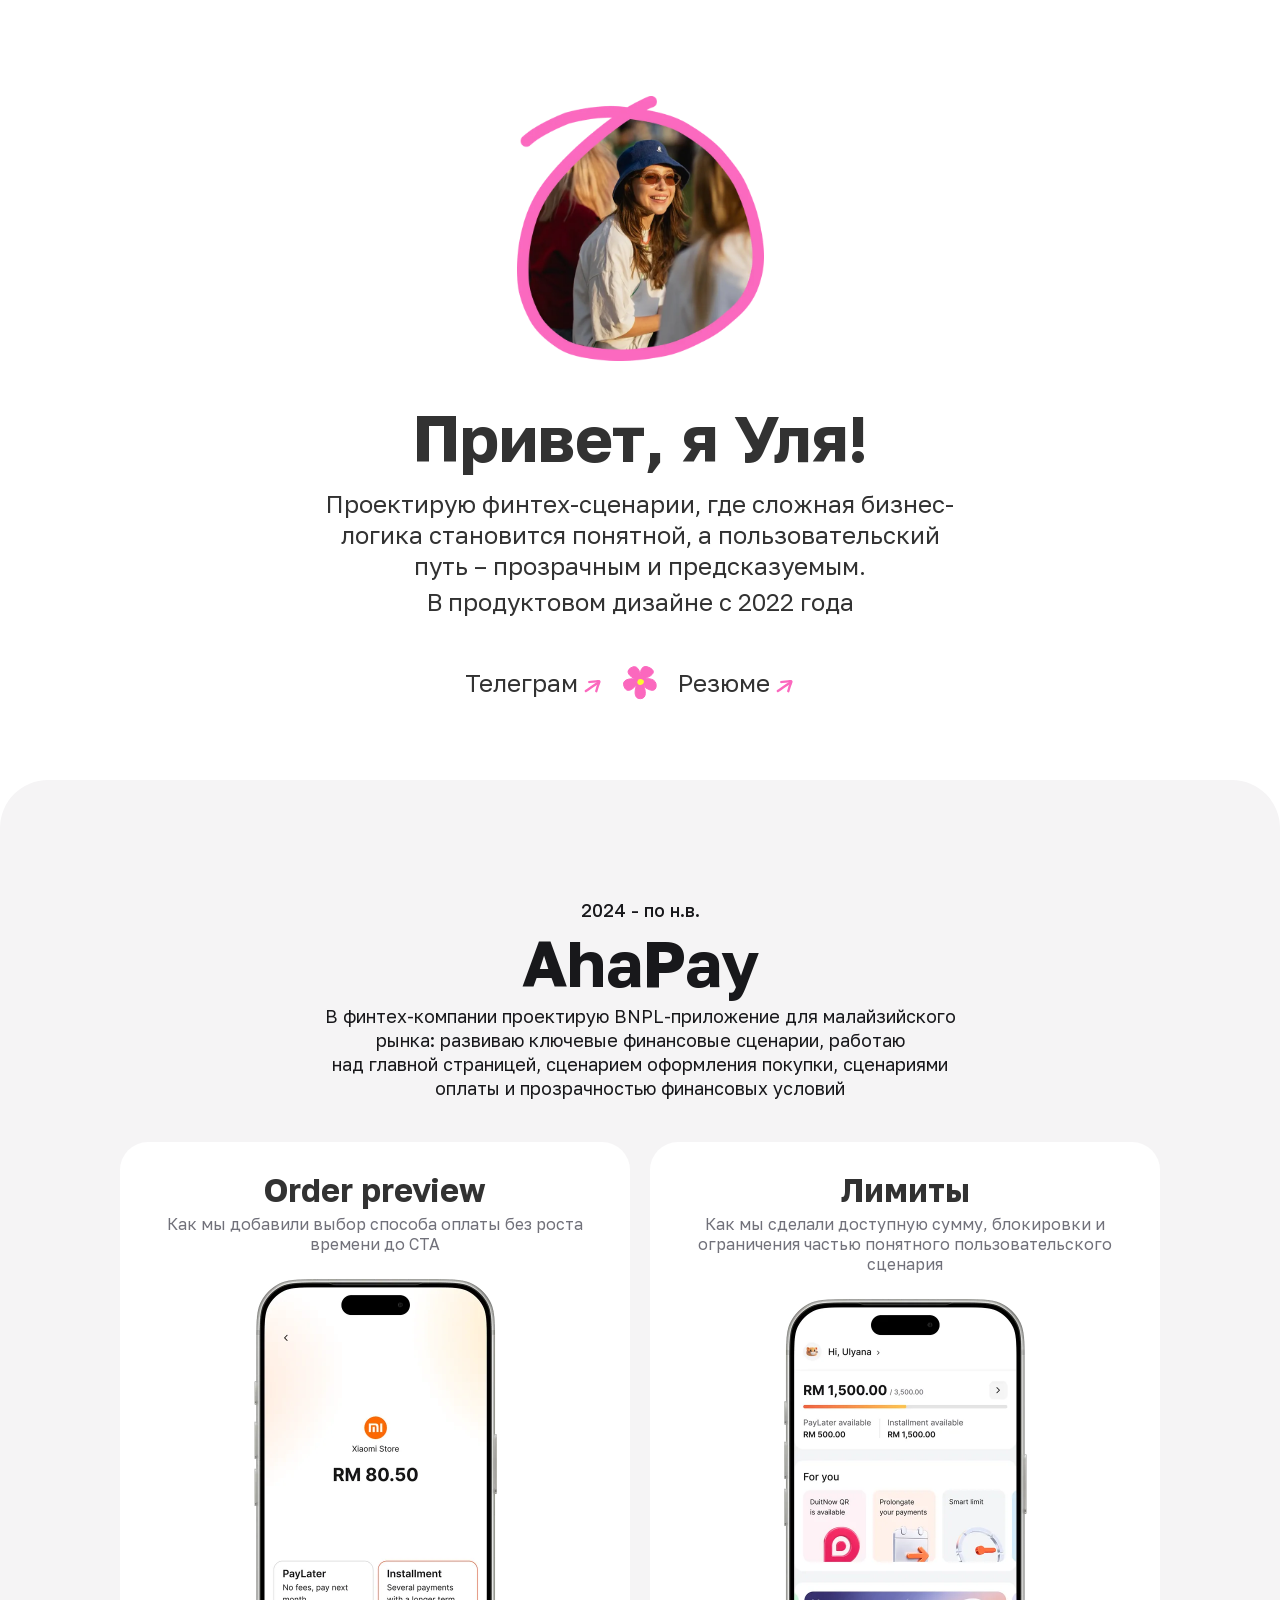
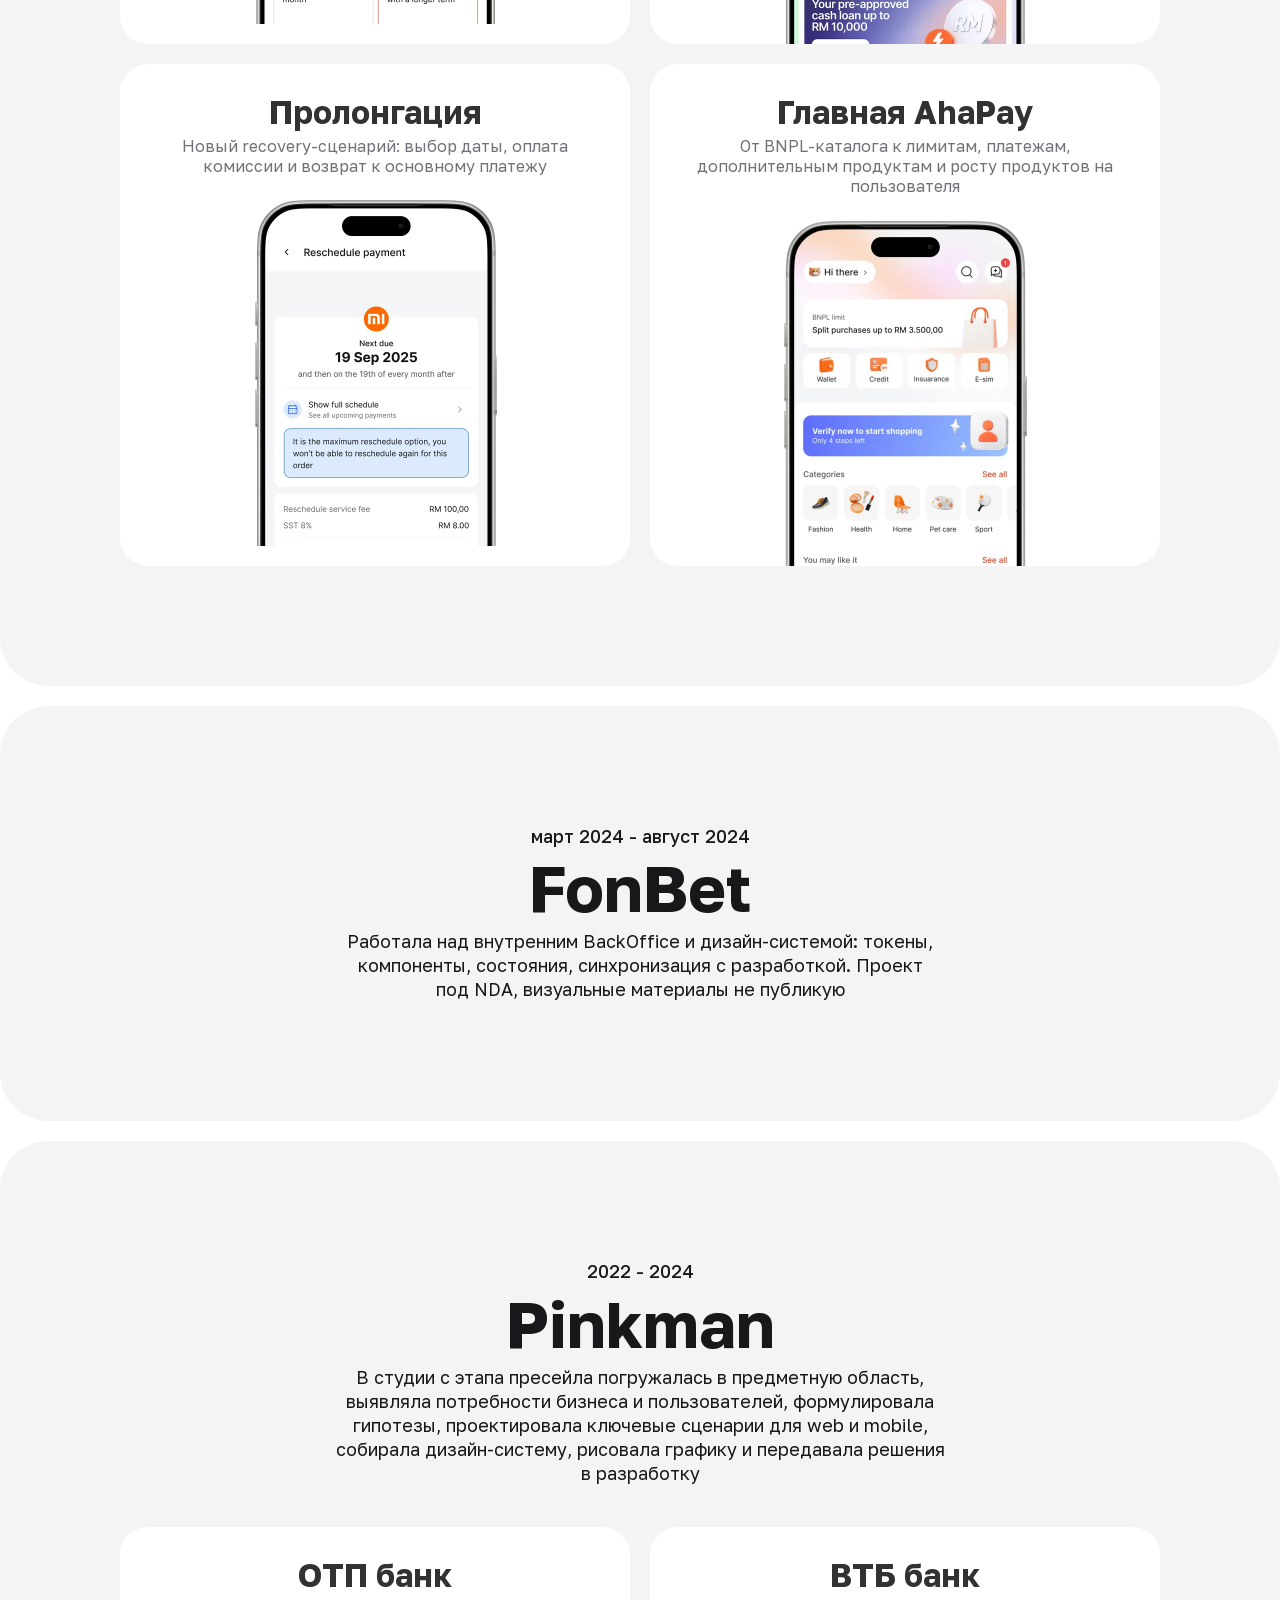
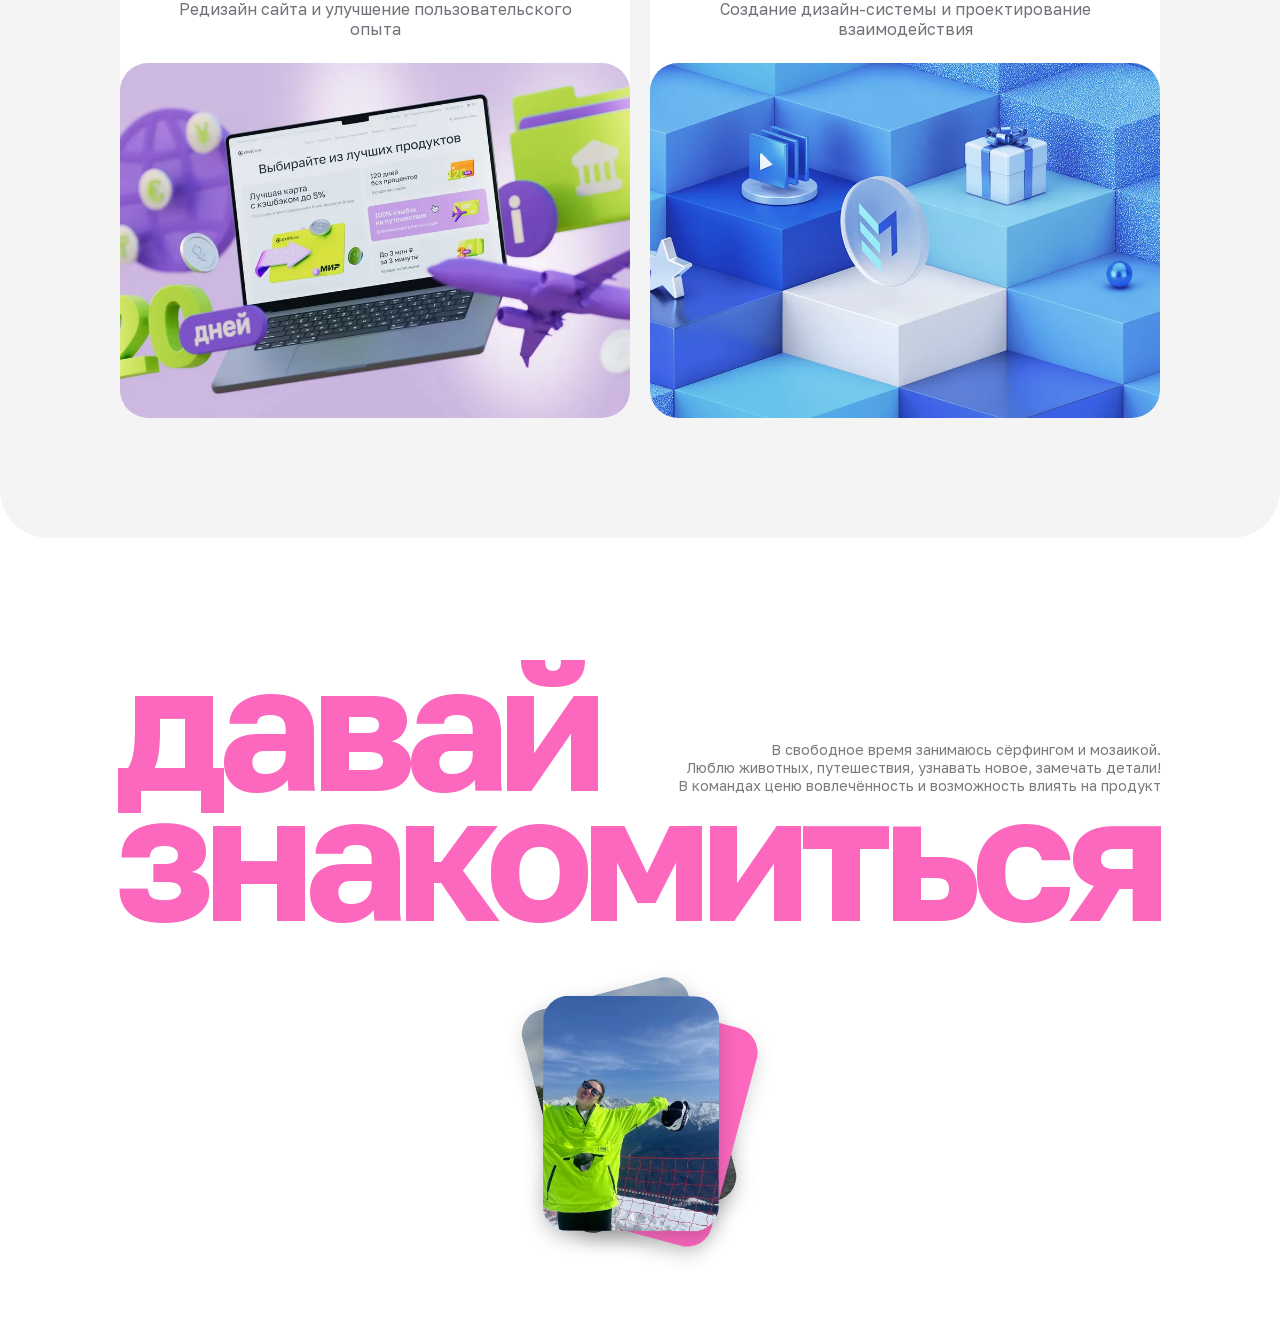
<file: index.html>
<!DOCTYPE html><html lang="ru"><head><meta charset="utf-8"><meta name="viewport" content="width=device-width, initial-scale=1"><meta name="description" content="Портфолио продуктового дизайнера"><title>Ulyana Gribenchenko — Product designer</title><meta name="astro-view-transitions-enabled" content="true"><meta name="astro-view-transitions-fallback" content="animate"><script type="module" src="/_astro/ClientRouter.astro_astro_type_script_index_0_lang.BPtF_hcX.js"></script><link rel="preload" as="image" href="/case-assets/hero-video-mask.png"><link rel="preload" as="image" href="/case-assets/video/hero-demo-poster.jpg"><link rel="preload" as="image" href="/case-assets/reschedule-hero-mask.png"><link rel="preload" as="image" href="/case-assets/video/reschedule-hero-poster.jpg"><link rel="stylesheet" href="/_astro/_astro_assets.DlFtGVP5.css"><script type="module" src="/_astro/page.Do0t9NWT.js"></script><style>[data-astro-transition-scope="astro-v5paxn7m-1"] { view-transition-name: case-order-preview; }@layer astro { ::view-transition-old(case-order-preview) { 
	animation-duration: 180ms;
	animation-timing-function: cubic-bezier(0.76, 0, 0.24, 1);
	animation-fill-mode: both;
	animation-name: astroFadeOut; }::view-transition-new(case-order-preview) { 
	animation-duration: 180ms;
	animation-timing-function: cubic-bezier(0.76, 0, 0.24, 1);
	animation-fill-mode: both;
	animation-name: astroFadeIn; }[data-astro-transition=back]::view-transition-old(case-order-preview) { 
	animation-duration: 180ms;
	animation-timing-function: cubic-bezier(0.76, 0, 0.24, 1);
	animation-fill-mode: both;
	animation-name: astroFadeOut; }[data-astro-transition=back]::view-transition-new(case-order-preview) { 
	animation-duration: 180ms;
	animation-timing-function: cubic-bezier(0.76, 0, 0.24, 1);
	animation-fill-mode: both;
	animation-name: astroFadeIn; } }[data-astro-transition-fallback="old"] [data-astro-transition-scope="astro-v5paxn7m-1"],
			[data-astro-transition-fallback="old"][data-astro-transition-scope="astro-v5paxn7m-1"] { 
	animation-duration: 180ms;
	animation-timing-function: cubic-bezier(0.76, 0, 0.24, 1);
	animation-fill-mode: both;
	animation-name: astroFadeOut; }[data-astro-transition-fallback="new"] [data-astro-transition-scope="astro-v5paxn7m-1"],
			[data-astro-transition-fallback="new"][data-astro-transition-scope="astro-v5paxn7m-1"] { 
	animation-duration: 180ms;
	animation-timing-function: cubic-bezier(0.76, 0, 0.24, 1);
	animation-fill-mode: both;
	animation-name: astroFadeIn; }[data-astro-transition=back][data-astro-transition-fallback="old"] [data-astro-transition-scope="astro-v5paxn7m-1"],
			[data-astro-transition=back][data-astro-transition-fallback="old"][data-astro-transition-scope="astro-v5paxn7m-1"] { 
	animation-duration: 180ms;
	animation-timing-function: cubic-bezier(0.76, 0, 0.24, 1);
	animation-fill-mode: both;
	animation-name: astroFadeOut; }[data-astro-transition=back][data-astro-transition-fallback="new"] [data-astro-transition-scope="astro-v5paxn7m-1"],
			[data-astro-transition=back][data-astro-transition-fallback="new"][data-astro-transition-scope="astro-v5paxn7m-1"] { 
	animation-duration: 180ms;
	animation-timing-function: cubic-bezier(0.76, 0, 0.24, 1);
	animation-fill-mode: both;
	animation-name: astroFadeIn; }</style><style>[data-astro-transition-scope="astro-v5paxn7m-2"] { view-transition-name: case-limits; }@layer astro { ::view-transition-old(case-limits) { 
	animation-duration: 180ms;
	animation-timing-function: cubic-bezier(0.76, 0, 0.24, 1);
	animation-fill-mode: both;
	animation-name: astroFadeOut; }::view-transition-new(case-limits) { 
	animation-duration: 180ms;
	animation-timing-function: cubic-bezier(0.76, 0, 0.24, 1);
	animation-fill-mode: both;
	animation-name: astroFadeIn; }[data-astro-transition=back]::view-transition-old(case-limits) { 
	animation-duration: 180ms;
	animation-timing-function: cubic-bezier(0.76, 0, 0.24, 1);
	animation-fill-mode: both;
	animation-name: astroFadeOut; }[data-astro-transition=back]::view-transition-new(case-limits) { 
	animation-duration: 180ms;
	animation-timing-function: cubic-bezier(0.76, 0, 0.24, 1);
	animation-fill-mode: both;
	animation-name: astroFadeIn; } }[data-astro-transition-fallback="old"] [data-astro-transition-scope="astro-v5paxn7m-2"],
			[data-astro-transition-fallback="old"][data-astro-transition-scope="astro-v5paxn7m-2"] { 
	animation-duration: 180ms;
	animation-timing-function: cubic-bezier(0.76, 0, 0.24, 1);
	animation-fill-mode: both;
	animation-name: astroFadeOut; }[data-astro-transition-fallback="new"] [data-astro-transition-scope="astro-v5paxn7m-2"],
			[data-astro-transition-fallback="new"][data-astro-transition-scope="astro-v5paxn7m-2"] { 
	animation-duration: 180ms;
	animation-timing-function: cubic-bezier(0.76, 0, 0.24, 1);
	animation-fill-mode: both;
	animation-name: astroFadeIn; }[data-astro-transition=back][data-astro-transition-fallback="old"] [data-astro-transition-scope="astro-v5paxn7m-2"],
			[data-astro-transition=back][data-astro-transition-fallback="old"][data-astro-transition-scope="astro-v5paxn7m-2"] { 
	animation-duration: 180ms;
	animation-timing-function: cubic-bezier(0.76, 0, 0.24, 1);
	animation-fill-mode: both;
	animation-name: astroFadeOut; }[data-astro-transition=back][data-astro-transition-fallback="new"] [data-astro-transition-scope="astro-v5paxn7m-2"],
			[data-astro-transition=back][data-astro-transition-fallback="new"][data-astro-transition-scope="astro-v5paxn7m-2"] { 
	animation-duration: 180ms;
	animation-timing-function: cubic-bezier(0.76, 0, 0.24, 1);
	animation-fill-mode: both;
	animation-name: astroFadeIn; }</style><style>[data-astro-transition-scope="astro-v5paxn7m-3"] { view-transition-name: case-reschedule-payment; }@layer astro { ::view-transition-old(case-reschedule-payment) { 
	animation-duration: 180ms;
	animation-timing-function: cubic-bezier(0.76, 0, 0.24, 1);
	animation-fill-mode: both;
	animation-name: astroFadeOut; }::view-transition-new(case-reschedule-payment) { 
	animation-duration: 180ms;
	animation-timing-function: cubic-bezier(0.76, 0, 0.24, 1);
	animation-fill-mode: both;
	animation-name: astroFadeIn; }[data-astro-transition=back]::view-transition-old(case-reschedule-payment) { 
	animation-duration: 180ms;
	animation-timing-function: cubic-bezier(0.76, 0, 0.24, 1);
	animation-fill-mode: both;
	animation-name: astroFadeOut; }[data-astro-transition=back]::view-transition-new(case-reschedule-payment) { 
	animation-duration: 180ms;
	animation-timing-function: cubic-bezier(0.76, 0, 0.24, 1);
	animation-fill-mode: both;
	animation-name: astroFadeIn; } }[data-astro-transition-fallback="old"] [data-astro-transition-scope="astro-v5paxn7m-3"],
			[data-astro-transition-fallback="old"][data-astro-transition-scope="astro-v5paxn7m-3"] { 
	animation-duration: 180ms;
	animation-timing-function: cubic-bezier(0.76, 0, 0.24, 1);
	animation-fill-mode: both;
	animation-name: astroFadeOut; }[data-astro-transition-fallback="new"] [data-astro-transition-scope="astro-v5paxn7m-3"],
			[data-astro-transition-fallback="new"][data-astro-transition-scope="astro-v5paxn7m-3"] { 
	animation-duration: 180ms;
	animation-timing-function: cubic-bezier(0.76, 0, 0.24, 1);
	animation-fill-mode: both;
	animation-name: astroFadeIn; }[data-astro-transition=back][data-astro-transition-fallback="old"] [data-astro-transition-scope="astro-v5paxn7m-3"],
			[data-astro-transition=back][data-astro-transition-fallback="old"][data-astro-transition-scope="astro-v5paxn7m-3"] { 
	animation-duration: 180ms;
	animation-timing-function: cubic-bezier(0.76, 0, 0.24, 1);
	animation-fill-mode: both;
	animation-name: astroFadeOut; }[data-astro-transition=back][data-astro-transition-fallback="new"] [data-astro-transition-scope="astro-v5paxn7m-3"],
			[data-astro-transition=back][data-astro-transition-fallback="new"][data-astro-transition-scope="astro-v5paxn7m-3"] { 
	animation-duration: 180ms;
	animation-timing-function: cubic-bezier(0.76, 0, 0.24, 1);
	animation-fill-mode: both;
	animation-name: astroFadeIn; }</style><style>[data-astro-transition-scope="astro-v5paxn7m-4"] { view-transition-name: case-redesign-main; }@layer astro { ::view-transition-old(case-redesign-main) { 
	animation-duration: 180ms;
	animation-timing-function: cubic-bezier(0.76, 0, 0.24, 1);
	animation-fill-mode: both;
	animation-name: astroFadeOut; }::view-transition-new(case-redesign-main) { 
	animation-duration: 180ms;
	animation-timing-function: cubic-bezier(0.76, 0, 0.24, 1);
	animation-fill-mode: both;
	animation-name: astroFadeIn; }[data-astro-transition=back]::view-transition-old(case-redesign-main) { 
	animation-duration: 180ms;
	animation-timing-function: cubic-bezier(0.76, 0, 0.24, 1);
	animation-fill-mode: both;
	animation-name: astroFadeOut; }[data-astro-transition=back]::view-transition-new(case-redesign-main) { 
	animation-duration: 180ms;
	animation-timing-function: cubic-bezier(0.76, 0, 0.24, 1);
	animation-fill-mode: both;
	animation-name: astroFadeIn; } }[data-astro-transition-fallback="old"] [data-astro-transition-scope="astro-v5paxn7m-4"],
			[data-astro-transition-fallback="old"][data-astro-transition-scope="astro-v5paxn7m-4"] { 
	animation-duration: 180ms;
	animation-timing-function: cubic-bezier(0.76, 0, 0.24, 1);
	animation-fill-mode: both;
	animation-name: astroFadeOut; }[data-astro-transition-fallback="new"] [data-astro-transition-scope="astro-v5paxn7m-4"],
			[data-astro-transition-fallback="new"][data-astro-transition-scope="astro-v5paxn7m-4"] { 
	animation-duration: 180ms;
	animation-timing-function: cubic-bezier(0.76, 0, 0.24, 1);
	animation-fill-mode: both;
	animation-name: astroFadeIn; }[data-astro-transition=back][data-astro-transition-fallback="old"] [data-astro-transition-scope="astro-v5paxn7m-4"],
			[data-astro-transition=back][data-astro-transition-fallback="old"][data-astro-transition-scope="astro-v5paxn7m-4"] { 
	animation-duration: 180ms;
	animation-timing-function: cubic-bezier(0.76, 0, 0.24, 1);
	animation-fill-mode: both;
	animation-name: astroFadeOut; }[data-astro-transition=back][data-astro-transition-fallback="new"] [data-astro-transition-scope="astro-v5paxn7m-4"],
			[data-astro-transition=back][data-astro-transition-fallback="new"][data-astro-transition-scope="astro-v5paxn7m-4"] { 
	animation-duration: 180ms;
	animation-timing-function: cubic-bezier(0.76, 0, 0.24, 1);
	animation-fill-mode: both;
	animation-name: astroFadeIn; }</style><style>[data-astro-transition-scope="astro-wuj5t7kd-5"] { view-transition-name: case-otp; }@layer astro { ::view-transition-old(case-otp) { 
	animation-duration: 180ms;
	animation-timing-function: cubic-bezier(0.76, 0, 0.24, 1);
	animation-fill-mode: both;
	animation-name: astroFadeOut; }::view-transition-new(case-otp) { 
	animation-duration: 180ms;
	animation-timing-function: cubic-bezier(0.76, 0, 0.24, 1);
	animation-fill-mode: both;
	animation-name: astroFadeIn; }[data-astro-transition=back]::view-transition-old(case-otp) { 
	animation-duration: 180ms;
	animation-timing-function: cubic-bezier(0.76, 0, 0.24, 1);
	animation-fill-mode: both;
	animation-name: astroFadeOut; }[data-astro-transition=back]::view-transition-new(case-otp) { 
	animation-duration: 180ms;
	animation-timing-function: cubic-bezier(0.76, 0, 0.24, 1);
	animation-fill-mode: both;
	animation-name: astroFadeIn; } }[data-astro-transition-fallback="old"] [data-astro-transition-scope="astro-wuj5t7kd-5"],
			[data-astro-transition-fallback="old"][data-astro-transition-scope="astro-wuj5t7kd-5"] { 
	animation-duration: 180ms;
	animation-timing-function: cubic-bezier(0.76, 0, 0.24, 1);
	animation-fill-mode: both;
	animation-name: astroFadeOut; }[data-astro-transition-fallback="new"] [data-astro-transition-scope="astro-wuj5t7kd-5"],
			[data-astro-transition-fallback="new"][data-astro-transition-scope="astro-wuj5t7kd-5"] { 
	animation-duration: 180ms;
	animation-timing-function: cubic-bezier(0.76, 0, 0.24, 1);
	animation-fill-mode: both;
	animation-name: astroFadeIn; }[data-astro-transition=back][data-astro-transition-fallback="old"] [data-astro-transition-scope="astro-wuj5t7kd-5"],
			[data-astro-transition=back][data-astro-transition-fallback="old"][data-astro-transition-scope="astro-wuj5t7kd-5"] { 
	animation-duration: 180ms;
	animation-timing-function: cubic-bezier(0.76, 0, 0.24, 1);
	animation-fill-mode: both;
	animation-name: astroFadeOut; }[data-astro-transition=back][data-astro-transition-fallback="new"] [data-astro-transition-scope="astro-wuj5t7kd-5"],
			[data-astro-transition=back][data-astro-transition-fallback="new"][data-astro-transition-scope="astro-wuj5t7kd-5"] { 
	animation-duration: 180ms;
	animation-timing-function: cubic-bezier(0.76, 0, 0.24, 1);
	animation-fill-mode: both;
	animation-name: astroFadeIn; }</style><style>[data-astro-transition-scope="astro-wuj5t7kd-6"] { view-transition-name: case-vtb; }@layer astro { ::view-transition-old(case-vtb) { 
	animation-duration: 180ms;
	animation-timing-function: cubic-bezier(0.76, 0, 0.24, 1);
	animation-fill-mode: both;
	animation-name: astroFadeOut; }::view-transition-new(case-vtb) { 
	animation-duration: 180ms;
	animation-timing-function: cubic-bezier(0.76, 0, 0.24, 1);
	animation-fill-mode: both;
	animation-name: astroFadeIn; }[data-astro-transition=back]::view-transition-old(case-vtb) { 
	animation-duration: 180ms;
	animation-timing-function: cubic-bezier(0.76, 0, 0.24, 1);
	animation-fill-mode: both;
	animation-name: astroFadeOut; }[data-astro-transition=back]::view-transition-new(case-vtb) { 
	animation-duration: 180ms;
	animation-timing-function: cubic-bezier(0.76, 0, 0.24, 1);
	animation-fill-mode: both;
	animation-name: astroFadeIn; } }[data-astro-transition-fallback="old"] [data-astro-transition-scope="astro-wuj5t7kd-6"],
			[data-astro-transition-fallback="old"][data-astro-transition-scope="astro-wuj5t7kd-6"] { 
	animation-duration: 180ms;
	animation-timing-function: cubic-bezier(0.76, 0, 0.24, 1);
	animation-fill-mode: both;
	animation-name: astroFadeOut; }[data-astro-transition-fallback="new"] [data-astro-transition-scope="astro-wuj5t7kd-6"],
			[data-astro-transition-fallback="new"][data-astro-transition-scope="astro-wuj5t7kd-6"] { 
	animation-duration: 180ms;
	animation-timing-function: cubic-bezier(0.76, 0, 0.24, 1);
	animation-fill-mode: both;
	animation-name: astroFadeIn; }[data-astro-transition=back][data-astro-transition-fallback="old"] [data-astro-transition-scope="astro-wuj5t7kd-6"],
			[data-astro-transition=back][data-astro-transition-fallback="old"][data-astro-transition-scope="astro-wuj5t7kd-6"] { 
	animation-duration: 180ms;
	animation-timing-function: cubic-bezier(0.76, 0, 0.24, 1);
	animation-fill-mode: both;
	animation-name: astroFadeOut; }[data-astro-transition=back][data-astro-transition-fallback="new"] [data-astro-transition-scope="astro-wuj5t7kd-6"],
			[data-astro-transition=back][data-astro-transition-fallback="new"][data-astro-transition-scope="astro-wuj5t7kd-6"] { 
	animation-duration: 180ms;
	animation-timing-function: cubic-bezier(0.76, 0, 0.24, 1);
	animation-fill-mode: both;
	animation-name: astroFadeIn; }</style></head><body><header class="hub-sticky-nav"><a href="https://t.me/ulyasuperrr" target="_blank" rel="noopener noreferrer" class="hub-about__link"><span class="hub-underline">Телеграм<svg class="hub-underline__svg" viewBox="0 0 310 40" preserveAspectRatio="none" fill="none" aria-hidden="true"><path d="M4.99805 20.9998C65.6267 17.4649 126.268 13.845 187.208 12.8887C226.483 12.2723 265.751 13.2796 304.998 13.9998"></path></svg></span><script type="module">document.addEventListener(`astro:page-load`,()=>{document.querySelectorAll(`.hub-underline__svg path`).forEach(e=>{let t=e.getTotalLength();e.style.transition=`none`,e.style.setProperty(`--underline-length`,String(t)),e.getBoundingClientRect(),e.style.transition=``})});</script><img class="hub-about__arrow" src="/hub-assets/arrow-icon-brand-pink.svg" alt="" width="24" height="24"></a><span class="hub-flower" tabindex="0" role="img" aria-label="Цветочек"><img class="hub-flower__img" src="/hub-assets/flower-final.svg" alt="" width="34" height="34"><span class="hub-flower__confetti" aria-hidden="true"></span></span><script type="module" src="/_astro/HoverFlower.astro_astro_type_script_index_0_lang.DEgvtJQ8.js"></script><a href="/resume.pdf" target="_blank" rel="noopener noreferrer" class="hub-about__link hub-about__link--resume"><span class="hub-underline">Резюме<svg class="hub-underline__svg" viewBox="0 0 310 40" preserveAspectRatio="none" fill="none" aria-hidden="true"><path d="M5 20.9999C26.7762 16.2245 49.5532 11.5572 71.7979 14.6666C84.9553 16.5057 97.0392 21.8432 109.987 24.3888C116.413 25.6523 123.012 25.5143 129.042 22.6388C135.981 19.3303 142.586 15.1422 150.092 13.3333C156.799 11.7168 161.702 14.6225 167.887 16.8333C181.562 21.7212 194.975 22.6234 209.252 21.3888C224.678 20.0548 239.912 17.991 255.42 18.3055C272.027 18.6422 288.409 18.867 305 17.9999"></path></svg></span><img class="hub-about__arrow" src="/hub-assets/arrow-icon-brand-pink.svg" alt="" width="24" height="24"></a></header><main class="hub-page"><section class="hub-section"><div class="container hub-about"><div class="hub-about__photo"><img src="/_astro/about-photo.BtO1Zlk3_26Vxf0.webp" alt="Уля" loading="lazy" decoding="async" width="684" height="734"></div><div class="hub-about__body"><h1 class="hub-about__title">Привет, я Уля!</h1><div class="hub-about__text"><p>Проектирую финтех-сценарии, где сложная бизнес-логика становится понятной, а&nbsp;пользовательский путь&nbsp;– прозрачным и&nbsp;предсказуемым.</p><p>В&nbsp;продуктовом дизайне с&nbsp;2022 года</p></div></div><div class="hub-about__links"><a href="https://t.me/ulyasuperrr" target="_blank" rel="noopener noreferrer" class="hub-about__link"><span class="hub-underline">Телеграм<svg class="hub-underline__svg" viewBox="0 0 310 40" preserveAspectRatio="none" fill="none" aria-hidden="true"><path d="M4.99805 20.9998C65.6267 17.4649 126.268 13.845 187.208 12.8887C226.483 12.2723 265.751 13.2796 304.998 13.9998"></path></svg></span><img class="hub-about__arrow" src="/hub-assets/arrow-icon-brand-pink.svg" alt="" width="24" height="24"></a><span class="hub-flower" tabindex="0" role="img" aria-label="Цветочек"><img class="hub-flower__img" src="/hub-assets/flower-final.svg" alt="" width="34" height="34"><span class="hub-flower__confetti" aria-hidden="true"></span></span><a href="/resume.pdf" target="_blank" rel="noopener noreferrer" class="hub-about__link hub-about__link--resume"><span class="hub-underline">Резюме<svg class="hub-underline__svg" viewBox="0 0 310 40" preserveAspectRatio="none" fill="none" aria-hidden="true"><path d="M5 20.9999C26.7762 16.2245 49.5532 11.5572 71.7979 14.6666C84.9553 16.5057 97.0392 21.8432 109.987 24.3888C116.413 25.6523 123.012 25.5143 129.042 22.6388C135.981 19.3303 142.586 15.1422 150.092 13.3333C156.799 11.7168 161.702 14.6225 167.887 16.8333C181.562 21.7212 194.975 22.6234 209.252 21.3888C224.678 20.0548 239.912 17.991 255.42 18.3055C272.027 18.6422 288.409 18.867 305 17.9999"></path></svg></span><img class="hub-about__arrow" src="/hub-assets/arrow-icon-brand-pink.svg" alt="" width="24" height="24"></a><!-- "Проекты" link + second flower — temporarily hidden per Ulyana's request
               (2026-07-30ish session), keep this markup so it can be restored quickly:
          <HoverFlower />
          <a href="#ahapay-projects" class="hub-about__link">
            Проекты
            <img class="hub-about__arrow hub-about__arrow--down" src="/hub-assets/arrow-icon-pink.svg" alt="" width="24" height="24" />
          </a>
          --></div></div></section><section class="hub-section" id="ahapay-projects"><div class="company-block"><div class="company-block__header"><p class="company-block__period">2024 - по&nbsp;н.в.</p><h2 class="company-block__title">AhaPay</h2><p class="company-block__desc">В&nbsp;финтех-компании проектирую BNPL-приложение для&nbsp;малайзийского рынка: развиваю ключевые финансовые сценарии, работаю над&nbsp;главной страницей, сценарием оформления покупки, сценариями оплаты и&nbsp;прозрачностью финансовых условий</p></div><div class="company-block__rows"><div class="company-block__row"><a class="project-card  project-card--link" href="/cases/ahapay/order-preview" data-astro-transition-scope="astro-v5paxn7m-1"><div class="project-card__text"><p class="project-card__title">Order preview</p><p class="project-card__subtitle">Как мы добавили выбор способа оплаты без роста времени до CTA</p></div><div class="project-card__thumb project-card__thumb--phone"><div class="project-card__crop"><img src="/_astro/order-preview-mockup.DShTpZwg_11Dd6l.webp" alt="Экран Order preview в AhaPay" loading="lazy" decoding="async" width="486" height="692" class="project-card__mockup"></div></div></a><a class="project-card  project-card--link" href="/cases/ahapay/limits" data-astro-transition-scope="astro-v5paxn7m-2"><div class="project-card__text"><p class="project-card__title">Лимиты</p><p class="project-card__subtitle">Как мы сделали доступную сумму, блокировки и ограничения частью понятного пользовательского сценария</p></div><div class="project-card__thumb project-card__thumb--phone"><div class="project-card__crop"><img src="/_astro/limits-mockup.BnjMSxxi_28wl1C.webp" alt="Главный экран AhaPay с блоком лимитов" loading="lazy" decoding="async" width="486" height="692" class="project-card__mockup"></div></div></a><a class="project-card  project-card--link" href="/cases/ahapay/reschedule-payment" data-astro-transition-scope="astro-v5paxn7m-3"><div class="project-card__text"><p class="project-card__title">Пролонгация</p><p class="project-card__subtitle">Новый recovery-сценарий: выбор даты, оплата комиссии и возврат к основному платежу</p></div><div class="project-card__thumb project-card__thumb--phone"><div class="project-card__crop"><img src="/_astro/reschedule-mockup.RJcIYENx_ZE1u8s.webp" alt="Экран Reschedule payment в AhaPay" loading="lazy" decoding="async" width="486" height="692" class="project-card__mockup"></div></div></a><a class="project-card  project-card--link" href="/cases/ahapay/redesign-main" data-astro-transition-scope="astro-v5paxn7m-4"><div class="project-card__text"><p class="project-card__title">Главная AhaPay</p><p class="project-card__subtitle">От BNPL-каталога к лимитам, платежам, дополнительным продуктам и росту продуктов на пользователя</p></div><div class="project-card__thumb project-card__thumb--phone"><div class="project-card__crop"><img src="/_astro/redesign-mockup.DgZj53MD_14x4OV.webp" alt="Три экрана AhaPay: MVP, нынешняя версия и целевая Home" loading="lazy" decoding="async" width="486" height="692" class="project-card__mockup"></div></div></a></div></div></div></section><!-- Fonbet: same company-block as AhaPay/Pinkman, header only — no case cards (NDA) --><section class="hub-section" id="fonbet-projects"><div class="company-block"><div class="company-block__header"><p class="company-block__period">март 2024 - август 2024</p><h2 class="company-block__title">FonBet</h2><p class="company-block__desc">Работала над&nbsp;внутренним BackOffice и&nbsp;дизайн-системой: токены, компоненты, состояния, синхронизация с&nbsp;разработкой. Проект под&nbsp;NDA, визуальные материалы не&nbsp;публикую</p></div></div></section><section class="hub-section" id="pinkman-projects"><div class="company-block"><div class="company-block__header"><p class="company-block__period">2022 - 2024</p><h2 class="company-block__title">Pinkman</h2><p class="company-block__desc">В&nbsp;студии с&nbsp;этапа пресейла погружалась в&nbsp;предметную область, выявляла потребности бизнеса и&nbsp;пользователей, формулировала гипотезы, проектировала ключевые сценарии для&nbsp;web и&nbsp;mobile, собирала дизайн-систему, рисовала графику и&nbsp;передавала решения<br>в&nbsp;разработку</p></div><div class="company-block__rows"><div class="company-block__row"><a class="project-card project-card--wide project-card--link" href="/cases/pinkman/otp" data-astro-transition-scope="astro-wuj5t7kd-5"><div class="project-card__text"><p class="project-card__title">ОТП банк</p><p class="project-card__subtitle">Редизайн сайта и улучшение пользовательского опыта</p></div><div class="project-card__thumb project-card__thumb--wide"><div class="project-card__crop project-card__crop--wide"><img src="/_astro/otp-shot.DrPpr-Uw_ZCWj7y.webp" alt="Скриншот сайта ОТП банка" loading="lazy" decoding="async" width="1180" height="664"></div></div></a><a class="project-card project-card--wide project-card--link" href="/cases/pinkman/vtb" data-astro-transition-scope="astro-wuj5t7kd-6"><div class="project-card__text"><p class="project-card__title">ВТБ банк</p><p class="project-card__subtitle">Создание дизайн-системы и проектирование взаимодействия</p></div><div class="project-card__thumb project-card__thumb--wide"><div class="project-card__crop project-card__crop--wide"><img src="/_astro/vtb-shot.DI-bVUmL_1qln8h.webp" alt="3D-иллюстрация в фирменных цветах ВТБ" loading="lazy" decoding="async" width="1180" height="664"></div></div></a></div></div></div></section><section class="hub-section" id="closing"><div class="closing__frame"><div class="closing__stage"><div class="closing__row"><!-- [try, Vercel-only] Figma node 14597:44831 — plain centered layout, no more
                 flower-over-letter trick (that only existed to stand in for the "й" breve
                 in the old side-by-side arrangement), so back to one title string instead
                 of the --mobile/--desktop split. .closing__flower hidden below rather than
                 deleted, since there's no letter-gap to pin it over in this layout and the
                 reference screenshot doesn't show it anywhere else either. --><div class="closing__head"><p class="closing__title">давай<br>знакомиться</p><p class="closing__desc">В&nbsp;свободное время занимаюсь сёрфингом и&nbsp;мозаикой.<br>Люблю животных, путешествия, узнавать новое, замечать детали!<br>В&nbsp;командах ценю вовлечённость и&nbsp;возможность влиять на&nbsp;продукт</p></div></div><div class="closing__flower"><span class="hub-flower" tabindex="0" role="img" aria-label="Цветочек"><img class="hub-flower__img" src="/hub-assets/flower-white.svg" alt="" width="73" height="73"><span class="hub-flower__confetti" aria-hidden="true"></span></span></div><div class="closing__pile"><div class="closing__photo closing__photo--ski"><img src="/_astro/footer-ski.QTlZStUj_CJ0On.webp" alt loading="lazy" decoding="async" width="600" height="800"></div><a class="closing__photo closing__photo--card" href="https://t.me/ulyasuperrr" target="_blank" rel="noopener noreferrer" aria-label="Написать в Телеграм"><img src="/hub-assets/footer-tg-card.svg" alt="" width="199" height="265"></a><div class="closing__photo closing__photo--cat"><img src="/_astro/footer-cat.BjU4pluS_1jhkWo.webp" alt loading="lazy" decoding="async" width="600" height="800"></div><div class="closing__photo closing__photo--raincoat"><img src="/_astro/footer-raincoat.BQKFccD__3z1cR.webp" alt loading="lazy" decoding="async" width="600" height="800"></div><div class="closing__photo closing__photo--dog"><img src="/_astro/footer-dog-sleepy.B7kOMDW3_Z2jdAhs.webp" alt loading="lazy" decoding="async" width="600" height="800"></div><div class="closing__photo closing__photo--surf"><img src="/_astro/footer-wakesurf.tektK0pz_2nlOWB.webp" alt loading="lazy" decoding="async" width="600" height="800"></div></div></div></div></section></main><script type="module">document.addEventListener(`astro:page-load`,()=>{let e=new IntersectionObserver(t=>{for(let n of t)n.isIntersecting&&(n.target.classList.add(`is-visible`),e.unobserve(n.target))},{threshold:.15});document.querySelectorAll(`.reveal:not(.is-visible)`).forEach(t=>e.observe(t)),document.querySelectorAll(`video[autoplay]`).forEach(e=>{e.readyState===0&&e.load(),e.play().catch(()=>{})})});</script></body></html><script type="module">var e=!1;window.addEventListener(`popstate`,()=>{e=!0}),document.addEventListener(`astro:page-load`,()=>{e||window.scrollTo(0,0),e=!1});var t=null;document.addEventListener(`astro:page-load`,()=>{t?.();let e=document.querySelector(`.hub-about__links`),n=document.querySelector(`.hub-sticky-nav`);if(!e||!n)return;let r=new IntersectionObserver(([e])=>{let t=!e.isIntersecting&&e.boundingClientRect.top<0;n.classList.toggle(`is-visible`,t)},{threshold:0});r.observe(e),t=()=>r.disconnect()});</script>
</file>
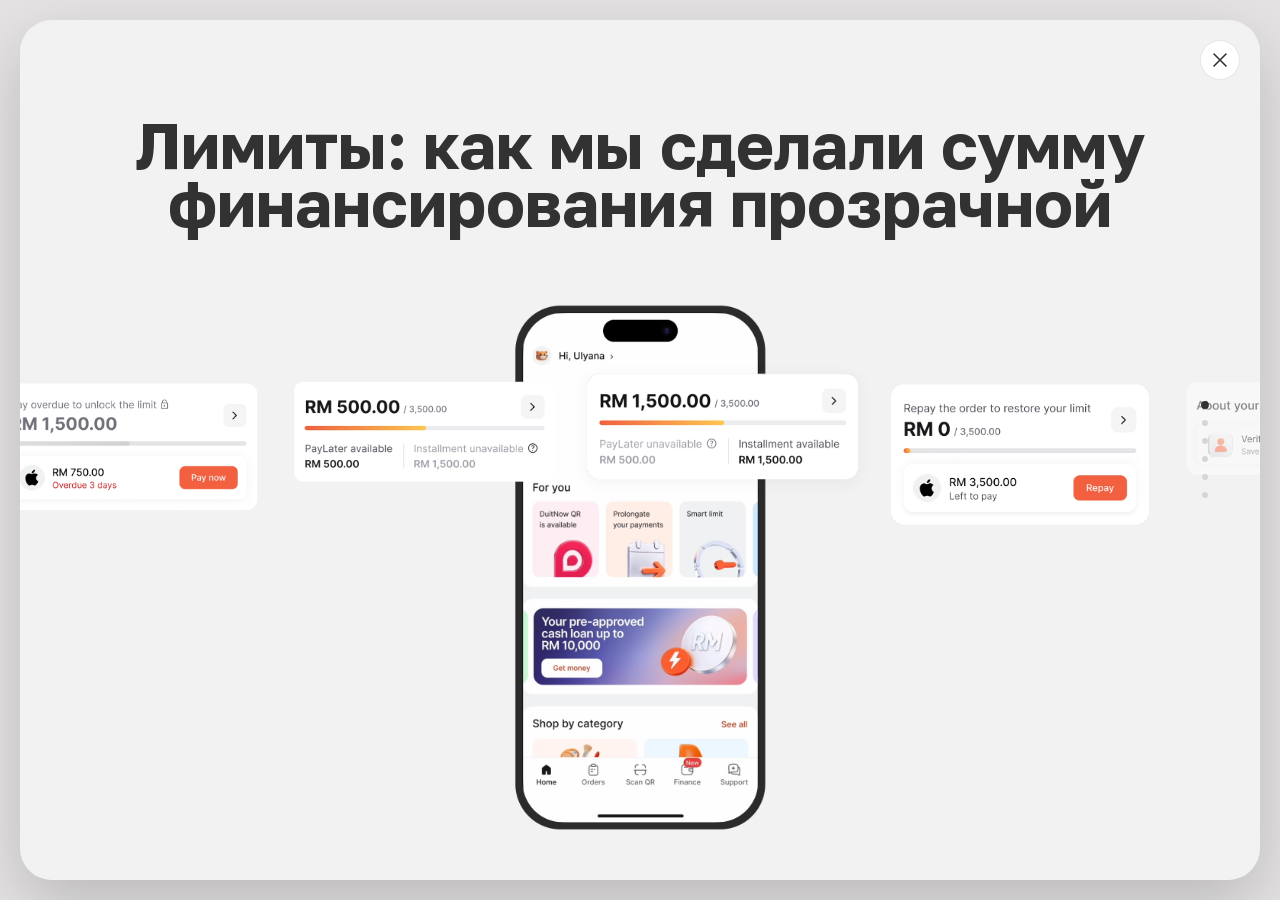
<file: cases/ahapay/limits/index.html>
<!DOCTYPE html><html lang="ru"><head><meta charset="utf-8"><meta name="viewport" content="width=device-width, initial-scale=1"><meta name="description" content="Как мы сделали сумму финансирования прозрачной — кейс лимитов в AhaPay"><title>Лимиты — AhaPay | Ulyana Gribenchenko</title><meta name="astro-view-transitions-enabled" content="true"><meta name="astro-view-transitions-fallback" content="animate"><script type="module" src="/_astro/ClientRouter.astro_astro_type_script_index_0_lang.BPtF_hcX.js"></script><link rel="stylesheet" href="/_astro/_astro_assets.DlFtGVP5.css"><link rel="stylesheet" href="/_astro/case.RozXi8Ep.css"><style>#context[data-astro-cid-bcc5n24s].section{padding-top:11px}#top[data-astro-cid-bcc5n24s].hero{overflow-x:clip}@media (width>=900px){#context[data-astro-cid-bcc5n24s].section{padding-top:20px}}
</style><script type="module" src="/_astro/page.Do0t9NWT.js"></script><style>[data-astro-transition-scope="astro-6rfnnncv-1"] { view-transition-name: case-limits; }@layer astro { ::view-transition-old(case-limits) { 
	animation-duration: 180ms;
	animation-timing-function: cubic-bezier(0.76, 0, 0.24, 1);
	animation-fill-mode: both;
	animation-name: astroFadeOut; }::view-transition-new(case-limits) { 
	animation-duration: 180ms;
	animation-timing-function: cubic-bezier(0.76, 0, 0.24, 1);
	animation-fill-mode: both;
	animation-name: astroFadeIn; }[data-astro-transition=back]::view-transition-old(case-limits) { 
	animation-duration: 180ms;
	animation-timing-function: cubic-bezier(0.76, 0, 0.24, 1);
	animation-fill-mode: both;
	animation-name: astroFadeOut; }[data-astro-transition=back]::view-transition-new(case-limits) { 
	animation-duration: 180ms;
	animation-timing-function: cubic-bezier(0.76, 0, 0.24, 1);
	animation-fill-mode: both;
	animation-name: astroFadeIn; } }[data-astro-transition-fallback="old"] [data-astro-transition-scope="astro-6rfnnncv-1"],
			[data-astro-transition-fallback="old"][data-astro-transition-scope="astro-6rfnnncv-1"] { 
	animation-duration: 180ms;
	animation-timing-function: cubic-bezier(0.76, 0, 0.24, 1);
	animation-fill-mode: both;
	animation-name: astroFadeOut; }[data-astro-transition-fallback="new"] [data-astro-transition-scope="astro-6rfnnncv-1"],
			[data-astro-transition-fallback="new"][data-astro-transition-scope="astro-6rfnnncv-1"] { 
	animation-duration: 180ms;
	animation-timing-function: cubic-bezier(0.76, 0, 0.24, 1);
	animation-fill-mode: both;
	animation-name: astroFadeIn; }[data-astro-transition=back][data-astro-transition-fallback="old"] [data-astro-transition-scope="astro-6rfnnncv-1"],
			[data-astro-transition=back][data-astro-transition-fallback="old"][data-astro-transition-scope="astro-6rfnnncv-1"] { 
	animation-duration: 180ms;
	animation-timing-function: cubic-bezier(0.76, 0, 0.24, 1);
	animation-fill-mode: both;
	animation-name: astroFadeOut; }[data-astro-transition=back][data-astro-transition-fallback="new"] [data-astro-transition-scope="astro-6rfnnncv-1"],
			[data-astro-transition=back][data-astro-transition-fallback="new"][data-astro-transition-scope="astro-6rfnnncv-1"] { 
	animation-duration: 180ms;
	animation-timing-function: cubic-bezier(0.76, 0, 0.24, 1);
	animation-fill-mode: both;
	animation-name: astroFadeIn; }</style></head><body><a href="/" class="case-shell__close" aria-label="Закрыть кейс" title="Закрыть"><svg width="16" height="16" viewBox="0 0 16 16" fill="none" aria-hidden="true"><path d="M2 2L14 14M14 2L2 14" stroke="currentColor" stroke-width="1.6" stroke-linecap="round"></path></svg></a><nav class="case-toc" aria-label="Разделы кейса"><div class="case-toc__dots"><a href="#top" class="case-toc__dot" data-section="top" aria-label="Обзор"></a><a href="#context" class="case-toc__dot" data-section="context" aria-label="Проблемы и решения"></a><a href="#widget-logic" class="case-toc__dot" data-section="widget-logic" aria-label="Логика виджетов"></a><a href="#blocked-flow" class="case-toc__dot" data-section="blocked-flow" aria-label="Частичная блокировка"></a><a href="#interview" class="case-toc__dot" data-section="interview" aria-label="Интервью"></a><a href="#results-metrics" class="case-toc__dot" data-section="results-metrics" aria-label="Результаты"></a></div><div class="case-toc__popover-zone"><div class="case-toc__popover"><ul><li><a href="#top" data-section="top">Обзор</a></li><li><a href="#context" data-section="context">Проблемы и решения</a></li><li><a href="#widget-logic" data-section="widget-logic">Логика виджетов</a></li><li><a href="#blocked-flow" data-section="blocked-flow">Частичная блокировка</a></li><li><a href="#interview" data-section="interview">Интервью</a></li><li><a href="#results-metrics" data-section="results-metrics">Результаты</a></li></ul></div></div></nav><div data-astro-transition-scope="astro-6rfnnncv-1" class="case-shell"><div class="case-shell__content"><main data-astro-cid-bcc5n24s><!-- HERO --><section id="top" class="section hero" data-astro-cid-bcc5n24s><div class="container" data-astro-cid-bcc5n24s><div class="hero__titleblock" data-astro-cid-bcc5n24s><h1 class="hero__title" data-astro-cid-bcc5n24s>Лимиты: как&nbsp;мы сделали сумму финансирования прозрачной</h1></div><!-- desktop only (hidden <900px, see .hero-main-desktop in case.css). Animated
             "magnetic belt" (script below). Pieces are served at their full native width
             (≈3.5x the 1100px layout) at quality 100 — the small UI text goes soft at lower
             settings, and the six pieces together still weigh less than the old single
             3840px hero image (~178KB vs ~183KB webp). --><div class="entry-diagram-scroll reveal hero-main-desktop" data-astro-cid-bcc5n24s><div class="hero-belt" id="hero-belt" role="img" aria-label="Главная AhaPay с виджетом лимита и его состояния: требуется верификация, просрочка блокирует лимит, частично доступен, доступен только Installment, лимит исчерпан" data-astro-cid-bcc5n24s><img src="/_astro/phone.Bf0-NLBj_1iCSku.webp" alt style="left:40.4427cqw; top:0.1302cqw; width:19.1146cqw;" loading="eager" data-astro-cid-bcc5n24s="true" decoding="async" width="734" height="1382" class="hero-belt__phone"><img src="/_astro/c1.2TnRMLn2_2j3Slc.webp" alt data-home="0" style="left:0.0000cqw; top:4.6094cqw; width:18.8281cqw;" loading="eager" data-astro-cid-bcc5n24s="true" decoding="async" width="723" height="267" class="hero-belt__card"><img src="/_astro/c2.7WcpvngC_8h0VS.webp" alt data-home="775" style="left:20.1823cqw; top:4.6094cqw; width:18.9323cqw;" loading="eager" data-astro-cid-bcc5n24s="true" decoding="async" width="727" height="362" class="hero-belt__card"><img src="/_astro/c0.CdUWhcY2_1uDh0f.webp" alt data-home="1561" style="left:40.6510cqw; top:4.8177cqw; width:18.6979cqw;" loading="eager" data-astro-cid-bcc5n24s="true" decoding="async" width="718" height="275" class="hero-belt__card"><img src="/_astro/c3.O7JPBDj-_Z1AiUVb.webp" alt data-home="2338" style="left:60.8854cqw; top:4.6094cqw; width:18.9323cqw;" loading="eager" data-astro-cid-bcc5n24s="true" decoding="async" width="727" height="288" class="hero-belt__card"><img src="/_astro/c4.Bk0m0FgV_Z20yW5t.webp" alt data-home="3117" style="left:81.1719cqw; top:4.6094cqw; width:18.8281cqw;" loading="eager" data-astro-cid-bcc5n24s="true" decoding="async" width="723" height="401" class="hero-belt__card"></div></div><!-- «Коротко о проекте»: heading + cards in their own column so the heading sits
             at the usual section-title → content gap, not the hero's bigger one --><div style="display:flex; flex-direction:column; align-items:center; gap: var(--space-4); width: 100%;" data-astro-cid-bcc5n24s><h2 class="section-title" data-astro-cid-bcc5n24s>Коротко о&nbsp;проекте</h2><div class="grid-2 reveal" style="width: 100%;" data-astro-cid-bcc5n24s><div class="card bullet" data-astro-cid-bcc5n24s><p class="card-title" data-astro-cid-bcc5n24s>Задача</p><p class="card-text" data-astro-cid-bcc5n24s>Сделать логику лимита понятной: показать доступную сумму до&nbsp;покупки, объяснить ограничения и&nbsp;помочь пользователю продолжить оформление или&nbsp;восстановить доступ</p></div><div class="card bullet" data-astro-cid-bcc5n24s><p class="card-title" data-astro-cid-bcc5n24s>Ограничения</p><p class="card-text" data-astro-cid-bcc5n24s>Сложная логика риск-команды: доступность PayLater и&nbsp;Installment могла различаться. Нужно было учесть более 10&nbsp;состояний лимита, включая частичную блокировку</p></div><div class="card bullet" data-astro-cid-bcc5n24s><p class="card-title" data-astro-cid-bcc5n24s>Зона ответственности</p><p class="card-text" data-astro-cid-bcc5n24s>Анализ пользовательских проблем и&nbsp;ограничений продукта, формулирование и&nbsp;проверка гипотез через прототипы и&nbsp;интервью, проработка логики отображения лимита и&nbsp;сценариев восстановления доступа, дизайн, передача в&nbsp;разработку и&nbsp;дизайн-ревью</p></div><div class="card bullet" data-astro-cid-bcc5n24s><p class="card-title" data-astro-cid-bcc5n24s>Результат</p><p class="card-text" data-astro-cid-bcc5n24s>После релиза drop-off на&nbsp;экранах оформления с&nbsp;лимитом снизился с&nbsp;34% до&nbsp;27% (−7&nbsp;п.п.). Из&nbsp;заблокированного лимита 22% пользователей перешли к&nbsp;оплате просрочки</p></div></div></div></div></section><!-- CONTEXT --><section id="context" class="section" data-astro-cid-bcc5n24s><div class="container" data-astro-cid-bcc5n24s><h2 class="section-title" data-astro-cid-bcc5n24s>Проблемы и&nbsp;решения</h2><div class="grid-2 reveal" data-astro-cid-bcc5n24s><div class="card bullet span-rows-3" data-astro-cid-bcc5n24s><p class="hyp-label hyp-label--muted" data-astro-cid-bcc5n24s>проблема</p><p class="card-title" data-astro-cid-bcc5n24s>Логика лимита была невидима для&nbsp;пользователя</p><p class="card-text" data-astro-cid-bcc5n24s>Лимит работал как&nbsp;внутренняя продуктовая логика: пользователь мог столкнуться с&nbsp;ограничением уже в&nbsp;процессе оформления покупки и&nbsp;не&nbsp;понимать, что делать дальше. Это&nbsp;снижало прохождение сценария, увеличивало обращения в&nbsp;поддержку и&nbsp;ухудшало ощущение прозрачности продукта</p></div><div class="card bullet" data-astro-cid-bcc5n24s><p class="hyp-label" data-astro-cid-bcc5n24s>решение</p><p class="card-title" data-astro-cid-bcc5n24s>Показали лимит на&nbsp;главной</p><p class="card-text" data-astro-cid-bcc5n24s>Пользователь видит доступную сумму заранее и&nbsp;понимает, сколько может потратить ещё до&nbsp;начала покупки</p></div><div class="card bullet" data-astro-cid-bcc5n24s><p class="hyp-label" data-astro-cid-bcc5n24s>решение</p><p class="card-title" data-astro-cid-bcc5n24s>Добавили лимит в&nbsp;оформление покупки</p><p class="card-text" data-astro-cid-bcc5n24s>Перед подтверждением заказа показываем, сколько лимита будет использовано и&nbsp;доступен ли&nbsp;выбранный способ оплаты</p></div><div class="card bullet" data-astro-cid-bcc5n24s><p class="hyp-label" data-astro-cid-bcc5n24s>решение</p><p class="card-title" data-astro-cid-bcc5n24s>Объяснили состояния и&nbsp;ограничения</p><p class="card-text" data-astro-cid-bcc5n24s>Если лимит или&nbsp;способ оплаты недоступен, экран показывает причину ограничения и&nbsp;следующий шаг, а&nbsp;не&nbsp;просто блокирует пользователя</p></div></div></div></section><!-- BEFORE / AFTER (temporarily hidden — keep markup for later, see chat with Ulyana 2026-09-25)
    <section id="compare" class="section">
      <div class="container">
        <div class="compare reveal">
          <div class="compare__col">
            <h2 class="section-title">Было</h2>
            <div class="compare__pair">
              <div class="shot">
                <Image src={compareBefore} alt="Главный экран AhaPay без&nbsp;лимита: баннер и&nbsp;категории партнёров" width={879} height={1832} quality={100} />
              </div>
              <div class="shot">
                <Image src={compareBefore2} alt="Confirm order без&nbsp;информации о&nbsp;лимите" width={879} height={1832} quality={100} />
              </div>
            </div>
          </div>
          <div class="compare__col">
            <h2 class="section-title">Стало</h2>
            <div class="compare__pair">
              <div class="shot">
                <Image src={compareAfter} alt="Главный экран AhaPay с&nbsp;виджетом лимита: доступная сумма, PayLater и&nbsp;Installment" width={879} height={1832} quality={100} />
              </div>
              <div class="shot">
                <Image src={compareAfter2} alt="Confirm order с&nbsp;суммой, которая спишется с&nbsp;installment-лимита" width={879} height={1832} quality={100} />
              </div>
            </div>
          </div>
        </div>
      </div>
    </section>
    --><!-- LIMIT WIDGET ON HOME + CHECKOUT --><section id="widget" class="section" data-astro-cid-bcc5n24s><div class="container" data-astro-cid-bcc5n24s><h2 class="section-title" data-astro-cid-bcc5n24s>Показали лимит на&nbsp;главной<br data-astro-cid-bcc5n24s>и&nbsp;в&nbsp;сценарии оплаты</h2><p class="card-text" style="max-width: 700px; text-align: center; color: #323232; margin-top: -12px;" data-astro-cid-bcc5n24s>На&nbsp;Home пользователь видит общий статус, но&nbsp;именно при&nbsp;оформлении покупки ему важно понять влияние конкретного заказа</p><div class="entry-diagram-scroll reveal" style="margin-top: 10px;" data-astro-cid-bcc5n24s><img src="/_astro/home-and-checkout-widget.CBhn0DPU_1Xg4uo.webp" alt="Виджет лимита с&amp;nbsp;состояниями на&amp;nbsp;главном экране и&amp;nbsp;мини-виджет лимита на&amp;nbsp;всём сценарии оформления заказа" data-astro-cid-bcc5n24s="true" loading="lazy" decoding="async" width="3840" height="1671"></div></div></section><!-- WIDGET LOGIC (4 states) --><section id="widget-logic" class="section" data-astro-cid-bcc5n24s><div class="container" data-astro-cid-bcc5n24s><h2 class="section-title" data-astro-cid-bcc5n24s>Логика виджетов лимита</h2><p class="card-text" style="max-width: 700px; text-align: center; color: #323232; margin-top: -12px;" data-astro-cid-bcc5n24s>На&nbsp;Home перед покупкой пользователь видит статус своего лимита. Из‑за&nbsp;внутренних ограничений со&nbsp;стороны команды рисков у&nbsp;лимита есть большое количество вводных для&nbsp;использования, а&nbsp;у&nbsp;виджета&nbsp;– много состояний. Ниже некоторые самые часто встречающиеся</p><div class="entry-diagram-scroll reveal" style="margin-top: 10px;" data-astro-cid-bcc5n24s><img src="/_astro/widget-logic-v3.DpgmI8px_Zycuzd.webp" alt="Четыре состояния виджета лимита: требует верификации, полностью доступен, частично доступен, заблокирован" data-astro-cid-bcc5n24s="true" loading="lazy" decoding="async" width="3840" height="795"></div></div></section><!-- PARTIALLY BLOCKED LIMIT FLOW EXAMPLE --><section id="blocked-flow" class="section" data-astro-cid-bcc5n24s><div class="container" data-astro-cid-bcc5n24s><h2 class="section-title" data-astro-cid-bcc5n24s>Сделали логику лимита понятной<br data-astro-cid-bcc5n24s>в&nbsp;интерфейсе</h2><p class="card-text" style="max-width: 700px; text-align: center; color: #323232; margin-top: -12px;" data-astro-cid-bcc5n24s>Из-за&nbsp;сложной логики лимита мы&nbsp;спроектировали больше 10&nbsp;состояний виджета. Ниже&nbsp;– пример сценария, где&nbsp;часть лимита недоступна, но&nbsp;пользователь всё ещё может продолжить покупку доступным способом</p><!-- Each mockup is a real screen recording (device frame already baked into the
             video, same technique as .hero-phone — see AGENTS.md mask recipe). Nothing
             autoplays — every clip sits on its poster frame behind the "hover to watch"
             hint until the visitor deliberately hovers (or taps) it (see the script below,
             shared logic with #flow-compare-grid in order-preview.astro). --><div class="grid-3 reveal" style="margin-top: 10px;" id="scenario-grid" data-astro-cid-bcc5n24s><div style="display:flex; flex-direction:column; align-items:center; gap: var(--space-3);" data-astro-cid-bcc5n24s><div class="scenario-phone" data-astro-cid-bcc5n24s><video muted loop playsinline preload="metadata" poster="/case-assets/video/limits-scenario-1-poster.jpg" data-astro-cid-bcc5n24s><source src="/case-assets/video/limits-scenario-1.mp4" type="video/mp4" data-astro-cid-bcc5n24s></video><div class="phone-hint" aria-hidden="true" data-astro-cid-bcc5n24s><span class="phone-hint__circle" data-astro-cid-bcc5n24s><svg viewBox="0 0 24 24" fill="#fff" data-astro-cid-bcc5n24s><path d="M8 5v14l11-7z" data-astro-cid-bcc5n24s></path></svg></span><span class="phone-hint__text" data-astro-cid-bcc5n24s>Наведи<br data-astro-cid-bcc5n24s>для просмотра</span></div><div class="phone-loader" aria-hidden="true" data-astro-cid-bcc5n24s><span class="phone-loader__spinner" data-astro-cid-bcc5n24s></span><span class="phone-loader__text" data-astro-cid-bcc5n24s>Видео скоро начнётся</span></div></div><div style="text-align:center;" data-astro-cid-bcc5n24s><p class="card-title" data-astro-cid-bcc5n24s>Восстановление лимита</p><p class="card-text" style="margin-top:10px;" data-astro-cid-bcc5n24s>Показываем причину блокировки и&nbsp;ведём пользователя к&nbsp;оплате просрочки</p></div></div><div style="display:flex; flex-direction:column; align-items:center; gap: var(--space-3);" data-astro-cid-bcc5n24s><div class="scenario-phone" data-astro-cid-bcc5n24s><video muted loop playsinline preload="metadata" poster="/case-assets/video/limits-scenario-2-poster.jpg" data-astro-cid-bcc5n24s><source src="/case-assets/video/limits-scenario-2.mp4" type="video/mp4" data-astro-cid-bcc5n24s></video><div class="phone-hint" aria-hidden="true" data-astro-cid-bcc5n24s><span class="phone-hint__circle" data-astro-cid-bcc5n24s><svg viewBox="0 0 24 24" fill="#fff" data-astro-cid-bcc5n24s><path d="M8 5v14l11-7z" data-astro-cid-bcc5n24s></path></svg></span><span class="phone-hint__text" data-astro-cid-bcc5n24s>Наведи<br data-astro-cid-bcc5n24s>для просмотра</span></div><div class="phone-loader" aria-hidden="true" data-astro-cid-bcc5n24s><span class="phone-loader__spinner" data-astro-cid-bcc5n24s></span><span class="phone-loader__text" data-astro-cid-bcc5n24s>Видео скоро начнётся</span></div></div><div style="text-align:center;" data-astro-cid-bcc5n24s><p class="card-title" data-astro-cid-bcc5n24s>Заказ не&nbsp;подходит для&nbsp;PayLater</p><p class="card-text" style="margin-top:10px;" data-astro-cid-bcc5n24s>Если заказ нельзя оформить через&nbsp;PayLater, а&nbsp;Installment заблокирован, после&nbsp;скана QR ведём пользователя к&nbsp;оплате просрочки и&nbsp;даём продолжить заказ</p></div></div><div style="display:flex; flex-direction:column; align-items:center; gap: var(--space-3);" data-astro-cid-bcc5n24s><div class="scenario-phone" data-astro-cid-bcc5n24s><video muted loop playsinline preload="metadata" poster="/case-assets/video/limits-scenario-3-poster.jpg" data-astro-cid-bcc5n24s><source src="/case-assets/video/limits-scenario-3.mp4" type="video/mp4" data-astro-cid-bcc5n24s></video><div class="phone-hint" aria-hidden="true" data-astro-cid-bcc5n24s><span class="phone-hint__circle" data-astro-cid-bcc5n24s><svg viewBox="0 0 24 24" fill="#fff" data-astro-cid-bcc5n24s><path d="M8 5v14l11-7z" data-astro-cid-bcc5n24s></path></svg></span><span class="phone-hint__text" data-astro-cid-bcc5n24s>Наведи<br data-astro-cid-bcc5n24s>для просмотра</span></div><div class="phone-loader" aria-hidden="true" data-astro-cid-bcc5n24s><span class="phone-loader__spinner" data-astro-cid-bcc5n24s></span><span class="phone-loader__text" data-astro-cid-bcc5n24s>Видео скоро начнётся</span></div></div><div style="text-align:center;" data-astro-cid-bcc5n24s><p class="card-title" data-astro-cid-bcc5n24s>Заказ можно оплатить через&nbsp;PayLater</p><p class="card-text" style="margin-top:10px;" data-astro-cid-bcc5n24s>Если заказ подходит под&nbsp;условия PayLater, даём продолжить оплату доступным способом, но&nbsp;показываем, что&nbsp;Installment временно недоступен</p></div></div></div></div></section><script type="module">document.addEventListener(`astro:page-load`,()=>{let e=document.getElementById(`hero-belt`);if(!e||matchMedia(`(prefers-reduced-motion: reduce)`).matches)return;let t=[...e.querySelectorAll(`.hero-belt__card`)],n=t.map(e=>Number(e.dataset.home)),r=t.map((e,t)=>t===2?3:0),i=e=>((e+2.5)%5+5)%5-2.5,a=e=>e-.9*Math.sin(2*Math.PI*e)/(2*Math.PI),o=e=>{let t=Math.floor(e),n=e-t;return t+1-(1-n)**2},s=(e,t,n)=>{let r=Math.min(1,Math.max(0,(n-e)/(t-e)));return r*r*(3-2*r)},c=0,l=null,u=!1;new IntersectionObserver(([e])=>u=e.isIntersecting,{threshold:.1}).observe(e);let d=f=>{if(!e.isConnected)return;l!==null&&u&&document.visibilityState===`visible`&&(c+=Math.min(f-l,50)),l=f;let p=o(c/2800),m=e.clientWidth/3840;t.forEach((e,t)=>{let o=a(i(t-2-p)),c=Math.abs(o),l=1-s(0,1,c),u=1558+o*779+r[t];e.style.setProperty(`--dx`,String((u-n[t])/38.4)),e.style.setProperty(`--dy`,String((1-l)*20/38.4)),e.style.setProperty(`--s`,String(.94+.06*l)),e.style.opacity=String(1-s(2.05,2.5,c)),e.style.zIndex=c<.5?`5`:`3`,e.style.filter=`drop-shadow(0 ${10*l*m}px ${24*l*m}px rgba(0,0,0,${.06*l}))`}),requestAnimationFrame(d)};requestAnimationFrame(d)}),document.addEventListener(`astro:page-load`,()=>{let e=document.querySelector(`#scenario-grid`);if(!e)return;let t=Array.from(e.querySelectorAll(`.scenario-phone`));t.length&&t.forEach(e=>{let t=e.querySelector(`video`),n=e.querySelector(`.phone-loader`),r=e.querySelector(`.phone-hint`);if(!t)return;let i=()=>r?.classList.remove(`is-hidden`),a=()=>r?.classList.add(`is-hidden`),o=()=>n?.classList.remove(`is-visible`),s=()=>{a(),n?.classList.add(`is-visible`),t.play().catch(()=>{})},c=()=>{t.pause(),t.currentTime=0,o(),i()};t.addEventListener(`playing`,o);let l=null;e.addEventListener(`mouseenter`,()=>{l=window.setTimeout(()=>{l=null,s()},250)}),e.addEventListener(`mouseleave`,()=>{if(l){clearTimeout(l),l=null;return}c()}),e.addEventListener(`click`,()=>{t.paused?s():c()})})});</script><!-- INTERVIEWS --><section id="interview" class="section" data-astro-cid-bcc5n24s><div class="container" data-astro-cid-bcc5n24s><h2 class="section-title" data-astro-cid-bcc5n24s>Что показали интервью пользователей</h2><p class="card-text" style="max-width: 700px; text-align: center; color: #323232; margin-top: -12px;" data-astro-cid-bcc5n24s>Вместе с&nbsp;ресёрчером мы провели серию интервью с&nbsp;пользователями AhaPay, чтобы понять, как&nbsp;они воспринимают лимит, PayLater / Installment и&nbsp;состояния блокировки</p><div class="entry-diagram-scroll reveal" style="max-width: 770px;" data-astro-cid-bcc5n24s><img src="/_astro/interview-confluence.Bprhleqj_Z1EAhLs.webp" alt="Саммари интервью по&amp;nbsp;респондентам в&amp;nbsp;Confluence" style="border-radius: 24px;" data-astro-cid-bcc5n24s="true" loading="lazy" decoding="async" width="2880" height="1584"></div><div class="grid-2 reveal" style="margin-top: 48px;" data-astro-cid-bcc5n24s><div class="card card--white bullet" data-astro-cid-bcc5n24s><p class="card-title" data-astro-cid-bcc5n24s>Лимит нужен до&nbsp;покупки</p><p class="card-text" data-astro-cid-bcc5n24s>Пользователи хотят заранее понимать, сколько им&nbsp;доступно и&nbsp;могут ли&nbsp;они совершить покупку</p></div><div class="card card--white bullet" data-astro-cid-bcc5n24s><p class="card-title" data-astro-cid-bcc5n24s>PayLater и&nbsp;Installment нужно связать</p><p class="card-text" data-astro-cid-bcc5n24s>Без&nbsp;явной связи два способа оплаты могут восприниматься как&nbsp;отдельные лимиты</p></div><div class="card card--white bullet" data-astro-cid-bcc5n24s><p class="card-title" data-astro-cid-bcc5n24s>Блокировка должна вести к&nbsp;действию</p><p class="card-text" data-astro-cid-bcc5n24s>Состояние блокировки работает лучше, когда есть причина ограничения и&nbsp;понятный следующий шаг</p></div><div class="card card--white bullet" data-astro-cid-bcc5n24s><p class="card-title" data-astro-cid-bcc5n24s>Главный вывод</p><p class="card-text" data-astro-cid-bcc5n24s>Лимит должен работать как&nbsp;система состояний: на&nbsp;главной показывать общий финансовый статус, при&nbsp;оформлении покупки&nbsp;– влияние заказа на&nbsp;доступную сумму, а&nbsp;при&nbsp;блокировке&nbsp;– причину ограничения и&nbsp;следующий шаг</p></div></div></div></section><!-- RESULTS (METRICS) --><section id="results-metrics" class="section" data-astro-cid-bcc5n24s><div class="container" data-astro-cid-bcc5n24s><h2 class="section-title" data-astro-cid-bcc5n24s>Результаты</h2><p class="card-text" style="max-width: 700px; text-align: center; color: #323232; margin-top: -12px;" data-astro-cid-bcc5n24s>После релиза мы сравнили общие метрики оформления покупки и&nbsp;данные поддержки за&nbsp;сопоставимые периоды до&nbsp;и&nbsp;после запуска</p><div class="grid-3 reveal" style="margin-top: 10px;" data-astro-cid-bcc5n24s><div class="card card--white bullet" data-astro-cid-bcc5n24s><p class="stat-tag" data-astro-cid-bcc5n24s>−7&nbsp;п.п.</p><div class="stat-value" data-astro-cid-bcc5n24s><span data-astro-cid-bcc5n24s>34%</span><img src="/case-assets/uplift-arrow.svg" alt="→" data-astro-cid-bcc5n24s><span data-astro-cid-bcc5n24s>27%</span></div><p class="stat-label" data-astro-cid-bcc5n24s>Drop-off на&nbsp;экранах оформления с&nbsp;лимитом</p></div><div class="card card--white bullet" data-astro-cid-bcc5n24s><p class="stat-tag stat-tag--muted" data-astro-cid-bcc5n24s>новая точка входа</p><div class="stat-value" data-astro-cid-bcc5n24s><span data-astro-cid-bcc5n24s>22%</span></div><p class="stat-label" data-astro-cid-bcc5n24s>Перешли к&nbsp;оплате просрочки из&nbsp;заблокированного лимита</p></div><div class="card card--white bullet" data-astro-cid-bcc5n24s><p class="stat-tag stat-tag--muted" data-astro-cid-bcc5n24s>новая точка входа</p><div class="stat-value" data-astro-cid-bcc5n24s><span data-astro-cid-bcc5n24s>14%</span></div><p class="stat-label" data-astro-cid-bcc5n24s>Начали верификацию из&nbsp;виджета лимита до&nbsp;покупки</p></div></div><div class="card card--white bullet" style="margin-top: -12px;" data-astro-cid-bcc5n24s><p class="card-title" data-astro-cid-bcc5n24s>Снизилось количество вопросов в&nbsp;поддержку по&nbsp;теме лимита</p><p class="card-text" style="margin-top: 12px;" data-astro-cid-bcc5n24s>После запуска пользователи реже обращались с&nbsp;вопросами про&nbsp;доступную сумму, причины блокировки и&nbsp;недоступные способы оплаты</p></div></div></section></main></div></div><script type="module">var e=null;document.addEventListener(`astro:page-load`,()=>{e?.();let t=[],n=document.querySelector(`.case-shell__close`);if(n){let e=!1,r=t=>{if(e){t.preventDefault();return}e=!0,document.body.classList.add(`is-closing`);let n=window.history.state;n&&typeof n.index==`number`&&n.index>0&&(t.preventDefault(),history.back())};n.addEventListener(`click`,r),t.push(()=>n.removeEventListener(`click`,r));let i=t=>{t.key===`Escape`&&!e&&n.click()};document.addEventListener(`keydown`,i),t.push(()=>document.removeEventListener(`keydown`,i));let a=t=>{if(e)return;let r=t.target;r.closest(`.case-shell`)||r.closest(`.case-toc`)||r.closest(`.case-shell__close`)||n.click()};document.addEventListener(`click`,a),t.push(()=>document.removeEventListener(`click`,a))}let r=document.querySelector(`.case-toc`),i=document.querySelector(`.case-shell`);if(r&&i){let e=Array.from(r.querySelectorAll(`.case-toc__dot`)),n=Array.from(r.querySelectorAll(`.case-toc__popover a`)),a=e.map(e=>document.getElementById(e.dataset.section??``)).filter(e=>e!==null);if(a.length){let r=t=>{for(let n of e)n.classList.toggle(`is-active`,n.dataset.section===t);for(let e of n)e.classList.toggle(`is-active`,e.dataset.section===t)},o=()=>{let e=a[0];for(let t of a)t.getBoundingClientRect().top<=160&&(e=t);r(e.id)};i.addEventListener(`scroll`,o,{passive:!0}),o();let s=[...e,...n],c=e=>{let t=e.currentTarget;r(t.dataset.section??``)};for(let e of s)e.addEventListener(`click`,c);t.push(()=>{i.removeEventListener(`scroll`,o);for(let e of s)e.removeEventListener(`click`,c)})}}e=()=>t.forEach(e=>e())});</script><script type="module">document.addEventListener(`astro:page-load`,()=>{let e=new IntersectionObserver(t=>{for(let n of t)n.isIntersecting&&(n.target.classList.add(`is-visible`),e.unobserve(n.target))},{threshold:.15});document.querySelectorAll(`.reveal:not(.is-visible)`).forEach(t=>e.observe(t)),document.querySelectorAll(`video[autoplay]`).forEach(e=>{e.readyState===0&&e.load(),e.play().catch(()=>{})})});</script></body></html>
</file>
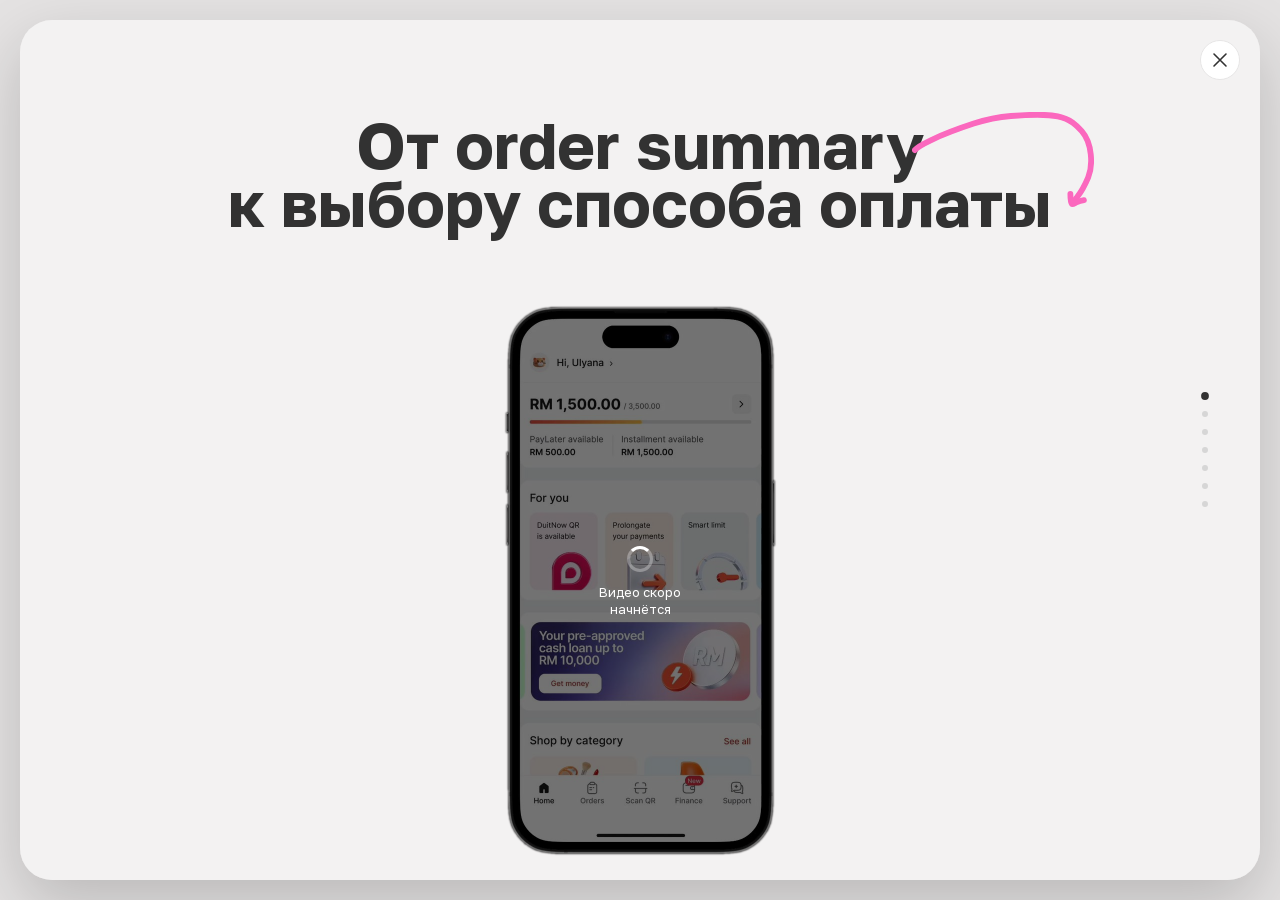
<file: cases/ahapay/order-preview/index.html>
<!DOCTYPE html><html lang="ru"><head><meta charset="utf-8"><meta name="viewport" content="width=device-width, initial-scale=1"><meta name="description" content="От order summary к выбору способа оплаты — кейс редизайна экрана Order preview в AhaPay"><title>Order preview — AhaPay | Ulyana Gribenchenko</title><meta name="astro-view-transitions-enabled" content="true"><meta name="astro-view-transitions-fallback" content="animate"><script type="module" src="/_astro/ClientRouter.astro_astro_type_script_index_0_lang.BPtF_hcX.js"></script><link rel="stylesheet" href="/_astro/_astro_assets.DlFtGVP5.css"><link rel="stylesheet" href="/_astro/case.RozXi8Ep.css"><script type="module" src="/_astro/page.Do0t9NWT.js"></script><style>[data-astro-transition-scope="astro-6rfnnncv-1"] { view-transition-name: case-order-preview; }@layer astro { ::view-transition-old(case-order-preview) { 
	animation-duration: 180ms;
	animation-timing-function: cubic-bezier(0.76, 0, 0.24, 1);
	animation-fill-mode: both;
	animation-name: astroFadeOut; }::view-transition-new(case-order-preview) { 
	animation-duration: 180ms;
	animation-timing-function: cubic-bezier(0.76, 0, 0.24, 1);
	animation-fill-mode: both;
	animation-name: astroFadeIn; }[data-astro-transition=back]::view-transition-old(case-order-preview) { 
	animation-duration: 180ms;
	animation-timing-function: cubic-bezier(0.76, 0, 0.24, 1);
	animation-fill-mode: both;
	animation-name: astroFadeOut; }[data-astro-transition=back]::view-transition-new(case-order-preview) { 
	animation-duration: 180ms;
	animation-timing-function: cubic-bezier(0.76, 0, 0.24, 1);
	animation-fill-mode: both;
	animation-name: astroFadeIn; } }[data-astro-transition-fallback="old"] [data-astro-transition-scope="astro-6rfnnncv-1"],
			[data-astro-transition-fallback="old"][data-astro-transition-scope="astro-6rfnnncv-1"] { 
	animation-duration: 180ms;
	animation-timing-function: cubic-bezier(0.76, 0, 0.24, 1);
	animation-fill-mode: both;
	animation-name: astroFadeOut; }[data-astro-transition-fallback="new"] [data-astro-transition-scope="astro-6rfnnncv-1"],
			[data-astro-transition-fallback="new"][data-astro-transition-scope="astro-6rfnnncv-1"] { 
	animation-duration: 180ms;
	animation-timing-function: cubic-bezier(0.76, 0, 0.24, 1);
	animation-fill-mode: both;
	animation-name: astroFadeIn; }[data-astro-transition=back][data-astro-transition-fallback="old"] [data-astro-transition-scope="astro-6rfnnncv-1"],
			[data-astro-transition=back][data-astro-transition-fallback="old"][data-astro-transition-scope="astro-6rfnnncv-1"] { 
	animation-duration: 180ms;
	animation-timing-function: cubic-bezier(0.76, 0, 0.24, 1);
	animation-fill-mode: both;
	animation-name: astroFadeOut; }[data-astro-transition=back][data-astro-transition-fallback="new"] [data-astro-transition-scope="astro-6rfnnncv-1"],
			[data-astro-transition=back][data-astro-transition-fallback="new"][data-astro-transition-scope="astro-6rfnnncv-1"] { 
	animation-duration: 180ms;
	animation-timing-function: cubic-bezier(0.76, 0, 0.24, 1);
	animation-fill-mode: both;
	animation-name: astroFadeIn; }</style></head><body><a href="/" class="case-shell__close" aria-label="Закрыть кейс" title="Закрыть"><svg width="16" height="16" viewBox="0 0 16 16" fill="none" aria-hidden="true"><path d="M2 2L14 14M14 2L2 14" stroke="currentColor" stroke-width="1.6" stroke-linecap="round"></path></svg></a><nav class="case-toc" aria-label="Разделы кейса"><div class="case-toc__dots"><a href="#top" class="case-toc__dot" data-section="top" aria-label="Обзор"></a><a href="#context" class="case-toc__dot" data-section="context" aria-label="Проблемы и решения"></a><a href="#compare" class="case-toc__dot" data-section="compare" aria-label="Было / Стало"></a><a href="#whyui" class="case-toc__dot" data-section="whyui" aria-label="Почему UI изменился"></a><a href="#flow-compare" class="case-toc__dot" data-section="flow-compare" aria-label="PayLater короче Installment"></a><a href="#interview" class="case-toc__dot" data-section="interview" aria-label="Интервью пользователей"></a><a href="#results" class="case-toc__dot" data-section="results" aria-label="Результаты"></a></div><div class="case-toc__popover-zone"><div class="case-toc__popover"><ul><li><a href="#top" data-section="top">Обзор</a></li><li><a href="#context" data-section="context">Проблемы и решения</a></li><li><a href="#compare" data-section="compare">Было / Стало</a></li><li><a href="#whyui" data-section="whyui">Почему UI изменился</a></li><li><a href="#flow-compare" data-section="flow-compare">PayLater короче Installment</a></li><li><a href="#interview" data-section="interview">Интервью пользователей</a></li><li><a href="#results" data-section="results">Результаты</a></li></ul></div></div></nav><div data-astro-transition-scope="astro-6rfnnncv-1" class="case-shell"><div class="case-shell__content"><main><!-- HERO --><section id="top" class="section hero"><div class="container"><div class="hero__titleblock"><h1 class="hero__title">От order summary<br>к&nbsp;выбору способа оплаты</h1><img class="hero__squiggle" src="/case-assets/hero-arrow.svg" alt=""></div><div class="hero-phone reveal"><video autoplay muted loop playsinline preload="metadata" poster="/case-assets/video/hero-demo-poster.jpg"><source src="/case-assets/video/hero-demo.mp4" type="video/mp4"></video><div class="phone-loader" aria-hidden="true"><span class="phone-loader__spinner"></span><span class="phone-loader__text">Видео скоро начнётся</span></div></div><!-- «Коротко о проекте»: heading + cards in their own column so the heading sits
             at the usual section-title → content gap, not the hero's bigger one --><div style="display:flex; flex-direction:column; align-items:center; gap: var(--space-4); width: 100%;"><h2 class="section-title">Коротко о&nbsp;проекте</h2><div class="grid-2 reveal" style="width: 100%;"><div class="card bullet"><p class="card-title">Задача</p><p class="card-text">Встроить новый способ оплаты PayLater (оплату позже одним платежом) в&nbsp;существующий флоу рассрочки: помочь пользователю понять разницу между способами оплаты и&nbsp;выбрать подходящий после сканирования QR-кода</p></div><div class="card bullet"><p class="card-title">Ограничения</p><p class="card-text">Order Preview нельзя было убрать как&nbsp;отдельный шаг и&nbsp;объединить с&nbsp;выбором плана: по&nbsp;требованию риск-команды скоринг запускается только для&nbsp;пользователей, которые переходят к&nbsp;следующему шагу</p></div><div class="card bullet"><p class="card-title">Зона ответственности</p><p class="card-text">Анализ пользовательских сценариев и&nbsp;конкурентных решений, формулирование гипотез, подготовка прототипов и&nbsp;участие в&nbsp;интервью, проработка выбора способа оплаты и&nbsp;сокращения пути PayLater, дизайн, защита решений перед продакт-оунером, передача в&nbsp;разработку и&nbsp;дизайн-ревью</p></div><div class="card bullet"><p class="card-title">Результат</p><p class="card-text">Конверсия в&nbsp;следующий шаг выросла с&nbsp;75% до&nbsp;80%, доля возвратов назад снизилась, 90% пользователей, выбравших PayLater, заканчивали флоу, а&nbsp;время до&nbsp;основного действия осталось почти без&nbsp;изменений (несмотря на&nbsp;добавление дополнительного выбора)</p></div></div></div></div></section><script type="module">document.addEventListener(`astro:page-load`,()=>{let e=document.querySelector(`.hero-phone`),t=e?.querySelector(`video`),n=e?.querySelector(`.phone-loader`);!t||!n||((t.paused||t.readyState<3)&&n.classList.add(`is-visible`),t.addEventListener(`playing`,()=>n.classList.remove(`is-visible`)))});</script><!-- CONTEXT --><section id="context" class="section"><div class="container"><h2 class="section-title">Проблемы и&nbsp;решения</h2><div class="grid-2 reveal"><div class="card bullet"><p class="hyp-label hyp-label--muted">Что нужно было учесть</p><p class="card-title">Экран поддерживал только рассрочку</p><p class="card-text">При&nbsp;запуске PayLater нужно было добавить выбор между оплатой позже одним платежом и&nbsp;рассрочкой</p></div><div class="card bullet"><p class="hyp-label">Как решили</p><p class="card-title">Добавили выбор способа оплаты</p><p class="card-text">Показала PayLater и&nbsp;Installment как&nbsp;отдельные варианты с&nbsp;короткими описаниями условий</p></div><div class="card bullet"><p class="hyp-label hyp-label--muted">Что нужно было учесть</p><p class="card-title">Технические детали отвлекали от&nbsp;главного</p><p class="card-text">Адрес магазина, номер заказа и&nbsp;время создания занимали заметное место. На&nbsp;интервью пользователям для&nbsp;проверки покупки было достаточно магазина и&nbsp;суммы</p></div><div class="card bullet"><p class="hyp-label">Как решили</p><p class="card-title">Перестроили иерархию информации</p><p class="card-text">Выделила магазин, сумму и&nbsp;способы оплаты, снизив акцент на&nbsp;технических деталях</p></div><div class="card bullet"><p class="hyp-label hyp-label--muted">Что нужно было учесть</p><p class="card-title">Объединить экраны было нельзя</p><p class="card-text">Риск-команда требовала запускать скоринг только после перехода с&nbsp;Order Preview, поэтому отказаться от&nbsp;этого экрана, убрав один шаг, и&nbsp;перенести выбор на&nbsp;экран Payment Plan не&nbsp;удалось</p></div><div class="card bullet"><p class="hyp-label">Как решили</p><p class="card-title">Сократили путь PayLater</p><p class="card-text">Я&nbsp;предложила убрать избыточные шаги после Order Preview для&nbsp;PayLater и&nbsp;сократить флоу, так&nbsp;как для&nbsp;этого плана нет рискового требования проводить глубокий скоринг, как&nbsp;для&nbsp;рассрочек. Защитила идею перед продакт-оунером, аргументируя снижением трения и&nbsp;ожидаемым ростом конверсии. Предложение согласовали и&nbsp;реализовали</p></div></div></div></section><!-- BEFORE / AFTER --><section id="compare" class="section"><div class="container"><div class="entry-diagram-scroll reveal"><img src="/_astro/before-after.C5thrmiD_tbqNo.webp" alt="Было / Стало: старая и&amp;nbsp;новая версия экрана Order preview" loading="lazy" decoding="async" width="2560" height="1442"></div></div></section><!-- WHY UI CHANGED --><section id="whyui" class="section"><div class="container"><h2 class="section-title">Почему UI тоже пришлось изменить</h2><div class="why-ui reveal"><div class="why-ui__text"><div class="card card--white bullet"><p class="card-title">Новый выбор = больше когнитивной нагрузки</p><p class="card-text">Раньше пользователь просто подтверждал заказ. Теперь&nbsp;нужно выбрать между двумя финансовыми сценариями</p></div><div class="card card--white bullet"><p class="card-title">Старый визуальный язык был слишком техническим</p><p class="card-text">При&nbsp;одном сценарии это было допустимо, но&nbsp;для&nbsp;выбора способа оплаты экран должен быть легче, спокойнее и&nbsp;быстрее для&nbsp;сканирования</p></div></div><div class="why-ui__diagram"><!-- desktop: pre-flattened annotated diagram from Figma (image, not recreated) --><div class="annotated-img"><img src="/_astro/why-ui-grouping.Di5FakyW_bALuK.webp" alt="Аннотированная схема экрана Order preview: партнёр сжат до&amp;nbsp;лого, сумма стала якорем, выбор способа оплаты, лимит перед CTA" loading="lazy" decoding="async" width="1268" height="1240"></div><!-- mobile: simple callout list --><div class="callout-list"><div class="callout-shot" style="margin-bottom: 8px;"><img src="/_astro/new-screen.D-615psW_Z7y5kD.webp" alt="Экран Order preview" loading="lazy" decoding="async" width="546" height="1111"></div><div class="callout-list__item"><span class="callout-list__dot"></span>Партнёр сжат до&nbsp;лого и&nbsp;названия</div><div class="callout-list__item"><span class="callout-list__dot"></span>Сумма стала главным визуальным якорем</div><div class="callout-list__item"><span class="callout-list__dot"></span>Выбор способа оплаты – PayLater или&nbsp;Installment</div><div class="callout-list__item"><span class="callout-list__dot"></span>Лимит и&nbsp;payment today видны перед CTA</div></div></div></div></div></section><!-- FLOW COMPARISON: PayLater vs Installment --><section id="flow-compare" class="section"><div class="container"><h2 class="section-title">Сценарий оплаты PayLater сделали короче</h2><p class="card-text" style="max-width: 713px; text-align: center; color: #323232; margin-top: -12px;">Мы разделили сценарий по&nbsp;уровню решения. Installment требует больше контекста: срок, график платежей и&nbsp;условия. PayLater проще: пользователь оплачивает позже одним платежом, поэтому сценарий можно сделать короче и&nbsp;быстрее</p><!-- Each mockup is a real screen recording (device frame already baked into the
             video, same technique as .hero-phone/.scenario-phone — see AGENTS.md mask
             recipe). Nothing autoplays — every clip sits on its poster frame behind the
             "hover to watch" hint until the visitor deliberately hovers (or taps) it (see
             the script below, shared logic with #scenario-grid in limits.astro, just
             generalized to N phones). --><div class="grid-2 reveal" style="margin-top: 10px; align-items: start;" id="flow-compare-grid"><div style="display:flex; flex-direction:column; align-items:center; gap: var(--space-3);"><div class="flow-phone"><video muted loop playsinline preload="metadata" poster="/case-assets/video/order-preview-paylater-poster.jpg"><source src="/case-assets/video/order-preview-paylater.mp4" type="video/mp4"></video><div class="phone-hint" aria-hidden="true"><span class="phone-hint__circle"><svg viewBox="0 0 24 24" fill="#fff"><path d="M8 5v14l11-7z"></path></svg></span><span class="phone-hint__text">Наведи<br>для просмотра</span></div><div class="phone-loader" aria-hidden="true"><span class="phone-loader__spinner"></span><span class="phone-loader__text">Видео скоро начнётся</span></div></div><div style="text-align:center;"><p class="card-title">Короткий сценарий оплаты PayLater</p><p class="card-text" style="margin-top:10px;">Меньше шагов для&nbsp;простого решения: подтвердить заказ и&nbsp;продолжить с&nbsp;оплатой позже</p></div></div><div style="display:flex; flex-direction:column; align-items:center; gap: var(--space-3);"><div class="flow-phone"><video muted loop playsinline preload="metadata" poster="/case-assets/video/order-preview-installment-poster.jpg"><source src="/case-assets/video/order-preview-installment.mp4" type="video/mp4"></video><div class="phone-hint" aria-hidden="true"><span class="phone-hint__circle"><svg viewBox="0 0 24 24" fill="#fff"><path d="M8 5v14l11-7z"></path></svg></span><span class="phone-hint__text">Наведи<br>для просмотра</span></div><div class="phone-loader" aria-hidden="true"><span class="phone-loader__spinner"></span><span class="phone-loader__text">Видео скоро начнётся</span></div></div><div style="text-align:center;"><p class="card-title">Стандартный сценарий оплаты Installment</p><p class="card-text" style="margin-top:10px;">Больше деталей перед продолжением: условия, payment plan и&nbsp;будущие платежи</p></div></div></div></div></section><!-- INTERVIEWS --><section id="interview" class="section"><div class="container"><h2 class="section-title">Интервью пользователей</h2><p class="card-text" style="max-width: 700px; text-align: center; color: #323232; margin-top: -12px;">Вместе с&nbsp;ресёрчером мы провели короткие интервью с&nbsp;6 пользователями AhaPay, чтобы понять, как&nbsp;они воспринимают лимит, способы оплаты и&nbsp;новую терминологию до&nbsp;релиза</p><div class="interview-photo reveal"><img src="/_astro/interview-chat.C7vh5V2G_ZhsMuq.webp" alt="Созвон с&amp;nbsp;ресёрчером и&amp;nbsp;пользователем в&amp;nbsp;Google Meet" loading="lazy" decoding="async" width="708" height="728"></div><div class="grid-2 reveal" style="margin-top: 48px;"><div class="card card--white bullet"><p class="card-title">Как пользователь выбирает способ оплаты</p><p class="card-text">Для&nbsp;небольших покупок пользователи чаще выбирали PayLater, а&nbsp;для&nbsp;крупных&nbsp;– рассрочку. Это&nbsp;подтвердило, что&nbsp;способы оплаты нужно показывать как&nbsp;разные сценарии, а&nbsp;не&nbsp;как&nbsp;равнозначные кнопки</p></div><div class="card card--white bullet"><p class="card-title">Насколько понятна разница между способами оплаты</p><p class="card-text">Не&nbsp;все пользователи сразу понимали разницу между PayLater и&nbsp;рассрочкой. Это&nbsp;стало сигналом усилить короткие описания, подсказки и&nbsp;структуру информации</p></div><div class="card card--white bullet"><p class="card-title">Postpaid вызывал телеком-ассоциации</p><p class="card-text">В&nbsp;первом прототипе PayLater назывался Postpaid. На&nbsp;интервью это слово ассоциировалось с&nbsp;мобильной связью. Я&nbsp;предложила сменить название; после дополнительной проверки рыночных примеров мы&nbsp;заменили его на&nbsp;PayLater до&nbsp;релиза</p></div><div class="card card--white bullet"><p class="card-title">Для&nbsp;проверки заказа достаточно магазина и&nbsp;суммы</p><p class="card-text">На&nbsp;интервью пользователям было важно понять, кому и&nbsp;сколько они платят. Адрес магазина, номер заказа и&nbsp;время создания не&nbsp;помогали подтвердить покупку. Интервью подтвердили, что излишние технические детали усложняют восприятие</p></div></div></div></section><!-- RESULTS --><section id="results" class="section"><div class="container"><h2 class="section-title">Результаты</h2><p class="card-text" style="max-width: 700px; text-align: center; color: #323232; margin-top: -12px;">После релиза сравнили метрики в&nbsp;Amplitude за&nbsp;два сопоставимых двухнедельных периода до&nbsp;и&nbsp;после выката. Это&nbsp;не&nbsp;был строгий A/B-тест, но&nbsp;данные показали положительную динамику</p><div class="results-grid reveal"><div class="card card--white bullet"><p class="card-title">Новый экран добавил выбор между PayLater и&nbsp;Installment, поэтому ключевой задачей было не&nbsp;ускорить клик, а&nbsp;не&nbsp;создать лишнее трение</p><p class="card-text">Эти метрики не&nbsp;изолированы от&nbsp;всех внешних факторов, но&nbsp;для&nbsp;оценки итерации такой анализ был полезен</p></div><div style="display:flex; flex-direction:column; gap: var(--space-3);"><div class="stat-pair"><div class="card card--white bullet"><p class="stat-tag">+5 п.п.</p><div class="stat-value"><span>75%</span><img src="/case-assets/uplift-arrow.svg" alt="→"><span>80%</span></div><p class="stat-label">Conversion to next step</p></div><div class="card card--white bullet"><p class="stat-tag">−1 п.п.</p><div class="stat-value"><span>11%</span><img src="/case-assets/uplift-arrow.svg" alt="→"><span>10%</span></div><p class="stat-label">Back rate</p></div></div><div class="stat-pair"><div class="card card--white bullet"><p class="stat-tag">почти стабильно</p><div class="stat-value" style="margin: 0 0 auto;"><span>8,6с</span><img src="/case-assets/uplift-arrow.svg" alt="→"><span>8,8с</span></div><p class="stat-label">Median time to CTA</p></div><div class="card card--white bullet"><p class="stat-tag">новый флоу</p><div class="stat-value" style="margin: 0 0 auto;"><span>90%</span></div><p class="stat-label">завершённых покупок после выбора PayLater</p></div></div></div></div></div></section></main></div></div><script type="module">var e=null;document.addEventListener(`astro:page-load`,()=>{e?.();let t=[],n=document.querySelector(`.case-shell__close`);if(n){let e=!1,r=t=>{if(e){t.preventDefault();return}e=!0,document.body.classList.add(`is-closing`);let n=window.history.state;n&&typeof n.index==`number`&&n.index>0&&(t.preventDefault(),history.back())};n.addEventListener(`click`,r),t.push(()=>n.removeEventListener(`click`,r));let i=t=>{t.key===`Escape`&&!e&&n.click()};document.addEventListener(`keydown`,i),t.push(()=>document.removeEventListener(`keydown`,i));let a=t=>{if(e)return;let r=t.target;r.closest(`.case-shell`)||r.closest(`.case-toc`)||r.closest(`.case-shell__close`)||n.click()};document.addEventListener(`click`,a),t.push(()=>document.removeEventListener(`click`,a))}let r=document.querySelector(`.case-toc`),i=document.querySelector(`.case-shell`);if(r&&i){let e=Array.from(r.querySelectorAll(`.case-toc__dot`)),n=Array.from(r.querySelectorAll(`.case-toc__popover a`)),a=e.map(e=>document.getElementById(e.dataset.section??``)).filter(e=>e!==null);if(a.length){let r=t=>{for(let n of e)n.classList.toggle(`is-active`,n.dataset.section===t);for(let e of n)e.classList.toggle(`is-active`,e.dataset.section===t)},o=()=>{let e=a[0];for(let t of a)t.getBoundingClientRect().top<=160&&(e=t);r(e.id)};i.addEventListener(`scroll`,o,{passive:!0}),o();let s=[...e,...n],c=e=>{let t=e.currentTarget;r(t.dataset.section??``)};for(let e of s)e.addEventListener(`click`,c);t.push(()=>{i.removeEventListener(`scroll`,o);for(let e of s)e.removeEventListener(`click`,c)})}}e=()=>t.forEach(e=>e())});</script><script type="module">document.addEventListener(`astro:page-load`,()=>{let e=new IntersectionObserver(t=>{for(let n of t)n.isIntersecting&&(n.target.classList.add(`is-visible`),e.unobserve(n.target))},{threshold:.15});document.querySelectorAll(`.reveal:not(.is-visible)`).forEach(t=>e.observe(t)),document.querySelectorAll(`video[autoplay]`).forEach(e=>{e.readyState===0&&e.load(),e.play().catch(()=>{})})});</script></body></html><script type="module">document.addEventListener(`astro:page-load`,()=>{let e=document.querySelector(`#flow-compare-grid`);if(!e)return;let t=Array.from(e.querySelectorAll(`.flow-phone`));t.length&&t.forEach(e=>{let t=e.querySelector(`video`),n=e.querySelector(`.phone-loader`),r=e.querySelector(`.phone-hint`);if(!t)return;let i=()=>r?.classList.remove(`is-hidden`),a=()=>r?.classList.add(`is-hidden`),o=()=>n?.classList.remove(`is-visible`),s=()=>{a(),n?.classList.add(`is-visible`),t.play().catch(()=>{})},c=()=>{t.pause(),t.currentTime=0,o(),i()};t.addEventListener(`playing`,o);let l=null;e.addEventListener(`mouseenter`,()=>{l=window.setTimeout(()=>{l=null,s()},250)}),e.addEventListener(`mouseleave`,()=>{if(l){clearTimeout(l),l=null;return}c()}),e.addEventListener(`click`,()=>{t.paused?s():c()})})});</script>
</file>
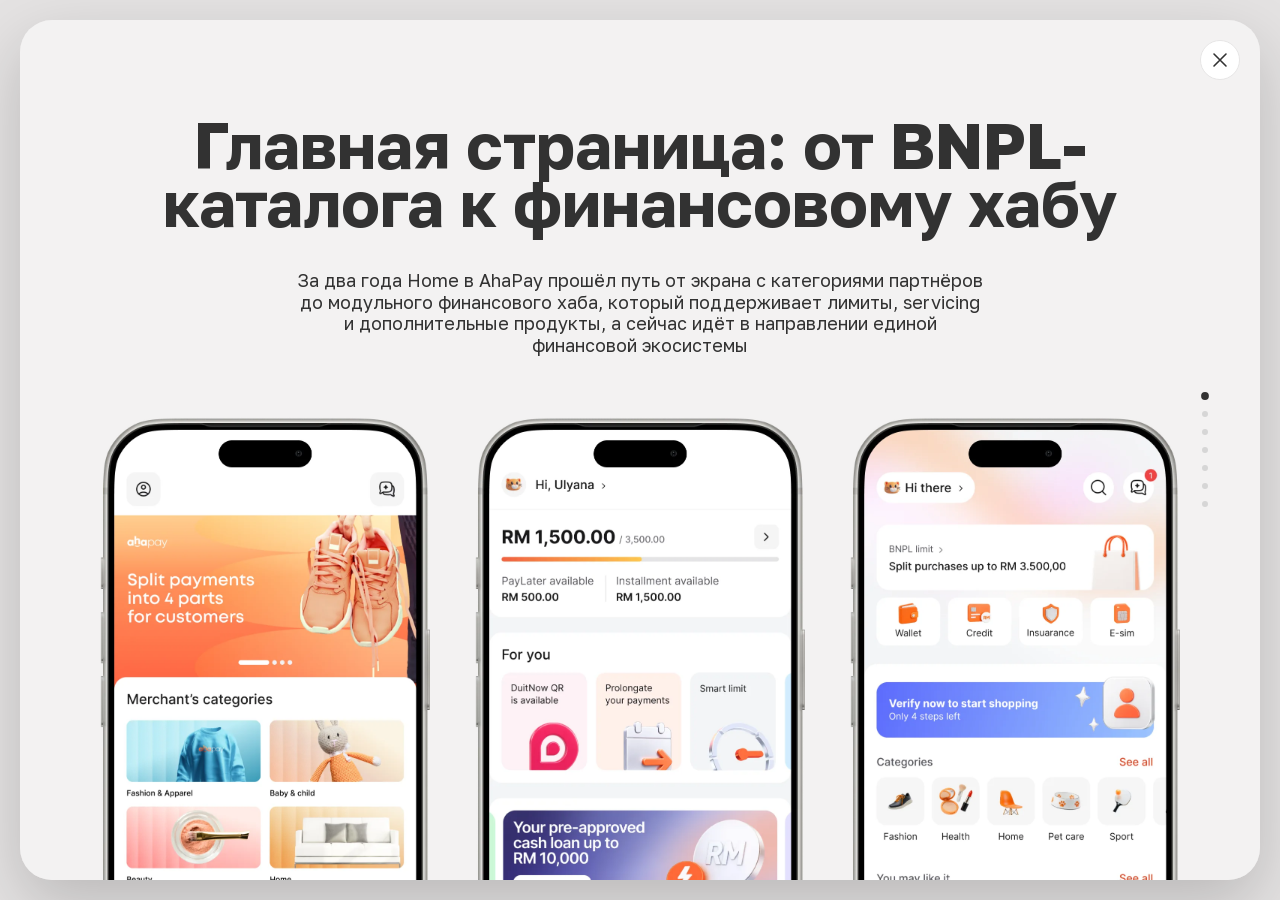
<file: cases/ahapay/redesign-main/index.html>
<!DOCTYPE html><html lang="ru"><head><meta charset="utf-8"><meta name="viewport" content="width=device-width, initial-scale=1"><meta name="description" content="От BNPL-приложения к финансовой экосистеме — как менялась роль Home в AhaPay"><title>Развитие Home page — AhaPay | Ulyana Gribenchenko</title><meta name="astro-view-transitions-enabled" content="true"><meta name="astro-view-transitions-fallback" content="animate"><script type="module" src="/_astro/ClientRouter.astro_astro_type_script_index_0_lang.BPtF_hcX.js"></script><link rel="stylesheet" href="/_astro/_astro_assets.DlFtGVP5.css"><link rel="stylesheet" href="/_astro/case.RozXi8Ep.css"><script type="module" src="/_astro/page.Do0t9NWT.js"></script><style>[data-astro-transition-scope="astro-6rfnnncv-1"] { view-transition-name: case-redesign-main; }@layer astro { ::view-transition-old(case-redesign-main) { 
	animation-duration: 180ms;
	animation-timing-function: cubic-bezier(0.76, 0, 0.24, 1);
	animation-fill-mode: both;
	animation-name: astroFadeOut; }::view-transition-new(case-redesign-main) { 
	animation-duration: 180ms;
	animation-timing-function: cubic-bezier(0.76, 0, 0.24, 1);
	animation-fill-mode: both;
	animation-name: astroFadeIn; }[data-astro-transition=back]::view-transition-old(case-redesign-main) { 
	animation-duration: 180ms;
	animation-timing-function: cubic-bezier(0.76, 0, 0.24, 1);
	animation-fill-mode: both;
	animation-name: astroFadeOut; }[data-astro-transition=back]::view-transition-new(case-redesign-main) { 
	animation-duration: 180ms;
	animation-timing-function: cubic-bezier(0.76, 0, 0.24, 1);
	animation-fill-mode: both;
	animation-name: astroFadeIn; } }[data-astro-transition-fallback="old"] [data-astro-transition-scope="astro-6rfnnncv-1"],
			[data-astro-transition-fallback="old"][data-astro-transition-scope="astro-6rfnnncv-1"] { 
	animation-duration: 180ms;
	animation-timing-function: cubic-bezier(0.76, 0, 0.24, 1);
	animation-fill-mode: both;
	animation-name: astroFadeOut; }[data-astro-transition-fallback="new"] [data-astro-transition-scope="astro-6rfnnncv-1"],
			[data-astro-transition-fallback="new"][data-astro-transition-scope="astro-6rfnnncv-1"] { 
	animation-duration: 180ms;
	animation-timing-function: cubic-bezier(0.76, 0, 0.24, 1);
	animation-fill-mode: both;
	animation-name: astroFadeIn; }[data-astro-transition=back][data-astro-transition-fallback="old"] [data-astro-transition-scope="astro-6rfnnncv-1"],
			[data-astro-transition=back][data-astro-transition-fallback="old"][data-astro-transition-scope="astro-6rfnnncv-1"] { 
	animation-duration: 180ms;
	animation-timing-function: cubic-bezier(0.76, 0, 0.24, 1);
	animation-fill-mode: both;
	animation-name: astroFadeOut; }[data-astro-transition=back][data-astro-transition-fallback="new"] [data-astro-transition-scope="astro-6rfnnncv-1"],
			[data-astro-transition=back][data-astro-transition-fallback="new"][data-astro-transition-scope="astro-6rfnnncv-1"] { 
	animation-duration: 180ms;
	animation-timing-function: cubic-bezier(0.76, 0, 0.24, 1);
	animation-fill-mode: both;
	animation-name: astroFadeIn; }</style></head><body><a href="/" class="case-shell__close" aria-label="Закрыть кейс" title="Закрыть"><svg width="16" height="16" viewBox="0 0 16 16" fill="none" aria-hidden="true"><path d="M2 2L14 14M14 2L2 14" stroke="currentColor" stroke-width="1.6" stroke-linecap="round"></path></svg></a><nav class="case-toc" aria-label="Разделы кейса"><div class="case-toc__dots"><a href="#top" class="case-toc__dot" data-section="top" aria-label="Обзор"></a><a href="#evolution" class="case-toc__dot" data-section="evolution" aria-label="Как менялась роль Home"></a><a href="#before" class="case-toc__dot" data-section="before" aria-label="Было"></a><a href="#now" class="case-toc__dot" data-section="now" aria-label="Сейчас"></a><a href="#future" class="case-toc__dot" data-section="future" aria-label="Куда идём"></a><a href="#strategy" class="case-toc__dot" data-section="strategy" aria-label="Роль в стратегии"></a><a href="#goals" class="case-toc__dot" data-section="goals" aria-label="Цели редизайна"></a></div><div class="case-toc__popover-zone"><div class="case-toc__popover"><ul><li><a href="#top" data-section="top">Обзор</a></li><li><a href="#evolution" data-section="evolution">Как менялась роль Home</a></li><li><a href="#before" data-section="before">Было</a></li><li><a href="#now" data-section="now">Сейчас</a></li><li><a href="#future" data-section="future">Куда идём</a></li><li><a href="#strategy" data-section="strategy">Роль в стратегии</a></li><li><a href="#goals" data-section="goals">Цели редизайна</a></li></ul></div></div></nav><div data-astro-transition-scope="astro-6rfnnncv-1" class="case-shell"><div class="case-shell__content"><main><!-- HERO --><section id="top" class="section hero"><div class="container" style="gap: 50px;"><div class="hero__titleblock"><h1 class="hero__title">Главная страница: от&nbsp;BNPL-каталога к&nbsp;финансовому хабу</h1></div><p class="card-text" style="max-width: 700px; text-align: center; color: #323232; margin-top: -12px;">За&nbsp;два года Home в&nbsp;AhaPay прошёл путь от&nbsp;экрана с&nbsp;категориями партнёров до&nbsp;модульного финансового хаба, который поддерживает лимиты, servicing и&nbsp;дополнительные продукты, а&nbsp;сейчас идёт в&nbsp;направлении единой финансовой экосистемы</p><!-- Was a separate "Как менялась роль Home" section below the hero — folded into
             the hero itself, just the mockups with plain captions (Figma node
             14466:47937: title = Des/H3 — Onest Bold 24/24, subtitle = Des/Text M — Onest
             Medium 18/18). The detailed problem/solution cards stay in their own section
             below (#evolution), same as before. --><div class="grid-3 reveal" style="margin-top: 8px;"><div style="display:flex; flex-direction:column; align-items:center; gap: var(--space-3);"><div class="shot" style="max-width: 330px;"><img src="/_astro/mvp-screen.DiMHRLwZ_Z2tET7L.webp" alt="Первая версия Home AhaPay: баннер партнёра и категории партнёров" loading="lazy" decoding="async" width="879" height="1832"></div><div class="mockup-caption"><p class="mockup-caption__title">MVP</p><p class="mockup-caption__subtitle">Присоединилась, когда&nbsp;продукт выглядел так</p></div></div><div style="display:flex; flex-direction:column; align-items:center; gap: var(--space-3);"><div class="shot" style="max-width: 330px;"><img src="/_astro/limits-screen-1.CKDicP5Y_1iuUlo.webp" alt="Home с виджетом лимита: доступная сумма, PayLater и Installment" loading="lazy" decoding="async" width="879" height="1832"></div><div class="mockup-caption"><p class="mockup-caption__title">Нынешняя версия</p></div></div><div style="display:flex; flex-direction:column; align-items:center; gap: var(--space-3);"><div class="shot" style="max-width: 330px;"><img src="/_astro/future-screen-1.CHi_NJNK_Z9wehT.webp" alt="Целевая Home: BNPL-лимит, wallet, credit, insurance, e-sim" loading="lazy" decoding="async" width="879" height="1832"></div><div class="mockup-caption"><p class="mockup-caption__title">К чему идём</p></div></div></div></div></section><!-- HOW THE ROLE OF HOME CHANGED --><section id="evolution" class="section"><div class="container"><h2 class="section-title">Как менялась роль Home</h2><div class="grid-3 reveal"><div class="card bullet"><p class="hyp-label">MVP</p><p class="card-title">Каталог и&nbsp;промо</p><p class="card-text">Первая Home была построена вокруг мерчантов: большой баннер, категории и&nbsp;QR-оплата. Это помогало запустить BNPL-сценарий, но&nbsp;не&nbsp;поддерживало более сложные финансовые действия</p></div><div class="card bullet"><p class="hyp-label">сейчас</p><p class="card-title">Финансовый статус и&nbsp;действия</p><p class="card-text">Пользователь видит лимит, что&nbsp;ему доступно сейчас, состояния просрочки и&nbsp;быстрые действия до&nbsp;оформления покупки, дополнительные продукты</p></div><div class="card bullet"><p class="hyp-label">куда идём</p><p class="card-title">Финансовая экосистема</p><p class="card-text">Новая Home становится финансовым хабом: сохраняет BNPL как&nbsp;главную точку входа, но&nbsp;добавляет быстрые сервисы, бонусы, предложения и&nbsp;товарную витрину</p></div></div></div></section><!-- BEFORE --><section id="before" class="section"><div class="container"><h2 class="section-title">Было: главная как&nbsp;каталог партнёров</h2><p class="card-text" style="max-width: 700px; text-align: center; color: #323232; margin-top: -12px;">Когда я&nbsp;присоединилась к&nbsp;проекту, MVP уже был спроектирован, а&nbsp;команда готовилась к&nbsp;запуску первой версии продукта</p><div class="why-ui reveal" style="margin-top: 16px;"><div class="why-ui__text"><div class="card card--white bullet"><p class="card-title">MVP с&nbsp;каталогом</p><p class="card-text">Первая версия главной была типичной для&nbsp;раннего BNPL MVP: большой баннер партнёра на&nbsp;первом экране, категории партнёров и&nbsp;быстрый вход в&nbsp;QR-оплату</p></div><div class="card card--white bullet"><p class="card-title">Проблема большого баннера</p><p class="card-text">Крупный баннер партнёра занимал большую часть первого экрана, но&nbsp;не&nbsp;всегда работал как&nbsp;сильная точка входа. Часть креативов приходила от&nbsp;партнёров, поэтому баннеры часто выбивались из&nbsp;визуальной системы продукта</p></div></div><div class="why-ui__diagram"><div class="shot" style="max-width: 220px;"><img src="/_astro/mvp-screen.DiMHRLwZ_Z2tET7L.webp" alt="Первая версия Home AhaPay: баннер партнёра и категории партнёров" loading="lazy" decoding="async" width="879" height="1832"></div></div></div></div></section><!-- NOW --><section id="now" class="section"><div class="container"><h2 class="section-title">Сейчас: главная с&nbsp;фокусом на&nbsp;лимит</h2><p class="card-text" style="max-width: 700px; text-align: center; color: #323232; margin-top: -12px;">Следующий крупный шаг&nbsp;– блок с&nbsp;лимитом. Пользователю нужно было понимать доступную сумму до&nbsp;оформления покупки, а&nbsp;не&nbsp;узнавать об&nbsp;ограничениях только после QR-скана</p><div class="why-ui reveal" style="margin-top: 16px;"><div class="why-ui__text"><div class="card card--white bullet"><p class="card-title">Лимит стал главным финансовым статусом на&nbsp;главной</p><p class="card-text">Пользователь видит, сколько ему доступно сейчас, какая часть относится к&nbsp;PayLater и&nbsp;рассрочке, и&nbsp;какие действия можно выполнить</p></div><div class="card card--white bullet"><p class="card-title">Дополнительные продукты стали слоем монетизации</p><p class="card-text">На&nbsp;главной появился акцентный баннер с&nbsp;кроссейл продуктами, а&nbsp;в&nbsp;таббаре&nbsp;– отдельная страница, выделенная под&nbsp;них. BNPL остался точкой входа, а&nbsp;дополнительные продукты стали способом растить LTV и&nbsp;количество продуктов на&nbsp;пользователя</p></div></div><div class="why-ui__diagram"><div style="display: flex; gap: 16px;"><div class="shot" style="max-width: 220px;"><img src="/_astro/limits-screen-1.CKDicP5Y_1iuUlo.webp" alt="Home с виджетом лимита: доступная сумма, PayLater и Installment" loading="lazy" decoding="async" width="879" height="1832"></div><div class="shot" style="max-width: 220px;"><img src="/_astro/limits-screen-2.D_3NiK34_Z1Skm5m.webp" alt="Home в состоянии просрочки: лимит заблокирован до оплаты просроченного платежа" loading="lazy" decoding="async" width="879" height="1832"></div></div></div></div></div></section><!-- FUTURE --><section id="future" class="section"><div class="container"><h2 class="section-title">Куда идём: Home как&nbsp;финансовый хаб</h2><p class="card-text" style="max-width: 700px; text-align: center; color: #323232; margin-top: -12px;">Это целевой вид, к&nbsp;которому продукт пойдёт итерационно по&nbsp;мере готовности продуктов, лицензий и&nbsp;технической реализации. Поэтому мы&nbsp;проектировали не&nbsp;статичный финальный экран, а&nbsp;модульную структуру, которая сможет постепенно принимать новые продукты и&nbsp;сценарии</p><div class="why-ui reveal" style="margin-top: 16px;"><div class="why-ui__text"><div class="card card--white bullet"><p class="card-title">В&nbsp;BRD эта логика описана как&nbsp;переход к&nbsp;приложению регулярного использования</p><p class="card-text">Некредитные продукты создают частоту использования, частота даёт поведенческие данные, данные помогают скорингу, а&nbsp;кредитные продукты становятся основным источником дохода</p></div><div class="card card--white bullet"><p class="card-title">Home навигирует по&nbsp;разным продуктам</p><p class="card-text">В&nbsp;новой версии Home становится полноценной разводящей страницей. Он&nbsp;поддерживает acquisition, activation, engagement, дополнительные продукты и&nbsp;retention: от&nbsp;первого BNPL-сценария до&nbsp;новых продуктов внутри экосистемы</p></div></div><div class="why-ui__diagram"><div style="display: flex; gap: 16px;"><div class="shot" style="max-width: 220px;"><img src="/_astro/future-screen-1.CHi_NJNK_Z9wehT.webp" alt="Целевая Home: BNPL-лимит, wallet, credit, insurance, e-sim" loading="lazy" decoding="async" width="879" height="1832"></div><div class="shot" style="max-width: 220px;"><img src="/_astro/future-screen-2.8ttiAY6Q_Z1nhvHH.webp" alt="Целевая Home: rewards, cashback-категории и рекомендации" loading="lazy" decoding="async" width="879" height="1832"></div></div></div></div></div></section><!-- STRATEGY --><section id="strategy" class="section"><div class="container"><h2 class="section-title">Новая роль Home в&nbsp;стратегии</h2><p class="card-text" style="max-width: 700px; text-align: center; color: #323232; margin-top: -12px;">BNPL остаётся стартовой точкой для&nbsp;привлечения пользователя, но&nbsp;рост продукта должен происходить через retention, дополнительные продукты и&nbsp;использование нескольких продуктов. Поэтому Home должен был стать не&nbsp;каталогом партнёров, а&nbsp;экраном, который связывает лимит, сервисы, бонусы, предложения и&nbsp;новые продукты в&nbsp;одну экосистему</p><!-- Not the case's hero video (that's #top, autoplays) — this is a mid-page
             mockup that just reuses .hero-phone for its mask/aspect-ratio, so it follows
             the same "hover/tap to watch" rule as every other non-hero mockup. --><div class="hero-phone reveal" id="strategy-phone" style="--hero-mask: url('/case-assets/redesign-strategy-mask.png'); margin-top: 16px; cursor: pointer;"><video muted loop playsinline preload="metadata" poster="/case-assets/video/redesign-strategy-poster.jpg"><source src="/case-assets/video/redesign-strategy.mp4" type="video/mp4"></video><div class="phone-hint" aria-hidden="true"><span class="phone-hint__circle"><svg viewBox="0 0 24 24" fill="#fff"><path d="M8 5v14l11-7z"></path></svg></span><span class="phone-hint__text">Наведи<br>для просмотра</span></div><div class="phone-loader" aria-hidden="true"><span class="phone-loader__spinner"></span><span class="phone-loader__text">Видео скоро начнётся</span></div></div><script type="module">document.addEventListener(`astro:page-load`,()=>{let e=document.querySelector(`#strategy-phone`),t=e?.querySelector(`video`);if(!e||!t)return;let n=e.querySelector(`.phone-loader`),r=e.querySelector(`.phone-hint`),i=()=>r?.classList.remove(`is-hidden`),a=()=>r?.classList.add(`is-hidden`),o=()=>n?.classList.remove(`is-visible`),s=()=>{a(),n?.classList.add(`is-visible`),t.play().catch(()=>{})},c=()=>{t.pause(),t.currentTime=0,o(),i()};t.addEventListener(`playing`,o);let l=null;e.addEventListener(`mouseenter`,()=>{l=window.setTimeout(()=>{l=null,s()},250)}),e.addEventListener(`mouseleave`,()=>{if(l){clearTimeout(l),l=null;return}c()}),e.addEventListener(`click`,()=>{t.paused?s():c()})});</script></div></section><!-- GOALS --><section id="goals" class="section"><div class="container"><h2 class="section-title">Цели редизайна</h2><p class="card-text" style="max-width: 700px; text-align: center; color: #323232; margin-top: -12px;">Новая Home должна была поддержать переход AhaPay от&nbsp;BNPL-приложения к&nbsp;мультипродуктовой финансовой экосистеме: не&nbsp;только вести пользователя к&nbsp;покупке, но&nbsp;и&nbsp;показывать важные состояния, открывать новые продукты и&nbsp;создавать больше поводов возвращаться в&nbsp;приложение</p><div class="grid-2 reveal" style="margin-top: 16px;"><div class="card bullet"><p class="card-title">Активация пользователя</p><p class="card-text">Помочь пользователю быстрее перейти от&nbsp;регистрации к&nbsp;первому значимому действию: оплате, верификации, кошельку, eSIM, кэшбэку или&nbsp;другому продукту</p></div><div class="card bullet"><p class="card-title">Регулярное использование</p><p class="card-text">Создать больше поводов возвращаться в&nbsp;приложение не&nbsp;только ради покупки: бонусы, кэшбэк, предложения, быстрые сервисы, уведомления и&nbsp;персональные блоки</p></div><div class="card bullet"><p class="card-title">Рост продуктов на&nbsp;пользователя</p><p class="card-text">Сделать Home точкой входа в&nbsp;дополнительные продукты: кредит, страхование, eSIM, бонусы, кэшбэк, товарную витрину и&nbsp;другие сценарии внутри экосистемы</p></div><div class="card bullet"><p class="card-title">Удержание и&nbsp;рост ценности пользователя</p><p class="card-text">Поддержать повторное использование продукта и&nbsp;рост LTV: пользователь должен не&nbsp;просто совершить одну BNPL-покупку, а&nbsp;постепенно использовать несколько продуктов AhaPay</p></div></div></div></section></main></div></div><script type="module">var e=null;document.addEventListener(`astro:page-load`,()=>{e?.();let t=[],n=document.querySelector(`.case-shell__close`);if(n){let e=!1,r=t=>{if(e){t.preventDefault();return}e=!0,document.body.classList.add(`is-closing`);let n=window.history.state;n&&typeof n.index==`number`&&n.index>0&&(t.preventDefault(),history.back())};n.addEventListener(`click`,r),t.push(()=>n.removeEventListener(`click`,r));let i=t=>{t.key===`Escape`&&!e&&n.click()};document.addEventListener(`keydown`,i),t.push(()=>document.removeEventListener(`keydown`,i));let a=t=>{if(e)return;let r=t.target;r.closest(`.case-shell`)||r.closest(`.case-toc`)||r.closest(`.case-shell__close`)||n.click()};document.addEventListener(`click`,a),t.push(()=>document.removeEventListener(`click`,a))}let r=document.querySelector(`.case-toc`),i=document.querySelector(`.case-shell`);if(r&&i){let e=Array.from(r.querySelectorAll(`.case-toc__dot`)),n=Array.from(r.querySelectorAll(`.case-toc__popover a`)),a=e.map(e=>document.getElementById(e.dataset.section??``)).filter(e=>e!==null);if(a.length){let r=t=>{for(let n of e)n.classList.toggle(`is-active`,n.dataset.section===t);for(let e of n)e.classList.toggle(`is-active`,e.dataset.section===t)},o=()=>{let e=a[0];for(let t of a)t.getBoundingClientRect().top<=160&&(e=t);r(e.id)};i.addEventListener(`scroll`,o,{passive:!0}),o();let s=[...e,...n],c=e=>{let t=e.currentTarget;r(t.dataset.section??``)};for(let e of s)e.addEventListener(`click`,c);t.push(()=>{i.removeEventListener(`scroll`,o);for(let e of s)e.removeEventListener(`click`,c)})}}e=()=>t.forEach(e=>e())});</script><script type="module">document.addEventListener(`astro:page-load`,()=>{let e=new IntersectionObserver(t=>{for(let n of t)n.isIntersecting&&(n.target.classList.add(`is-visible`),e.unobserve(n.target))},{threshold:.15});document.querySelectorAll(`.reveal:not(.is-visible)`).forEach(t=>e.observe(t)),document.querySelectorAll(`video[autoplay]`).forEach(e=>{e.readyState===0&&e.load(),e.play().catch(()=>{})})});</script></body></html>
</file>
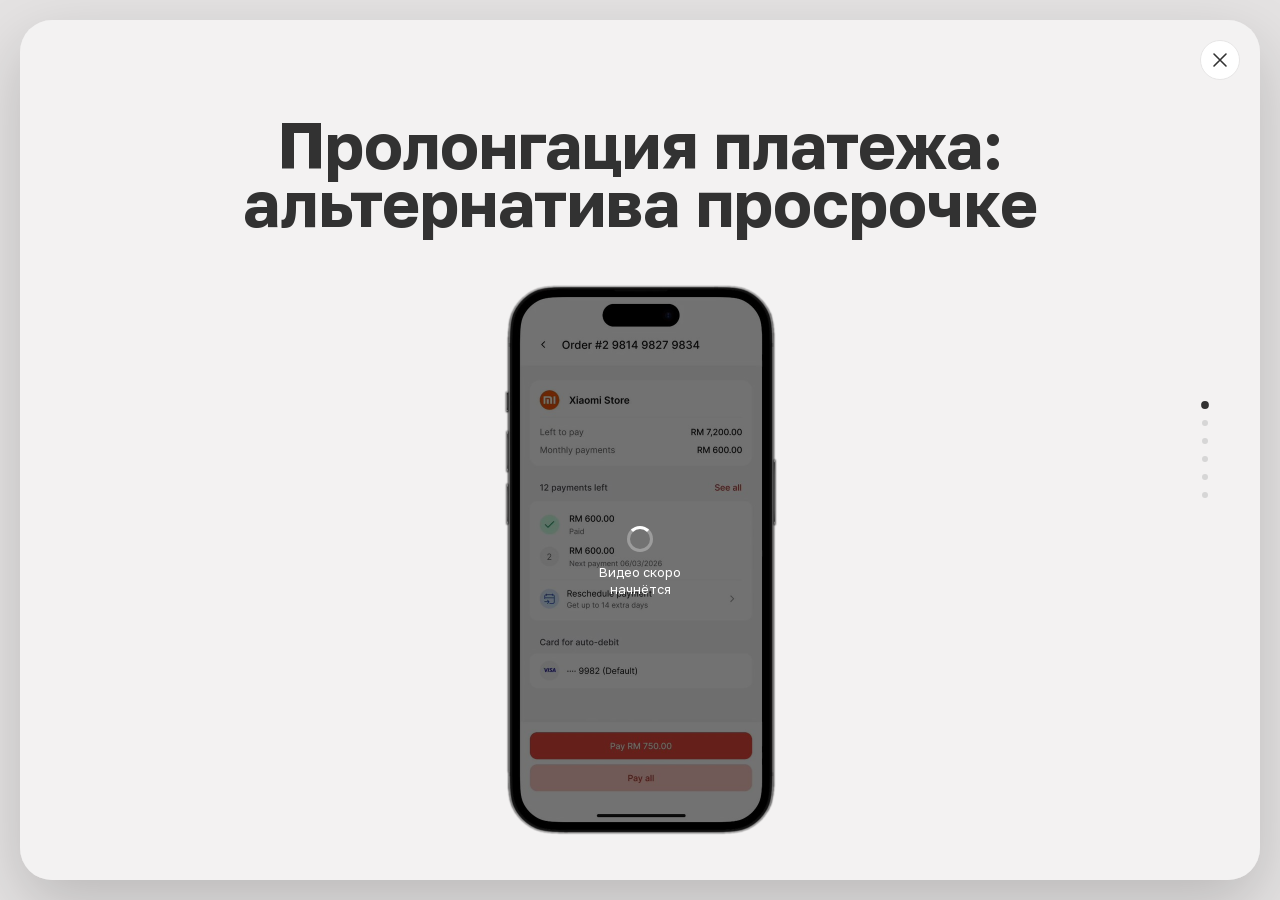
<file: cases/ahapay/reschedule-payment/index.html>
<!DOCTYPE html><html lang="ru"><head><meta charset="utf-8"><meta name="viewport" content="width=device-width, initial-scale=1"><meta name="description" content="Как объяснить сложные правила пролонгации платежа понятно и спокойно — кейс сценария Reschedule payment в AhaPay"><title>Пролонгация платежа — AhaPay | Ulyana Gribenchenko</title><meta name="astro-view-transitions-enabled" content="true"><meta name="astro-view-transitions-fallback" content="animate"><script type="module" src="/_astro/ClientRouter.astro_astro_type_script_index_0_lang.BPtF_hcX.js"></script><link rel="stylesheet" href="/_astro/_astro_assets.DlFtGVP5.css"><link rel="stylesheet" href="/_astro/case.RozXi8Ep.css"><script type="module" src="/_astro/page.Do0t9NWT.js"></script><style>[data-astro-transition-scope="astro-6rfnnncv-1"] { view-transition-name: case-reschedule-payment; }@layer astro { ::view-transition-old(case-reschedule-payment) { 
	animation-duration: 180ms;
	animation-timing-function: cubic-bezier(0.76, 0, 0.24, 1);
	animation-fill-mode: both;
	animation-name: astroFadeOut; }::view-transition-new(case-reschedule-payment) { 
	animation-duration: 180ms;
	animation-timing-function: cubic-bezier(0.76, 0, 0.24, 1);
	animation-fill-mode: both;
	animation-name: astroFadeIn; }[data-astro-transition=back]::view-transition-old(case-reschedule-payment) { 
	animation-duration: 180ms;
	animation-timing-function: cubic-bezier(0.76, 0, 0.24, 1);
	animation-fill-mode: both;
	animation-name: astroFadeOut; }[data-astro-transition=back]::view-transition-new(case-reschedule-payment) { 
	animation-duration: 180ms;
	animation-timing-function: cubic-bezier(0.76, 0, 0.24, 1);
	animation-fill-mode: both;
	animation-name: astroFadeIn; } }[data-astro-transition-fallback="old"] [data-astro-transition-scope="astro-6rfnnncv-1"],
			[data-astro-transition-fallback="old"][data-astro-transition-scope="astro-6rfnnncv-1"] { 
	animation-duration: 180ms;
	animation-timing-function: cubic-bezier(0.76, 0, 0.24, 1);
	animation-fill-mode: both;
	animation-name: astroFadeOut; }[data-astro-transition-fallback="new"] [data-astro-transition-scope="astro-6rfnnncv-1"],
			[data-astro-transition-fallback="new"][data-astro-transition-scope="astro-6rfnnncv-1"] { 
	animation-duration: 180ms;
	animation-timing-function: cubic-bezier(0.76, 0, 0.24, 1);
	animation-fill-mode: both;
	animation-name: astroFadeIn; }[data-astro-transition=back][data-astro-transition-fallback="old"] [data-astro-transition-scope="astro-6rfnnncv-1"],
			[data-astro-transition=back][data-astro-transition-fallback="old"][data-astro-transition-scope="astro-6rfnnncv-1"] { 
	animation-duration: 180ms;
	animation-timing-function: cubic-bezier(0.76, 0, 0.24, 1);
	animation-fill-mode: both;
	animation-name: astroFadeOut; }[data-astro-transition=back][data-astro-transition-fallback="new"] [data-astro-transition-scope="astro-6rfnnncv-1"],
			[data-astro-transition=back][data-astro-transition-fallback="new"][data-astro-transition-scope="astro-6rfnnncv-1"] { 
	animation-duration: 180ms;
	animation-timing-function: cubic-bezier(0.76, 0, 0.24, 1);
	animation-fill-mode: both;
	animation-name: astroFadeIn; }</style></head><body><a href="/" class="case-shell__close" aria-label="Закрыть кейс" title="Закрыть"><svg width="16" height="16" viewBox="0 0 16 16" fill="none" aria-hidden="true"><path d="M2 2L14 14M14 2L2 14" stroke="currentColor" stroke-width="1.6" stroke-linecap="round"></path></svg></a><nav class="case-toc" aria-label="Разделы кейса"><div class="case-toc__dots"><a href="#top" class="case-toc__dot" data-section="top" aria-label="Обзор"></a><a href="#context" class="case-toc__dot" data-section="context" aria-label="Проблемы и решения"></a><a href="#entry-points" class="case-toc__dot" data-section="entry-points" aria-label="Точки входа"></a><a href="#rules" class="case-toc__dot" data-section="rules" aria-label="Логика пролонгации"></a><a href="#main-flow" class="case-toc__dot" data-section="main-flow" aria-label="Основной сценарий"></a><a href="#results-metrics" class="case-toc__dot" data-section="results-metrics" aria-label="Результаты"></a></div><div class="case-toc__popover-zone"><div class="case-toc__popover"><ul><li><a href="#top" data-section="top">Обзор</a></li><li><a href="#context" data-section="context">Проблемы и решения</a></li><li><a href="#entry-points" data-section="entry-points">Точки входа</a></li><li><a href="#rules" data-section="rules">Логика пролонгации</a></li><li><a href="#main-flow" data-section="main-flow">Основной сценарий</a></li><li><a href="#results-metrics" data-section="results-metrics">Результаты</a></li></ul></div></div></nav><div data-astro-transition-scope="astro-6rfnnncv-1" class="case-shell"><div class="case-shell__content"><main><!-- HERO --><section id="top" class="section hero"><div class="container" style="gap: 50px;"><div class="hero__titleblock"><h1 class="hero__title">Пролонгация платежа: альтернатива просрочке</h1></div><div class="hero-phone reveal" style="--hero-mask: url('/case-assets/reschedule-hero-mask.png');"><video autoplay muted loop playsinline preload="metadata" poster="/case-assets/video/reschedule-hero-poster.jpg"><source src="/case-assets/video/reschedule-hero.mp4" type="video/mp4"></video><div class="phone-loader" aria-hidden="true"><span class="phone-loader__spinner"></span><span class="phone-loader__text">Видео скоро начнётся</span></div></div><!-- «Коротко о проекте»: heading + cards in their own column so the heading sits
             at the usual section-title → content gap, not the hero's bigger one --><div style="display:flex; flex-direction:column; align-items:center; gap: var(--space-4); width: 100%; margin-top: 20px;"><h2 class="section-title">Коротко о&nbsp;проекте</h2><div class="grid-3 reveal" style="width: 100%;"><div class="card bullet"><p class="card-title">Задача</p><p class="card-text">Спроектировать платный перенос графика рассрочки: дать пользователю возможность выбрать срок отсрочки и&nbsp;заранее понять комиссию и&nbsp;новые даты платежей. Для&nbsp;бизнеса&nbsp;– монетизировать сервис и&nbsp;снизить риск просрочки</p></div><div class="card bullet"><p class="card-title">Зона ответственности</p><p class="card-text">Проработка сценариев и&nbsp;точек входа, перевод продуктовых правил в&nbsp;понятную логику интерфейса, проектирование состояний и&nbsp;объяснение условий переноса, передача в&nbsp;разработку и&nbsp;дизайн-ревью</p></div><div class="card bullet"><p class="card-title">Результат</p><p class="card-text">58% пользователей, открывших сценарий, завершили перенос и&nbsp;оплатили комиссию. Более половины пользователей после переноса вернулись к&nbsp;оплате платежа</p></div></div></div></div></section><script type="module">document.addEventListener(`astro:page-load`,()=>{let e=document.querySelector(`.hero-phone`),t=e?.querySelector(`video`),n=e?.querySelector(`.phone-loader`);!t||!n||((t.paused||t.readyState<3)&&n.classList.add(`is-visible`),t.addEventListener(`playing`,()=>n.classList.remove(`is-visible`)))});</script><!-- CONTEXT --><section id="context" class="section"><div class="container"><h2 class="section-title">Проблемы и&nbsp;решения</h2><div class="grid-2 reveal"><div class="card bullet"><p class="hyp-label hyp-label--muted">проблема</p><p class="card-title">У&nbsp;пользователя не&nbsp;было понятного способа перенести платёж</p><p class="card-text">Если пользователь не&nbsp;успевал оплатить вовремя, продукт не&nbsp;предлагал прозрачный сценарий переноса даты внутри приложения</p></div><div class="card bullet"><p class="hyp-label">решение</p><p class="card-title">Добавили сценарий переноса платежа</p><p class="card-text">Дали пользователю понятный путь: выбрать новую дату, увидеть условия переноса и&nbsp;подтвердить действие внутри приложения</p></div><div class="card bullet"><p class="hyp-label hyp-label--muted">проблема</p><p class="card-title">Условия переноса могли быть непонятны</p><p class="card-text">Это чувствительный платёжный сценарий: без&nbsp;явного объяснения комиссии, новой даты и&nbsp;последствий пользователь мог не&nbsp;понимать, за&nbsp;что платит и&nbsp;что изменится после переноса</p></div><div class="card bullet"><p class="hyp-label">решение</p><p class="card-title">Показали условия до&nbsp;подтверждения</p><p class="card-text">На&nbsp;ключевых шагах объяснили комиссию за&nbsp;перенос, новую дату платежа и&nbsp;изменение графика, чтобы пользователь принимал решение осознанно</p></div><div class="card bullet"><p class="hyp-label hyp-label--muted">проблема</p><p class="card-title">Просрочка создавала риск для&nbsp;бизнеса</p><p class="card-text">Комиссия за&nbsp;просрочку не&nbsp;решает главную задачу: если пользователь уходит в&nbsp;просрочку глубже, растут риск неоплаты, нагрузка на&nbsp;поддержку и&nbsp;вероятность потери клиента</p></div><div class="card bullet"><p class="hyp-label">решение</p><p class="card-title">Сделали перенос управляемой альтернативой просрочке</p><p class="card-text">Сценарий помогает удержать пользователя в&nbsp;платёжном пути: он&nbsp;переносит дату, оплачивает комиссию за&nbsp;перенос и&nbsp;возвращается к&nbsp;основному платежу в&nbsp;новую дату</p></div></div></div></section><!-- ENTRY POINTS --><section id="entry-points" class="section"><div class="container"><h2 class="section-title">Точки входа</h2><p class="card-text" style="max-width: 760px; text-align: center; color: #323232; margin-top: -12px;">Мы отправляем пуши и&nbsp;письма на&nbsp;имейл с&nbsp;напоминанием об&nbsp;автосписании и&nbsp;опцией пролонгации за&nbsp;3 дня до&nbsp;платежа, а&nbsp;также спустя 1 день просрочки. В&nbsp;самом приложении также есть отдельные точки входа в&nbsp;сценарий пролонгации</p><div class="entry-diagram-scroll reveal" style="margin-top: 10px;"><img src="/_astro/entry-points-diagram.DxbtCq6f_ZhwstV.webp" alt="Три точки входа в&amp;nbsp;пролонгацию: главный экран, список заказов, экран заказа" loading="lazy" decoding="async" width="2534" height="1112"></div></div></section><!-- BUSINESS RULES --><section id="rules" class="section"><div class="container"><h2 class="section-title">Как устроена логика пролонгации</h2><p class="card-text" style="max-width: 700px; text-align: center; color: #323232; margin-top: -12px;">Виджет заранее объясняет, доступен&nbsp;ли&nbsp;перенос, сколько дней ещё&nbsp;можно использовать и&nbsp;почему сценарий может быть заблокирован</p><div class="entry-diagram-scroll reveal" style="margin-top: 10px;"><img src="/_astro/widget-states.DLseNAM-_2poV7S.webp" alt="Четыре состояния виджета пролонгации: можно выбрать 7 или&amp;nbsp;14 дней, доступно только сегодня, просрочка по&amp;nbsp;заказу больше 2 дней, лимит исчерпан" loading="lazy" decoding="async" width="2560" height="688"></div></div></section><!-- MAIN FLOW --><section id="main-flow" class="section"><div class="container"><h2 class="section-title">Основной сценарий</h2><p class="card-text" style="max-width: 700px; text-align: center; color: #323232; margin-top: -12px;">Пример одного из&nbsp;сценариев: пользователь проходит от&nbsp;точки входа к&nbsp;выбору новой даты, confirmation-экрану и&nbsp;оплате комиссии за&nbsp;перенос. Другие ветки зависят от&nbsp;истории заказа и&nbsp;доступных опций</p><div class="flow-diagram-scroll reveal" style="margin-top: 10px;" id="flow-diagram-container"><img src="/_astro/main-flow-diagram-v5.DIPKZJqN_Z2jpWfB.webp" alt="Основной сценарий пролонгации: от&amp;nbsp;точки входа до&amp;nbsp;выбора новой даты, confirmation-экрана и&amp;nbsp;оплаты комиссии за&amp;nbsp;перенос" loading="lazy" decoding="async" width="4267" height="1440"></div><!-- Hover magnifier: the diagram is too dense to read at its 480px display height,
             but shrinking it further to fit the page width would make it worse, not better
             (see the comment on .flow-diagram-scroll in case.css) — so instead of trying to
             fit more detail into the small strip, hovering it opens a bigger fixed panel
             below showing a 2.2x-zoomed, high-res (8000px source, not the downscaled 4267px
             one used for the strip itself) crop centered on the cursor position. Sized to
             comfortably fit about one flow "step" (one phone mockup + its note) at once. --><div class="flow-lens" id="flow-lens" aria-hidden="true"><img src="/_astro/main-flow-diagram-v5.DIPKZJqN_1phF7g.webp" alt loading="lazy" decoding="async" width="8000" height="2700" class="flow-lens__img"></div></div></section><script type="module">document.addEventListener(`astro:page-load`,()=>{let e=document.querySelector(`#flow-diagram-container`),t=document.querySelector(`#flow-lens`),n=e?.querySelector(`img`),r=t?.querySelector(`img`);if(!e||!t||!n||!r)return;let i=2.2,a=(e,t,n)=>Math.min(n,Math.max(t,e)),o=()=>{let e=n.getBoundingClientRect();r.style.width=`${e.width*i}px`,r.style.height=`${e.height*i}px`};e.addEventListener(`mouseenter`,()=>{o(),t.classList.add(`is-active`)}),e.addEventListener(`mousemove`,e=>{let o=n.getBoundingClientRect(),s=a((e.clientX-o.left)/o.width,0,1),c=a((e.clientY-o.top)/o.height,0,1),l=o.width*i,u=o.height*i,d=t.getBoundingClientRect(),f=a(-(s*l-d.width/2),-(l-d.width),0),p=a(-(c*u-d.height/2),-(u-d.height),0);r.style.transform=`translate(${f}px, ${p}px)`}),e.addEventListener(`mouseleave`,()=>{t.classList.remove(`is-active`)})});</script><!-- FLOW (temporarily hidden — keep markup for later, see chat with Ulyana 2026-07-28)
    <section id="flow" class="section">
      <div class="container">
        <h2 class="section-title">От точки входа до&nbsp;подтверждения</h2>

        <div class="grid-2 reveal" style="margin-top: 8px;">
          <div style="display:flex; flex-direction:column; align-items:center; gap: var(--space-3);">
            <div class="phone-mock">
              <Image class="phone-mock__shot" src={orderDetail} alt="Order detail screen с&nbsp;точкой входа «Reschedule payment»" width={360} height={786} />
              <img class="phone-mock__frame" src="/case-assets/iphone14-frame.png" alt="" />
            </div>
            <p class="card-text" style="text-align:center;">Шаг 1&nbsp;— order detail screen: оставшаяся сумма, monthly payment, список платежей и&nbsp;точка входа «Reschedule payment»</p>
          </div>
          <div style="display:flex; flex-direction:column; align-items:center; gap: var(--space-3);">
            <div class="phone-mock">
              <Image class="phone-mock__shot" src={intro} alt="Intro screen «Reschedule your payment» с&nbsp;тремя карточками правил" width={360} height={732} />
              <img class="phone-mock__frame" src="/case-assets/iphone14-frame.png" alt="" />
            </div>
            <p class="card-text" style="text-align:center;">Шаг 2&nbsp;— intro-экран объясняет механику до&nbsp;выбора даты: сколько дней можно перенести, какая будет комиссия, когда пролонгация доступна</p>
          </div>
        </div>

        <div style="display:flex; flex-direction:column; align-items:center; gap: var(--space-3); margin-top: var(--space-5); max-width: 220px; margin-inline: auto;">
          <div class="phone-mock">
            <Image class="phone-mock__shot" src={confirmation} alt="Confirmation screen с&nbsp;breakdown суммы и&nbsp;бейджем maximum reschedule option" width={360} height={794} />
            <img class="phone-mock__frame" src="/case-assets/iphone14-frame.png" alt="" />
          </div>
          <p class="card-text" style="text-align:center;">Confirmation&nbsp;— новая дата, будущее расписание, бейдж «maximum reschedule option» (если применимо), breakdown суммы и&nbsp;конкретный CTA «Pay RM&nbsp;X»</p>
        </div>

        <h3 style="margin-top: var(--space-5); font-size: var(--text-h3); text-align:center;">Шаг 3 — выбор новой даты: без&nbsp;иллюзии выбора</h3>
        <p class="card-text" style="max-width: 700px; text-align: center; color: #323232;">
          Показываем только доступные по&nbsp;бизнес-правилам варианты&nbsp;— с&nbsp;датой, комиссией, сроком до&nbsp;нового платежа и&nbsp;условием использования. Если доступен один вариант, экран не&nbsp;создаёт иллюзию выбора
        </p>
        <div class="compare reveal">
          <div class="compare__col">
            <p class="card-title">Первая пролонгация</p>
            <div class="phone-mock">
              <Image class="phone-mock__shot" src={dateTwoOptions} alt="Set new payment date: 2 варианта — 19 сентября (14 дней) и&nbsp;12 сентября (7 дней)" width={360} height={714} />
              <img class="phone-mock__frame" src="/case-assets/iphone14-frame.png" alt="" />
            </div>
          </div>
          <div class="compare__col">
            <p class="card-title">7 дней уже использованы</p>
            <div class="phone-mock">
              <Image class="phone-mock__shot" src={dateOneOption} alt="Set new payment date: единственный оставшийся вариант — 12 сентября, 7 дней" width={360} height={714} />
              <img class="phone-mock__frame" src="/case-assets/iphone14-frame.png" alt="" />
            </div>
          </div>
        </div>

        <div style="display:flex; flex-direction:column; align-items:center; gap: var(--space-3); margin-top: var(--space-5); max-width: 220px; margin-inline: auto;">
          <div class="phone-mock">
            <Image class="phone-mock__shot" src={success} alt="Success screen: Payment schedule changed, новая дата платежа и&nbsp;сумма" width={360} height={645} />
            <img class="phone-mock__frame" src="/case-assets/iphone14-frame.png" alt="" />
          </div>
          <p class="card-text" style="text-align:center;">Шаг 4&nbsp;— оплата комиссии через select payment method и&nbsp;подтверждение: «Payment schedule changed», новая дата, сумма, способ оплаты</p>
        </div>

        <p class="card-text" style="max-width: 700px; text-align: center; color: var(--ink-soft); margin-top: var(--space-5);">
          Bottom sheet «How does rescheduling work?» доступен с&nbsp;intro-экрана и&nbsp;с&nbsp;выбора даты как&nbsp;справка по&nbsp;запросу — те же&nbsp;три правила, но&nbsp;не&nbsp;обязательны к&nbsp;прочтению, чтобы не&nbsp;перегружать основной сценарий
        </p>
      </div>
    </section>
    --><!-- RESULTS (METRICS) --><section id="results-metrics" class="section"><div class="container"><h2 class="section-title">Первые результаты после&nbsp;запуска</h2><p class="card-text" style="max-width: 700px; text-align: center; color: #323232; margin-top: -12px;">Так&nbsp;как раньше отдельного сценария переноса платежа не&nbsp;было, мы сравнивали не&nbsp;старый и&nbsp;новый сценарий напрямую, а&nbsp;поведение пользователей после&nbsp;пропущенного платежа: уходят ли&nbsp;они в&nbsp;более глубокую просрочку или&nbsp;переходят в&nbsp;управляемый сценарий&nbsp;— оплату, перенос и&nbsp;возврат к&nbsp;платежу в&nbsp;новую дату</p><div class="grid-3 reveal" style="margin-top: 10px;"><div class="card card--white bullet"><p class="stat-tag stat-tag--muted">новая точка входа</p><div class="stat-value"><span>62%</span></div><p class="stat-label">Открыли сценарий переноса из&nbsp;доступных точек входа</p></div><div class="card card--white bullet"><p class="stat-tag stat-tag--muted">завершение сценария</p><div class="stat-value"><span>58%</span></div><p class="stat-label">Пользователей, попавших в&nbsp;сценарий, оплатили комиссию</p></div><div class="card card--white bullet"><p class="stat-tag stat-tag--muted">возврат в&nbsp;платёжный сценарий</p><div class="stat-value"><span>&gt;50%</span></div><p class="stat-label">Вернулись к&nbsp;оплате после&nbsp;переноса платежа</p></div></div></div></section><!-- SUMMARY (temporarily hidden — keep markup for later, see chat with Ulyana 2026-07-28)
    <section id="summary" class="section">
      <div class="container">
        <h2 class="section-title">Итог</h2>
        <p class="card-text" style="max-width: 700px; text-align: center; color: #323232;">
          Кейс важен тем, что&nbsp;здесь работа не&nbsp;только с&nbsp;UI, а&nbsp;со&nbsp;сложной бизнес-логикой: нужно было перевести правила продукта в&nbsp;понятный пользовательский сценарий, не&nbsp;потерять юридически значимые условия и&nbsp;сохранить спокойный, поддерживающий тон в&nbsp;чувствительной платёжной ситуации.
        </p>
      </div>
    </section>
    --></main></div></div><script type="module">var e=null;document.addEventListener(`astro:page-load`,()=>{e?.();let t=[],n=document.querySelector(`.case-shell__close`);if(n){let e=!1,r=t=>{if(e){t.preventDefault();return}e=!0,document.body.classList.add(`is-closing`);let n=window.history.state;n&&typeof n.index==`number`&&n.index>0&&(t.preventDefault(),history.back())};n.addEventListener(`click`,r),t.push(()=>n.removeEventListener(`click`,r));let i=t=>{t.key===`Escape`&&!e&&n.click()};document.addEventListener(`keydown`,i),t.push(()=>document.removeEventListener(`keydown`,i));let a=t=>{if(e)return;let r=t.target;r.closest(`.case-shell`)||r.closest(`.case-toc`)||r.closest(`.case-shell__close`)||n.click()};document.addEventListener(`click`,a),t.push(()=>document.removeEventListener(`click`,a))}let r=document.querySelector(`.case-toc`),i=document.querySelector(`.case-shell`);if(r&&i){let e=Array.from(r.querySelectorAll(`.case-toc__dot`)),n=Array.from(r.querySelectorAll(`.case-toc__popover a`)),a=e.map(e=>document.getElementById(e.dataset.section??``)).filter(e=>e!==null);if(a.length){let r=t=>{for(let n of e)n.classList.toggle(`is-active`,n.dataset.section===t);for(let e of n)e.classList.toggle(`is-active`,e.dataset.section===t)},o=()=>{let e=a[0];for(let t of a)t.getBoundingClientRect().top<=160&&(e=t);r(e.id)};i.addEventListener(`scroll`,o,{passive:!0}),o();let s=[...e,...n],c=e=>{let t=e.currentTarget;r(t.dataset.section??``)};for(let e of s)e.addEventListener(`click`,c);t.push(()=>{i.removeEventListener(`scroll`,o);for(let e of s)e.removeEventListener(`click`,c)})}}e=()=>t.forEach(e=>e())});</script><script type="module">document.addEventListener(`astro:page-load`,()=>{let e=new IntersectionObserver(t=>{for(let n of t)n.isIntersecting&&(n.target.classList.add(`is-visible`),e.unobserve(n.target))},{threshold:.15});document.querySelectorAll(`.reveal:not(.is-visible)`).forEach(t=>e.observe(t)),document.querySelectorAll(`video[autoplay]`).forEach(e=>{e.readyState===0&&e.load(),e.play().catch(()=>{})})});</script></body></html>
</file>
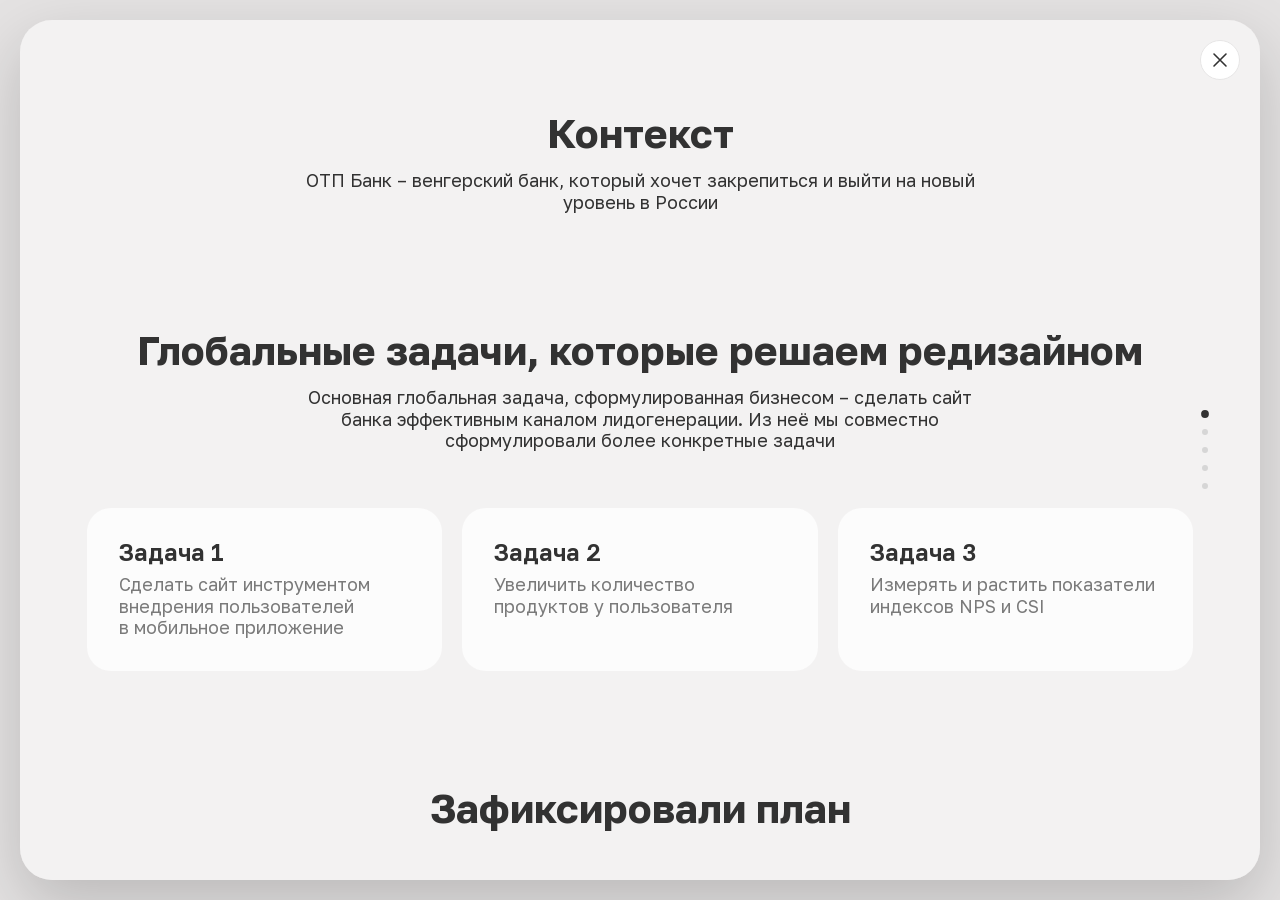
<file: cases/pinkman/otp/index.html>
<!DOCTYPE html><html lang="ru"><head><meta charset="utf-8"><meta name="viewport" content="width=device-width, initial-scale=1"><meta name="description" content="Редизайн сайта ОТП банка — кейс работы над ОТП банк в студии Pinkman"><title>ОТП банк — Pinkman | Ulyana Gribenchenko</title><meta name="astro-view-transitions-enabled" content="true"><meta name="astro-view-transitions-fallback" content="animate"><script type="module" src="/_astro/ClientRouter.astro_astro_type_script_index_0_lang.BPtF_hcX.js"></script><link rel="stylesheet" href="/_astro/_astro_assets.DlFtGVP5.css"><link rel="stylesheet" href="/_astro/case.RozXi8Ep.css"><script type="module" src="/_astro/page.Do0t9NWT.js"></script><style>[data-astro-transition-scope="astro-6rfnnncv-1"] { view-transition-name: case-otp; }@layer astro { ::view-transition-old(case-otp) { 
	animation-duration: 180ms;
	animation-timing-function: cubic-bezier(0.76, 0, 0.24, 1);
	animation-fill-mode: both;
	animation-name: astroFadeOut; }::view-transition-new(case-otp) { 
	animation-duration: 180ms;
	animation-timing-function: cubic-bezier(0.76, 0, 0.24, 1);
	animation-fill-mode: both;
	animation-name: astroFadeIn; }[data-astro-transition=back]::view-transition-old(case-otp) { 
	animation-duration: 180ms;
	animation-timing-function: cubic-bezier(0.76, 0, 0.24, 1);
	animation-fill-mode: both;
	animation-name: astroFadeOut; }[data-astro-transition=back]::view-transition-new(case-otp) { 
	animation-duration: 180ms;
	animation-timing-function: cubic-bezier(0.76, 0, 0.24, 1);
	animation-fill-mode: both;
	animation-name: astroFadeIn; } }[data-astro-transition-fallback="old"] [data-astro-transition-scope="astro-6rfnnncv-1"],
			[data-astro-transition-fallback="old"][data-astro-transition-scope="astro-6rfnnncv-1"] { 
	animation-duration: 180ms;
	animation-timing-function: cubic-bezier(0.76, 0, 0.24, 1);
	animation-fill-mode: both;
	animation-name: astroFadeOut; }[data-astro-transition-fallback="new"] [data-astro-transition-scope="astro-6rfnnncv-1"],
			[data-astro-transition-fallback="new"][data-astro-transition-scope="astro-6rfnnncv-1"] { 
	animation-duration: 180ms;
	animation-timing-function: cubic-bezier(0.76, 0, 0.24, 1);
	animation-fill-mode: both;
	animation-name: astroFadeIn; }[data-astro-transition=back][data-astro-transition-fallback="old"] [data-astro-transition-scope="astro-6rfnnncv-1"],
			[data-astro-transition=back][data-astro-transition-fallback="old"][data-astro-transition-scope="astro-6rfnnncv-1"] { 
	animation-duration: 180ms;
	animation-timing-function: cubic-bezier(0.76, 0, 0.24, 1);
	animation-fill-mode: both;
	animation-name: astroFadeOut; }[data-astro-transition=back][data-astro-transition-fallback="new"] [data-astro-transition-scope="astro-6rfnnncv-1"],
			[data-astro-transition=back][data-astro-transition-fallback="new"][data-astro-transition-scope="astro-6rfnnncv-1"] { 
	animation-duration: 180ms;
	animation-timing-function: cubic-bezier(0.76, 0, 0.24, 1);
	animation-fill-mode: both;
	animation-name: astroFadeIn; }</style></head><body><a href="/" class="case-shell__close" aria-label="Закрыть кейс" title="Закрыть"><svg width="16" height="16" viewBox="0 0 16 16" fill="none" aria-hidden="true"><path d="M2 2L14 14M14 2L2 14" stroke="currentColor" stroke-width="1.6" stroke-linecap="round"></path></svg></a><nav class="case-toc" aria-label="Разделы кейса"><div class="case-toc__dots"><a href="#context" class="case-toc__dot" data-section="context" aria-label="Контекст"></a><a href="#goals" class="case-toc__dot" data-section="goals" aria-label="Задачи"></a><a href="#plan" class="case-toc__dot" data-section="plan" aria-label="План"></a><a href="#work" class="case-toc__dot" data-section="work" aria-label="Что сделала"></a><a href="#results" class="case-toc__dot" data-section="results" aria-label="Что получилось"></a></div><div class="case-toc__popover-zone"><div class="case-toc__popover"><ul><li><a href="#context" data-section="context">Контекст</a></li><li><a href="#goals" data-section="goals">Задачи</a></li><li><a href="#plan" data-section="plan">План</a></li><li><a href="#work" data-section="work">Что сделала</a></li><li><a href="#results" data-section="results">Что получилось</a></li></ul></div></div></nav><div data-astro-transition-scope="astro-6rfnnncv-1" class="case-shell"><div class="case-shell__content"><main><!-- CONTEXT --><section id="context" class="section"><div class="container"><h2 class="section-title">Контекст</h2><p class="card-text" style="max-width: 700px; text-align: center; color: #323232; margin-top: -12px;">ОТП Банк&nbsp;– венгерский банк, который хочет закрепиться и&nbsp;выйти на&nbsp;новый уровень в&nbsp;России</p></div></section><!-- GLOBAL GOALS --><section id="goals" class="section"><div class="container"><h2 class="section-title">Глобальные задачи, которые решаем&nbsp;редизайном</h2><p class="card-text" style="max-width: 700px; text-align: center; color: #323232; margin-top: -12px;">Основная глобальная задача, сформулированная бизнесом&nbsp;– сделать сайт банка эффективным каналом лидогенерации. Из&nbsp;неё мы&nbsp;совместно сформулировали более конкретные задачи</p><div class="grid-3 reveal" style="margin-top: 24px;"><div class="card bullet"><p class="card-title">Задача 1</p><p class="card-text">Сделать сайт инструментом внедрения пользователей в&nbsp;мобильное приложение</p></div><div class="card bullet"><p class="card-title">Задача 2</p><p class="card-text">Увеличить количество продуктов у&nbsp;пользователя</p></div><div class="card bullet"><p class="card-title">Задача 3</p><p class="card-text">Измерять и&nbsp;растить показатели индексов NPS и&nbsp;CSI</p></div></div></div></section><!-- PLAN --><section id="plan" class="section"><div class="container"><h2 class="section-title">Зафиксировали план</h2><div class="grid-3 reveal" style="margin-top: 24px;"><div class="card bullet"><p class="card-text">Разработать новые страницы для&nbsp;ключевых продуктов в&nbsp;рамках запланированных рекламных кампаний</p></div><div class="card bullet"><p class="card-text">Построить процесс улучшения интерфейса для&nbsp;новых страниц с&nbsp;фокусом на&nbsp;конверсию и&nbsp;обновлять страницы сайта</p></div><div class="card bullet"><p class="card-text">Перейти к&nbsp;итерационному циклу улучшений, основываясь на&nbsp;метриках</p></div></div></div></section><!-- WHAT I DID --><section id="work" class="section"><div class="container"><h2 class="section-title">Что сделала на&nbsp;момент работы над&nbsp;проектом</h2><div class="grid-2 reveal" style="margin-top: 24px;"><div class="card bullet"><p class="card-text">Проанализировала страницы сайта и&nbsp;сделала структуру to&nbsp;be</p></div><div class="card bullet"><p class="card-text">Провела интервью с&nbsp;бизнесом для&nbsp;погружения в&nbsp;главные продукты&nbsp;– Premium Light, Кредит наличными, Кредитная карта 120&nbsp;дней</p></div><div class="card bullet"><p class="card-text">Спроектировала и&nbsp;согласовала дизайн-концепцию на&nbsp;основе 6&nbsp;ключевых страниц сайта</p></div><div class="card bullet"><p class="card-text">Собрала UI-kit на&nbsp;основе спроектированных страниц, сейчас начинаем закладывать базовые гайдлайны и&nbsp;переходим к&nbsp;формированию дизайн-системы</p></div></div></div></section><!-- RESULTS --><section id="results" class="section"><div class="container"><h2 class="section-title">Что получилось</h2><div class="entry-diagram-scroll reveal" style="margin-top: 24px;"><img src="/_astro/otp-homepage-products.CR0Gdcba_Z1DlDQ.webp" alt="Главная страница сайта ОТП банка: блок «Выбирайте из лучших продуктов»" style="border-radius: 16px;" loading="lazy" decoding="async" width="2200" height="1002"></div><div class="entry-diagram-scroll reveal" style="margin-top: 24px;"><img src="/_astro/otp-debit-hero.DkHuFPO3_Z16oFno.webp" alt="Страница дебетовой ОТП Карты: хиро-баннер с акцией" style="border-radius: 16px;" loading="lazy" decoding="async" width="2200" height="1213"></div><div class="entry-diagram-scroll reveal" style="margin-top: 24px;"><img src="/_astro/otp-cashback-categories.DyXqunCy_ZYYnaE.webp" alt="Страница дебетовой карты: выбор из 11 категорий кешбэка" style="border-radius: 16px;" loading="lazy" decoding="async" width="2200" height="1199"></div><div class="entry-diagram-scroll reveal" style="margin-top: 24px;"><img src="/_astro/otp-not-only-cashback.BfLkJT2i_oCJeF.webp" alt="Страница дебетовой карты: блок «Не только кешбэк» — стикер, накопительный счёт, реферальная программа" style="border-radius: 16px;" loading="lazy" decoding="async" width="2200" height="1113"></div><div class="entry-diagram-scroll reveal" style="margin-top: 24px;"><img src="/_astro/otp-loan-calculator.CXkvaV8u_ZKofp.webp" alt="Калькулятор выгоды по вкладу и кредиту" style="border-radius: 16px;" loading="lazy" decoding="async" width="2200" height="1158"></div><div class="entry-diagram-scroll reveal" style="margin-top: 24px;"><img src="/_astro/otp-ui-kit.lm34OKng_2utAoo.webp" alt="Собранный UI-kit ОТП банка: иконки, 3D-графика, компоненты интерфейса" style="border-radius: 16px;" loading="lazy" decoding="async" width="1312" height="2798"></div></div></section></main></div></div><script type="module">var e=null;document.addEventListener(`astro:page-load`,()=>{e?.();let t=[],n=document.querySelector(`.case-shell__close`);if(n){let e=!1,r=t=>{if(e){t.preventDefault();return}e=!0,document.body.classList.add(`is-closing`);let n=window.history.state;n&&typeof n.index==`number`&&n.index>0&&(t.preventDefault(),history.back())};n.addEventListener(`click`,r),t.push(()=>n.removeEventListener(`click`,r));let i=t=>{t.key===`Escape`&&!e&&n.click()};document.addEventListener(`keydown`,i),t.push(()=>document.removeEventListener(`keydown`,i));let a=t=>{if(e)return;let r=t.target;r.closest(`.case-shell`)||r.closest(`.case-toc`)||r.closest(`.case-shell__close`)||n.click()};document.addEventListener(`click`,a),t.push(()=>document.removeEventListener(`click`,a))}let r=document.querySelector(`.case-toc`),i=document.querySelector(`.case-shell`);if(r&&i){let e=Array.from(r.querySelectorAll(`.case-toc__dot`)),n=Array.from(r.querySelectorAll(`.case-toc__popover a`)),a=e.map(e=>document.getElementById(e.dataset.section??``)).filter(e=>e!==null);if(a.length){let r=t=>{for(let n of e)n.classList.toggle(`is-active`,n.dataset.section===t);for(let e of n)e.classList.toggle(`is-active`,e.dataset.section===t)},o=()=>{let e=a[0];for(let t of a)t.getBoundingClientRect().top<=160&&(e=t);r(e.id)};i.addEventListener(`scroll`,o,{passive:!0}),o();let s=[...e,...n],c=e=>{let t=e.currentTarget;r(t.dataset.section??``)};for(let e of s)e.addEventListener(`click`,c);t.push(()=>{i.removeEventListener(`scroll`,o);for(let e of s)e.removeEventListener(`click`,c)})}}e=()=>t.forEach(e=>e())});</script><script type="module">document.addEventListener(`astro:page-load`,()=>{let e=new IntersectionObserver(t=>{for(let n of t)n.isIntersecting&&(n.target.classList.add(`is-visible`),e.unobserve(n.target))},{threshold:.15});document.querySelectorAll(`.reveal:not(.is-visible)`).forEach(t=>e.observe(t)),document.querySelectorAll(`video[autoplay]`).forEach(e=>{e.readyState===0&&e.load(),e.play().catch(()=>{})})});</script></body></html>
</file>
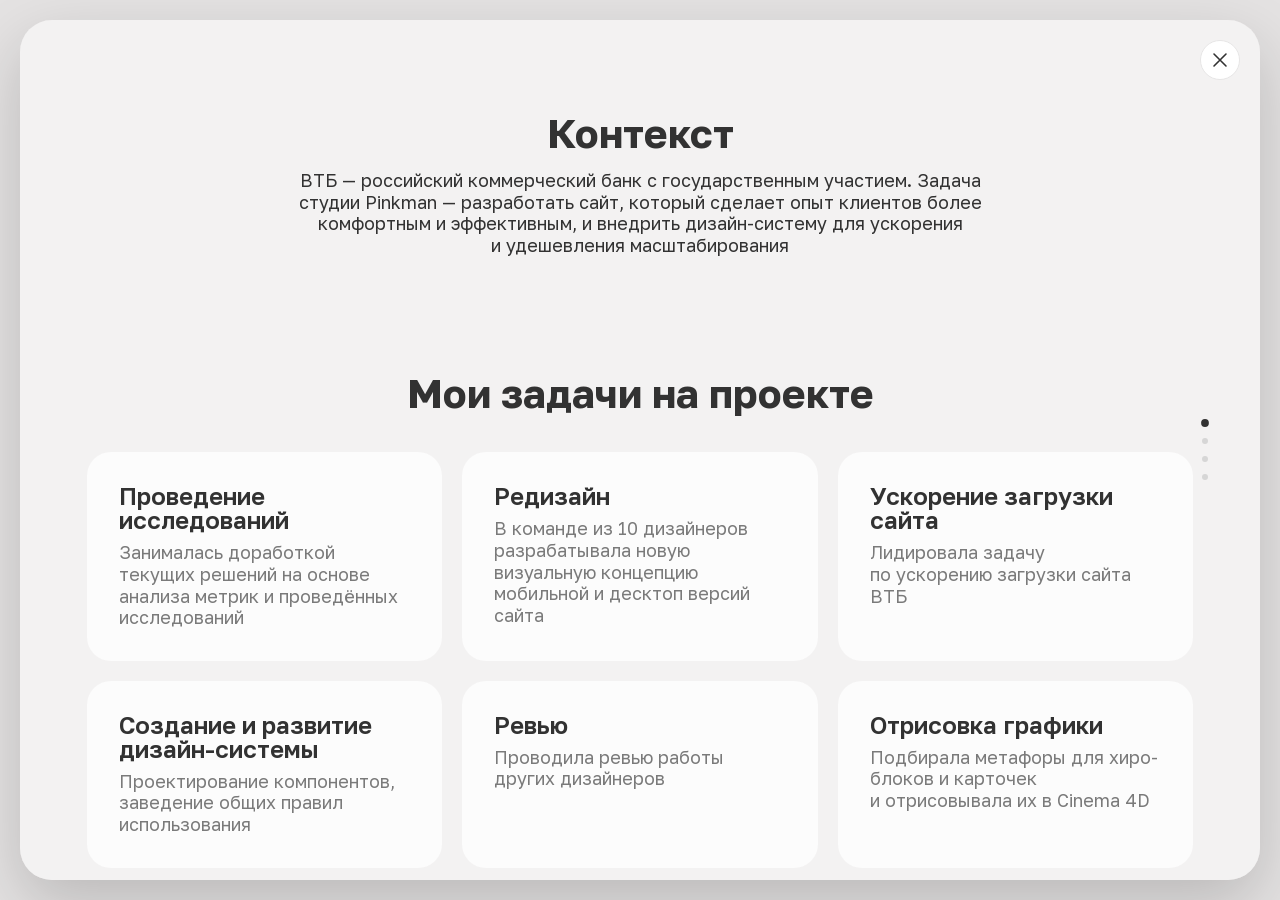
<file: cases/pinkman/vtb/index.html>
<!DOCTYPE html><html lang="ru"><head><meta charset="utf-8"><meta name="viewport" content="width=device-width, initial-scale=1"><meta name="description" content="Редизайн сайта и ускорение загрузки — кейс работы над ВТБ банк в студии Pinkman"><title>ВТБ банк — Pinkman | Ulyana Gribenchenko</title><meta name="astro-view-transitions-enabled" content="true"><meta name="astro-view-transitions-fallback" content="animate"><script type="module" src="/_astro/ClientRouter.astro_astro_type_script_index_0_lang.BPtF_hcX.js"></script><link rel="stylesheet" href="/_astro/_astro_assets.DlFtGVP5.css"><link rel="stylesheet" href="/_astro/case.RozXi8Ep.css"><script type="module" src="/_astro/page.Do0t9NWT.js"></script><style>[data-astro-transition-scope="astro-6rfnnncv-1"] { view-transition-name: case-vtb; }@layer astro { ::view-transition-old(case-vtb) { 
	animation-duration: 180ms;
	animation-timing-function: cubic-bezier(0.76, 0, 0.24, 1);
	animation-fill-mode: both;
	animation-name: astroFadeOut; }::view-transition-new(case-vtb) { 
	animation-duration: 180ms;
	animation-timing-function: cubic-bezier(0.76, 0, 0.24, 1);
	animation-fill-mode: both;
	animation-name: astroFadeIn; }[data-astro-transition=back]::view-transition-old(case-vtb) { 
	animation-duration: 180ms;
	animation-timing-function: cubic-bezier(0.76, 0, 0.24, 1);
	animation-fill-mode: both;
	animation-name: astroFadeOut; }[data-astro-transition=back]::view-transition-new(case-vtb) { 
	animation-duration: 180ms;
	animation-timing-function: cubic-bezier(0.76, 0, 0.24, 1);
	animation-fill-mode: both;
	animation-name: astroFadeIn; } }[data-astro-transition-fallback="old"] [data-astro-transition-scope="astro-6rfnnncv-1"],
			[data-astro-transition-fallback="old"][data-astro-transition-scope="astro-6rfnnncv-1"] { 
	animation-duration: 180ms;
	animation-timing-function: cubic-bezier(0.76, 0, 0.24, 1);
	animation-fill-mode: both;
	animation-name: astroFadeOut; }[data-astro-transition-fallback="new"] [data-astro-transition-scope="astro-6rfnnncv-1"],
			[data-astro-transition-fallback="new"][data-astro-transition-scope="astro-6rfnnncv-1"] { 
	animation-duration: 180ms;
	animation-timing-function: cubic-bezier(0.76, 0, 0.24, 1);
	animation-fill-mode: both;
	animation-name: astroFadeIn; }[data-astro-transition=back][data-astro-transition-fallback="old"] [data-astro-transition-scope="astro-6rfnnncv-1"],
			[data-astro-transition=back][data-astro-transition-fallback="old"][data-astro-transition-scope="astro-6rfnnncv-1"] { 
	animation-duration: 180ms;
	animation-timing-function: cubic-bezier(0.76, 0, 0.24, 1);
	animation-fill-mode: both;
	animation-name: astroFadeOut; }[data-astro-transition=back][data-astro-transition-fallback="new"] [data-astro-transition-scope="astro-6rfnnncv-1"],
			[data-astro-transition=back][data-astro-transition-fallback="new"][data-astro-transition-scope="astro-6rfnnncv-1"] { 
	animation-duration: 180ms;
	animation-timing-function: cubic-bezier(0.76, 0, 0.24, 1);
	animation-fill-mode: both;
	animation-name: astroFadeIn; }</style></head><body><a href="/" class="case-shell__close" aria-label="Закрыть кейс" title="Закрыть"><svg width="16" height="16" viewBox="0 0 16 16" fill="none" aria-hidden="true"><path d="M2 2L14 14M14 2L2 14" stroke="currentColor" stroke-width="1.6" stroke-linecap="round"></path></svg></a><nav class="case-toc" aria-label="Разделы кейса"><div class="case-toc__dots"><a href="#context" class="case-toc__dot" data-section="context" aria-label="Контекст"></a><a href="#tasks" class="case-toc__dot" data-section="tasks" aria-label="Мои задачи"></a><a href="#problems" class="case-toc__dot" data-section="problems" aria-label="Проблемы и решения"></a><a href="#compare" class="case-toc__dot" data-section="compare" aria-label="Было / Стало"></a></div><div class="case-toc__popover-zone"><div class="case-toc__popover"><ul><li><a href="#context" data-section="context">Контекст</a></li><li><a href="#tasks" data-section="tasks">Мои задачи</a></li><li><a href="#problems" data-section="problems">Проблемы и решения</a></li><li><a href="#compare" data-section="compare">Было / Стало</a></li></ul></div></div></nav><div data-astro-transition-scope="astro-6rfnnncv-1" class="case-shell"><div class="case-shell__content"><main><!-- CONTEXT --><section id="context" class="section"><div class="container"><h2 class="section-title">Контекст</h2><p class="card-text" style="max-width: 700px; text-align: center; color: #323232; margin-top: -12px;">ВТБ&nbsp;— российский коммерческий банк с&nbsp;государственным участием. Задача студии Pinkman&nbsp;— разработать сайт, который сделает опыт клиентов более комфортным и&nbsp;эффективным, и&nbsp;внедрить дизайн-систему для&nbsp;ускорения и&nbsp;удешевления масштабирования</p></div></section><!-- MY TASKS --><section id="tasks" class="section"><div class="container"><h2 class="section-title">Мои задачи на&nbsp;проекте</h2><div class="grid-3 reveal" style="margin-top: 10px;"><div class="card bullet"><p class="card-title">Проведение исследований</p><p class="card-text">Занималась доработкой текущих решений на&nbsp;основе анализа метрик и&nbsp;проведённых исследований</p></div><div class="card bullet"><p class="card-title">Редизайн</p><p class="card-text">В&nbsp;команде из&nbsp;10&nbsp;дизайнеров разрабатывала новую визуальную концепцию мобильной и&nbsp;десктоп версий сайта</p></div><div class="card bullet"><p class="card-title">Ускорение загрузки сайта</p><p class="card-text">Лидировала задачу по&nbsp;ускорению загрузки сайта ВТБ</p></div><div class="card bullet"><p class="card-title">Создание и&nbsp;развитие дизайн-системы</p><p class="card-text">Проектирование компонентов, заведение общих правил использования</p></div><div class="card bullet"><p class="card-title">Ревью</p><p class="card-text">Проводила ревью работы других дизайнеров</p></div><div class="card bullet"><p class="card-title">Отрисовка графики</p><p class="card-text">Подбирала метафоры для&nbsp;хиро-блоков и&nbsp;карточек и&nbsp;отрисовывала их&nbsp;в&nbsp;Cinema&nbsp;4D</p></div></div></div></section><!-- PROBLEMS & SOLUTIONS --><section id="problems" class="section"><div class="container"><h2 class="section-title">Основные проблемы и&nbsp;решения</h2><div class="grid-2 reveal" style="margin-top: 10px;"><div class="card bullet"><p class="hyp-label hyp-label--muted">проблема</p><p class="card-title">Громоздкая навигация усложняла путь пользователя</p><p class="card-text">Интерактивное перемещение пунктов усложняло ориентацию на&nbsp;сайте и&nbsp;создавало лишнюю нагрузку для&nbsp;пользователя</p></div><div class="card bullet"><p class="hyp-label">решение</p><p class="card-title">Упростили десктопную навигацию</p><p class="card-text">Переработали структуру и&nbsp;поведение меню так, чтобы путь по&nbsp;сайту стал понятнее, а&nbsp;реализация&nbsp;– проще для&nbsp;разработки</p></div><div class="card bullet"><p class="hyp-label hyp-label--muted">проблема</p><p class="card-title">Сайт загружался слишком медленно</p><p class="card-text">Тяжёлая навигация, перегруженная графика и&nbsp;лишние варианты компонентов влияли на&nbsp;скорость загрузки и&nbsp;могли снижать конверсию</p></div><div class="card bullet"><p class="hyp-label">решение</p><p class="card-title">Оптимизировали дизайн и&nbsp;графику</p><p class="card-text">Упростили тяжёлые элементы, перевели графику в&nbsp;webp и&nbsp;сократили количество вариантов компонентов. Время загрузки сократилось с&nbsp;4&nbsp;до&nbsp;1,7&nbsp;секунды</p></div><div class="card bullet"><p class="hyp-label hyp-label--muted">проблема</p><p class="card-title">Мобильная версия была вторичной</p><p class="card-text">Страницы проектировались от&nbsp;десктопа, поэтому на&nbsp;мобильных устройствах часть сценариев считывалась хуже и&nbsp;требовала дополнительной адаптации</p></div><div class="card bullet"><p class="hyp-label">решение</p><p class="card-title">Сместили фокус на&nbsp;мобильный опыт</p><p class="card-text">Переработали страницы с&nbsp;учётом мобильного использования: адаптивности, читаемости, удобства навигации и&nbsp;доступности контента</p></div><div class="card bullet"><p class="hyp-label hyp-label--muted">проблема</p><p class="card-title">Макеты расходились с&nbsp;продакшеном</p><p class="card-text">Дизайн, разработка и&nbsp;контент жили разрозненно: макеты отличались от&nbsp;финальной реализации, а&nbsp;сборка страниц требовала много ручной синхронизации</p></div><div class="card bullet"><p class="hyp-label">решение</p><p class="card-title">Собрали единую систему для&nbsp;команды</p><p class="card-text">Выстроили связку между дизайн-системой, компонентами в&nbsp;Storybook и&nbsp;интерфейсом сборки страниц для&nbsp;контент-менеджеров</p></div></div></div></section><!-- BEFORE / AFTER --><section id="compare" class="section"><div class="container"><h2 class="section-title">Было / Стало</h2><div class="entry-diagram-scroll reveal" style="margin-top: 24px;"><img src="/_astro/before-1-homepage.BB8srC_n_lJrBw.webp" alt="Главная страница старого сайта ВТБ: плохо расставленные акценты, слишком яркая кнопка онлайн-банка, перегруженная шапка" style="border-radius: 16px;" loading="lazy" decoding="async" width="2048" height="1008"></div><div class="entry-diagram-scroll reveal" style="margin-top: 24px;"><img src="/_astro/before-2-navigation.CrViXtbE_Z1yJ3y2.webp" alt="Навигация старого сайта: несовременное оформление, стоковые изображения не вызывают доверия" style="border-radius: 16px;" loading="lazy" decoding="async" width="2048" height="1022"></div><div class="entry-diagram-scroll reveal" style="margin-top: 24px;"><img src="/_astro/before-4-photostyle.GX8JZitK_Z1D2Hpe.webp" alt="Фотостиль на старом сайте: изображения к баннерам в разном стиле и не отражают сути" style="border-radius: 16px;" loading="lazy" decoding="async" width="2048" height="1018"></div><div class="entry-diagram-scroll reveal" style="margin-top: 40px;"><img src="/_astro/after-1-offers.CQsC_lz__ZuKWMN.webp" alt="Новый блок «Предложения банка» на сайте ВТБ" style="border-radius: 16px;" loading="lazy" decoding="async" width="2048" height="1048"></div><div class="entry-diagram-scroll reveal" style="margin-top: 24px;"><img src="/_astro/after-2-services.DMZe5W4j_ZYogk9.webp" alt="Новый блок «Сервисы для вашего удобства» на сайте ВТБ" style="border-radius: 16px;" loading="lazy" decoding="async" width="2048" height="1042"></div><div class="entry-diagram-scroll reveal" style="margin-top: 24px;"><img src="/_astro/after-3-rate.BU6JHgLB_ZSX7xz.webp" alt="Новый промо-баннер вклада на сайте ВТБ" style="border-radius: 16px;" loading="lazy" decoding="async" width="2048" height="1044"></div></div></section></main></div></div><script type="module">var e=null;document.addEventListener(`astro:page-load`,()=>{e?.();let t=[],n=document.querySelector(`.case-shell__close`);if(n){let e=!1,r=t=>{if(e){t.preventDefault();return}e=!0,document.body.classList.add(`is-closing`);let n=window.history.state;n&&typeof n.index==`number`&&n.index>0&&(t.preventDefault(),history.back())};n.addEventListener(`click`,r),t.push(()=>n.removeEventListener(`click`,r));let i=t=>{t.key===`Escape`&&!e&&n.click()};document.addEventListener(`keydown`,i),t.push(()=>document.removeEventListener(`keydown`,i));let a=t=>{if(e)return;let r=t.target;r.closest(`.case-shell`)||r.closest(`.case-toc`)||r.closest(`.case-shell__close`)||n.click()};document.addEventListener(`click`,a),t.push(()=>document.removeEventListener(`click`,a))}let r=document.querySelector(`.case-toc`),i=document.querySelector(`.case-shell`);if(r&&i){let e=Array.from(r.querySelectorAll(`.case-toc__dot`)),n=Array.from(r.querySelectorAll(`.case-toc__popover a`)),a=e.map(e=>document.getElementById(e.dataset.section??``)).filter(e=>e!==null);if(a.length){let r=t=>{for(let n of e)n.classList.toggle(`is-active`,n.dataset.section===t);for(let e of n)e.classList.toggle(`is-active`,e.dataset.section===t)},o=()=>{let e=a[0];for(let t of a)t.getBoundingClientRect().top<=160&&(e=t);r(e.id)};i.addEventListener(`scroll`,o,{passive:!0}),o();let s=[...e,...n],c=e=>{let t=e.currentTarget;r(t.dataset.section??``)};for(let e of s)e.addEventListener(`click`,c);t.push(()=>{i.removeEventListener(`scroll`,o);for(let e of s)e.removeEventListener(`click`,c)})}}e=()=>t.forEach(e=>e())});</script><script type="module">document.addEventListener(`astro:page-load`,()=>{let e=new IntersectionObserver(t=>{for(let n of t)n.isIntersecting&&(n.target.classList.add(`is-visible`),e.unobserve(n.target))},{threshold:.15});document.querySelectorAll(`.reveal:not(.is-visible)`).forEach(t=>e.observe(t)),document.querySelectorAll(`video[autoplay]`).forEach(e=>{e.readyState===0&&e.load(),e.play().catch(()=>{})})});</script></body></html>
</file>
<file: _astro/_astro_assets.DlFtGVP5.css>
@font-face{font-family:Golos Text;font-style:normal;font-weight:400 700;font-display:swap;src:url(/fonts/golos-text-cyrillic.woff2)format("woff2");unicode-range:U+301,U+400-45F,U+490-491,U+4B0-4B1,U+2116}@font-face{font-family:Golos Text;font-style:normal;font-weight:400 700;font-display:swap;src:url(/fonts/golos-text-latin.woff2)format("woff2");unicode-range:U+??,U+131,U+152-153,U+2BB-2BC,U+2C6,U+2DA,U+2DC,U+304,U+308,U+329,U+2000-206F,U+20AC,U+2122,U+2191,U+2193,U+2212,U+2215,U+FEFF,U+FFFD}:root{--bg:#f3f2f2;--card:#fcfcfc;--card-alt:#fff;--border:#e6e5e5;--ink:#323232;--ink-soft:#7a7a7a;--accent:#ff7a38;--accent-ink:#fff;--font-body:"Golos Text", "Helvetica Neue", Helvetica, Arial, sans-serif;--text-h1:32px;--text-h1-lh:1.05;--text-h2:26px;--text-h2-lh:.95;--text-h3:19px;--text-h3-lh:1.1;--text-body:16px;--text-body-lh:1.3;--text-small:13px;--text-small-lh:.95;--space-1:8px;--space-2:16px;--space-3:24px;--space-4:32px;--space-5:48px;--space-6:64px;--space-7:96px;--radius-card:24px;--radius-img:24px;--content-width:1280px;--page-pad:24px}@media (width>=900px){:root{--text-h1:64px;--text-h1-lh:.90625;--text-h2:40px;--text-h2-lh:.85;--text-h3:24px;--text-h3-lh:1;--text-body:18px;--text-body-lh:1.2;--text-small:14px;--text-small-lh:.857;--page-pad:67px}}*{box-sizing:border-box}html,body{margin:0;padding:0}body{background:var(--bg);color:var(--ink);font-family:var(--font-body);font-size:var(--text-body);line-height:var(--text-body-lh);-webkit-font-smoothing:antialiased}img{max-width:100%;height:auto;display:block}.container{max-width:var(--content-width);padding:0 var(--page-pad);margin:0 auto}h1,h2,h3,p{margin:0}.eyebrow{font-size:var(--text-h2);line-height:var(--text-h2-lh);color:var(--accent);text-align:center;font-weight:700}.section-title{font-size:var(--text-h2);line-height:var(--text-h2-lh);color:var(--ink);text-align:center;text-wrap:balance;font-weight:700}.card-title{font-size:var(--text-h3);line-height:var(--text-h3-lh);color:var(--ink);font-weight:600}.card-text{font-size:var(--text-body);line-height:var(--text-body-lh);color:var(--ink-soft)}.card{background:var(--card);border-radius:var(--radius-card);padding:var(--space-4)}.card--white{background:var(--card-alt)}@media (prefers-reduced-motion:no-preference){.reveal{opacity:0;transition:opacity .6s,transform .6s;transform:translateY(16px)}.reveal.is-visible{opacity:1;transform:translateY(0)}::view-transition-group(*){animation-duration:.55s;animation-timing-function:cubic-bezier(.5,.05,.2,1)}::view-transition-old(*),::view-transition-new(*){animation-duration:.5s;mix-blend-mode:normal!important}}.hub-page{background:var(--card-alt);position:relative}.hub-section{padding-block:32px}@media (width>=900px){.hub-section{padding-block:60px}.hub-section:first-of-type{padding-top:96px}}.hub-about{text-align:center;flex-direction:column;align-items:center;gap:48px;display:flex;position:relative}.hub-about__photo{width:159px}.hub-about__photo img{width:100%;height:auto;display:block}@media (width>=900px){.hub-about__photo{width:247px}}.hub-about__body{flex-direction:column;align-items:center;gap:22px;width:100%;display:flex}.hub-about__title{font-size:var(--text-h1);line-height:var(--text-h1-lh);text-wrap:balance;font-weight:700}.hub-about__text{max-width:640px;font-size:var(--text-body);color:var(--ink);line-height:1.55}.hub-about__text p{margin:0}.hub-about__text p+p{margin-top:4px}@media (width>=900px){.hub-about__text{font-size:24px;line-height:30.8px}.hub-about__text p+p{margin-top:6px}}.hub-about__logo-wrap{white-space:nowrap}.hub-about__logo{object-fit:cover;vertical-align:middle;border-radius:50%;width:20px;height:20px;margin-left:4px;display:inline-block;position:relative;top:-.12em}@media (width>=900px){.hub-about__logo{width:26px;height:26px}}.hub-about__links{align-items:center;gap:20px;display:flex}.hub-about__link{color:var(--ink);font-weight:400;font-size:var(--text-body);align-items:center;gap:2px;text-decoration:none;display:inline-flex}.hub-about__link--resume{position:relative;left:-9px}@media (width>=900px){.hub-about__link{text-align:center;justify-content:center;width:138px;font-size:24px}}.hub-about__arrow{vertical-align:middle;flex-shrink:0;position:relative;top:1.5px}.hub-about__arrow--down{top:.5px}.hub-underline{display:inline-block;position:relative}.hub-underline__svg{pointer-events:none;width:100%;height:10px;position:absolute;top:100%;left:0;overflow:visible}.hub-underline__svg path{stroke:#fb68be;stroke-width:2px;stroke-linecap:round;vector-effect:non-scaling-stroke;stroke-dasharray:var(--underline-length,1000);stroke-dashoffset:var(--underline-length,1000);transition:stroke-dashoffset .45s ease-in}@media (prefers-reduced-motion:reduce){.hub-underline__svg path{transition:none}}.hub-about__link:hover .hub-underline__svg path,.hub-about__link:focus-visible .hub-underline__svg path{stroke-dashoffset:0;transition-duration:.6s;transition-timing-function:cubic-bezier(.65,0,.35,1)}.company-block{background:#f5f4f5;border-radius:32px;flex-direction:column;gap:32px;padding:20px;display:flex}@media (width>=900px){.company-block{border-radius:48px;gap:42px;max-width:1520px;margin:0 auto;padding:120px}}.company-block__header{text-align:center;flex-direction:column;align-items:center;gap:8px;display:flex}@media (width>=900px){.company-block__header{gap:12px}}.company-block__period{color:#18181b;font-size:16px;font-weight:600}@media (width>=900px){.company-block__period{font-size:18px;font-weight:500}}.company-block__title{color:#18181b;font-size:40px;font-weight:700;line-height:36px}@media (width>=900px){.company-block__title{font-size:var(--text-h1);line-height:var(--text-h1-lh)}}.company-block__desc{color:#18181b;max-width:634px;font-size:16px;line-height:22px}@media (width>=900px){.company-block__desc{font-size:18px;line-height:24px}}.company-block__rows{flex-direction:column;gap:20px;display:flex}.company-block__row{grid-template-columns:1fr;gap:20px;display:grid}@media (width>=900px){.company-block__row{grid-template-columns:repeat(2,1fr)}}#ahapay-projects,#fonbet-projects,#pinkman-projects,#closing{margin-top:20px;padding-block:0}.closing__frame{background:#fff;border-radius:32px 32px 0 0;padding:56px 24px 0;position:relative;overflow:visible}@media (width>=900px){.closing__frame{border-radius:48px 48px 0 0;padding:0}}.closing__stage{z-index:1;position:relative;container-type:inline-size}@media (width>=900px){.closing__stage{max-width:1438px;margin:0 auto;padding:7.78cqw 0 6.95cqw}}.closing__row{text-align:center;flex-direction:column;align-items:center;gap:14px;display:flex}@media (width>=900px){.closing__row{text-align:left;padding:0 8.34cqw;flex-direction:row;align-items:flex-start;gap:.7cqw;padding-left:calc(120px + -1*clamp(0px,min(100vw,1520px)/2 - 719px,41px));position:relative}}.closing__title{color:#fb68be;text-align:center;font-size:clamp(36px,10vw,60px);font-weight:700;line-height:.75em}@media (width>=900px){.closing__title{font-size:var(--closing-fs);letter-spacing:-.06em;text-align:left;margin-left:-.027em;line-height:.73em}.closing__head{--closing-fs:calc((min(100vw, 1520px) - 240px) / 5.8);flex:none;width:max-content;position:relative}}.closing__desc{color:var(--ink-soft);text-align:center;max-width:320px;font-size:15px;line-height:19px}@media (width>=900px){.closing__desc{right:calc(var(--closing-fs) * -.01);top:calc(var(--closing-fs) * .465);width:max-content;max-width:none;font-size:max(14px, calc(var(--closing-fs) * .08));letter-spacing:0;text-align:right;line-height:1.25em;position:absolute}}@media (width>=900px) and (width<=1199px){.closing__desc{width:auto;margin:calc(var(--closing-fs) * .14) calc(var(--closing-fs) * -.01) 0 0;position:static}}.closing__flower{display:none}.closing__flower .hub-flower,.closing__flower .hub-flower__img{width:100%;height:100%}.closing__pile{width:130px;height:148px;margin:52px auto 0;position:relative}@media (width>=900px){.closing__pile{width:100%;height:21.9cqw;margin-top:52px}}.closing__photo{opacity:0;pointer-events:none;border-radius:13px;width:90px;height:119px;transition:left .45s cubic-bezier(.22,1,.36,1),top .45s cubic-bezier(.22,1,.36,1),width .45s cubic-bezier(.22,1,.36,1),height .45s cubic-bezier(.22,1,.36,1),transform .45s cubic-bezier(.22,1,.36,1),opacity .3s,translate .25s;position:absolute;overflow:hidden;box-shadow:0 8px 20px #0000002e}.closing__photo img{object-fit:cover;width:100%;height:100%;display:block}.closing__photo:after{content:"";background:#0003;position:absolute;inset:0}.closing__photo--card{background:#fb68be}.closing__photo--ski:after,.closing__photo--card:after{content:none}.closing__photo--ski{opacity:1;z-index:6;border-radius:13px;width:93px;height:124px;top:13px;left:14px;transform:rotate(0)}.closing__photo--card{opacity:1;z-index:5;border-radius:13px;width:89px;height:119px;top:20px;left:27px;transform:rotate(15deg)}.closing__photo--surf{opacity:1;z-index:1;border-radius:13px;width:91px;height:121px;top:10px;left:14px;transform:rotate(-15deg)}.closing__photo--cat{z-index:2;top:5px;left:33px;transform:rotate(-10deg)}.closing__photo--raincoat{z-index:3;top:6px;left:35px;transform:rotate(-5deg)}.closing__photo--dog{z-index:4;top:3px;left:36px;transform:rotate(6deg)}@media (width<=899px){.closing__pile{width:100vw;height:66vw;margin:40px 0 0 calc(50% - 50vw);overflow:hidden}.closing__pile .closing__photo{opacity:0}.closing__pile .closing__photo:after{content:none}.closing__pile .closing__photo--surf,.closing__pile .closing__photo--ski{opacity:1;z-index:1;border-radius:6vw;width:56vw;height:75vw;top:8vw}.closing__pile .closing__photo--surf{left:-16vw;transform:rotate(-16deg)}.closing__pile .closing__photo--ski{left:60vw;transform:rotate(16deg)}.closing__pile .closing__photo--card{opacity:1;z-index:2;pointer-events:auto;border-radius:7.3vw;width:51.2vw;height:68.2vw;top:0;left:24.4vw;transform:none}}@media (width>=900px){.closing__photo{border-radius:1.95cqw;width:13.53cqw;height:18.03cqw}.closing__photo--surf{border-radius:1.95cqw;width:13.45cqw;height:17.93cqw;top:1.44cqw;left:42.46cqw;transform:rotate(-15deg)}.closing__photo--card{border-radius:1.95cqw;width:13.17cqw;height:17.56cqw;top:2.94cqw;left:44.41cqw;transform:rotate(15deg)}.closing__photo--ski{border-radius:1.95cqw;width:13.77cqw;height:18.36cqw;top:1.93cqw;left:42.4cqw;transform:rotate(.12deg)}.closing__photo--cat{top:5cqw;left:41cqw;transform:rotate(-10deg)}.closing__photo--raincoat{top:5.5cqw;left:42cqw;transform:rotate(-5deg)}.closing__photo--dog{top:4cqw;left:43cqw;transform:rotate(6deg)}.closing__pile:hover .closing__photo{opacity:1;pointer-events:auto}.closing__pile:hover .closing__photo--card:hover{translate:0 -10px}.closing__pile:hover .closing__photo--ski{top:1.13cqw;left:66.45cqw;transform:rotate(-5.29deg)}.closing__pile:hover .closing__photo--card{top:2.65cqw;left:81.82cqw;transform:rotate(6.1deg)}.closing__pile:hover .closing__photo--cat{top:1.98cqw;left:35.51cqw;transform:rotate(-4.09deg)}.closing__pile:hover .closing__photo--raincoat{top:2.61cqw;left:20.22cqw;transform:rotate(-2.5deg)}.closing__pile:hover .closing__photo--dog{top:1.12cqw;left:51.3cqw;transform:rotate(2.51deg)}.closing__pile:hover .closing__photo--surf{top:2.63cqw;left:5.44cqw;transform:rotate(-3.44deg)}}.project-card{color:inherit;background:#fff;border-radius:22px;flex-direction:column;align-items:center;gap:16px;padding:24px 24px 0;text-decoration:none;transition:transform .2s;display:flex;position:relative;overflow:hidden}.project-card--link:hover{transform:translateY(-4px)}.project-card--soon{cursor:default}@media (width>=900px){.project-card{border-radius:28px;gap:24px;padding:34px 32px 0}}.project-card__text{text-align:center;flex-direction:column;align-items:center;gap:10px;width:100%;display:flex}.project-card__title{color:var(--ink);font-size:24px;font-weight:700;line-height:26px}@media (width>=900px){.project-card__title{font-size:32px;line-height:28px}}.project-card__subtitle{color:#71717a;font-size:16px;line-height:20px}.project-card__thumb{justify-content:center;align-items:flex-start;width:100%;height:260px;display:flex;position:relative;overflow:hidden}@media (width>=900px){.project-card__thumb{flex:1;height:auto;min-height:0}}.project-card__thumb--phone{height:318px}@media (width>=900px){.project-card__thumb--phone{flex:none;height:346px}}.project-card__crop{width:223px;height:100%;overflow:hidden}@media (width>=900px){.project-card__crop{width:243px}}.project-card__crop--wide{border-radius:22px 22px 0 0;width:100%}@media (width>=900px){.project-card__crop--wide{border-radius:28px 28px 0 0}}.project-card__thumb--wide{width:calc(100% + 48px);margin:0 -24px}@media (width>=900px){.project-card__thumb--wide{flex:none;width:calc(100% + 64px);height:355px;margin:0 -32px}}.project-card__crop--wide img{object-fit:cover;object-position:top;width:100%;height:100%;display:block}.project-card__thumb--wide-inset{width:100%;height:318px}@media (width>=900px){.project-card__thumb--wide-inset{height:346px}}.project-card__crop--wide-inset{width:100%;height:100%;overflow:hidden}.project-card__crop--wide-inset img{object-fit:cover;width:100%;height:100%;display:block}.project-card__phone{aspect-ratio:786/1599;flex-shrink:0;width:100%;position:relative}.project-card__phone-shot{object-fit:cover;object-position:top;width:90.59%;height:96%;display:block;position:absolute;top:2%;left:4.83%}.project-card__phone-frame{pointer-events:none;width:100%;height:100%;position:absolute;inset:0}.project-card__phone-screen-placeholder{background:linear-gradient(160deg, #ff9a6a 0%, var(--accent) 100%);border-radius:20px;width:90.59%;height:96%;position:absolute;top:2%;left:4.83%}.project-card__mockup{width:100%;height:auto;display:block}.hub-sticky-nav{z-index:200;background:var(--card-alt);visibility:hidden;border-radius:0 0 32px 32px;justify-content:center;align-items:center;gap:20px;padding-block:16px;transition:transform .25s,visibility 0s linear .25s;display:flex;position:fixed;top:0;left:0;right:0;transform:translateY(calc(-100% - 20px))}.hub-sticky-nav.is-visible{visibility:visible;transition:transform .25s,visibility linear;transform:translateY(0)}@media (width>=900px){.hub-sticky-nav{border-radius:0 0 48px 48px}}.hub-flower{z-index:50;cursor:pointer;outline:none;justify-content:center;align-items:center;display:inline-flex;position:relative}.hub-flower__img{transform-origin:50%;width:34px;height:34px;display:block}.hub-flower__confetti{pointer-events:none;position:absolute;inset:0;overflow:visible}.hub-confetti-particle{will-change:translate, rotate, scale, opacity;animation-name:hub-confetti-fly;animation-timing-function:ease-out;animation-fill-mode:forwards;position:absolute;top:50%;left:50%}.hub-confetti-particle.is-tag{z-index:1}.hub-confetti-particle img{max-width:none}@media (prefers-reduced-motion:no-preference){@keyframes hub-flower-rampup{0%{transform:rotate(0)}to{transform:rotate(720deg)}}@keyframes hub-flower-steady{0%{transform:rotate(0)}to{transform:rotate(360deg)}}.hub-flower__img.is-ramping{animation:.9s cubic-bezier(.55,.05,.9,.35) forwards hub-flower-rampup}.hub-flower__img.is-steady{animation:.7s linear infinite hub-flower-steady}@keyframes hub-flower-intro-hint{0%{transform:rotate(0)}to{transform:rotate(1080deg)}}.hub-flower__img.is-intro-hint{animation:5s cubic-bezier(.16,1,.3,1) forwards hub-flower-intro-hint}@keyframes hub-confetti-fly{0%{opacity:1;translate:-50% -50%;rotate:0deg;scale:.6}45%{translate:calc(-50% + var(--dx-mid)) calc(-50% - (var(--rise) * .5));rotate:calc(var(--rot) * .55);scale:.9}65%{opacity:1}to{translate:calc(-50% + var(--dx)) calc(-50% - var(--rise));rotate:var(--rot);opacity:0;scale:1}}}.astro-route-announcer{clip:rect(0 0 0 0);clip-path:inset(50%);white-space:nowrap;width:1px;height:1px;position:absolute;top:0;left:0;overflow:hidden}@keyframes astroFadeInOut{0%{opacity:1}to{opacity:0}}@keyframes astroFadeIn{0%{opacity:0;mix-blend-mode:plus-lighter}to{opacity:1;mix-blend-mode:plus-lighter}}@keyframes astroFadeOut{0%{opacity:1;mix-blend-mode:plus-lighter}to{opacity:0;mix-blend-mode:plus-lighter}}@keyframes astroSlideFromRight{0%{transform:translate(100%)}}@keyframes astroSlideFromLeft{0%{transform:translate(-100%)}}@keyframes astroSlideToRight{to{transform:translate(100%)}}@keyframes astroSlideToLeft{to{transform:translate(-100%)}}@media (prefers-reduced-motion){::view-transition-group(*),::view-transition-old(*),::view-transition-new(*),[data-astro-transition-scope]{animation:none!important}}
</file>
<file: _astro/case.RozXi8Ep.css>
.hero-phone{aspect-ratio:734/1466;--hero-mask:url(/case-assets/hero-video-mask.png);width:100%;max-width:280px;-webkit-mask-image:var(--hero-mask);mask-image:var(--hero-mask);background:#000;margin:0 auto;position:relative;overflow:hidden;mask-size:100% 100%;mask-repeat:no-repeat}.hero-phone video{object-fit:cover;width:100%;height:100%;display:block}.scenario-phone{aspect-ratio:732/1466;cursor:pointer;background:#000;width:100%;max-width:220px;margin:0 auto;position:relative;overflow:hidden;mask-image:url(/case-assets/limits-scenario-mask.png);mask-size:100% 100%;mask-repeat:no-repeat}.scenario-phone video{object-fit:cover;width:100%;height:100%;display:block}.flow-phone{aspect-ratio:732/1466;cursor:pointer;background:#000;width:100%;max-width:262px;margin:0 auto;position:relative;overflow:hidden;mask-image:url(/case-assets/order-preview-scenario-mask.png);mask-size:100% 100%;mask-repeat:no-repeat}.flow-phone video{object-fit:cover;width:100%;height:100%;display:block}.phone-loader{opacity:0;pointer-events:none;background:#0000008c;flex-direction:column;justify-content:center;align-items:center;gap:12px;transition:opacity .25s;display:flex;position:absolute;inset:0}.phone-loader.is-visible{opacity:1}.phone-loader__spinner{border:3px solid #ffffff4d;border-top-color:#fff;border-radius:50%;width:26px;height:26px;animation:.8s linear infinite phone-loader-spin}@keyframes phone-loader-spin{to{transform:rotate(360deg)}}.phone-loader__text{text-align:center;color:#fff;max-width:140px;font-size:13px;line-height:1.3}.phone-hint{opacity:1;pointer-events:none;background:#00000080;flex-direction:column;justify-content:center;align-items:center;gap:10px;transition:opacity .25s;display:flex;position:absolute;inset:0}.phone-hint.is-hidden{opacity:0}.phone-hint__circle{background:#ffffff38;border:1.5px solid #fff9;border-radius:50%;justify-content:center;align-items:center;width:44px;height:44px;display:flex}.phone-hint__circle svg{width:15px;height:15px}.phone-hint__text{max-width:140px;font-size:var(--text-small);text-align:center;color:#fff;line-height:1.3}.flow-diagram-scroll{width:100%;overflow-x:auto}.flow-diagram-scroll img{border-radius:32px;width:auto;max-width:none;height:480px;display:block}@media (width<=899px){.flow-diagram-scroll img{height:320px}}.flow-lens{border:1px solid var(--border);background:var(--card-alt);z-index:60;pointer-events:none;border-radius:24px;width:640px;max-width:40vw;height:500px;display:none;position:fixed;top:50%;right:40px;overflow:hidden;transform:translateY(-50%);box-shadow:0 16px 40px #0000002e}.flow-lens.is-active{display:block}.flow-lens__img{border-radius:0;max-width:none;position:absolute;top:0;left:0}@media (width<=899px){.flow-lens{display:none!important}}.entry-diagram-scroll{width:100%;max-width:1100px;margin:0 auto}.hero-belt{--belt-w:calc(280px * 3840 / 734);width:var(--belt-w);max-width:none;margin-left:calc(50% - var(--belt-w) / 2);aspect-ratio:3840/1392;position:relative;container-type:inline-size}.entry-diagram-scroll .hero-belt img{max-width:none;height:auto;position:absolute}.hero-belt__phone{z-index:1}.hero-belt__card{z-index:3;transform:translate(calc(var(--dx,0) * 1cqw), calc(var(--dy,0) * 1cqw)) scale(var(--s,1))}@media (width<=899px){.hero-main-desktop{display:none}}.entry-diagram-scroll img{width:100%;height:auto;display:block}@media (width<=899px){.entry-diagram-scroll{overflow-x:auto}.entry-diagram-scroll img{width:auto;max-width:none;height:340px}}.phone-mock{aspect-ratio:786/1599;width:100%;max-width:220px;margin:0 auto;position:relative}.phone-mock__shot{object-fit:cover;object-position:top;width:90.59%;height:96%;display:block;position:absolute;top:2%;left:4.83%}.phone-mock__frame{pointer-events:none;width:100%;height:100%;position:absolute;inset:0}.shot,.callout-shot{width:100%;max-width:260px;margin:0 auto}.shot img,.callout-shot img{width:100%;height:auto;display:block}.callout-shot{max-width:240px}.mockup-caption{text-align:center;flex-direction:column;align-items:center;gap:6px;display:flex}.mockup-caption__title{font-size:var(--text-h3);line-height:var(--text-h3-lh);color:var(--ink);font-weight:700}.mockup-caption__subtitle{color:var(--ink-soft);font-size:18px;font-weight:500;line-height:18px}.section{padding-block:32px;position:relative}@media (width>=900px){.section{padding-block:60px}.section:first-of-type{padding-top:96px}.section:last-of-type{padding-bottom:96px}}.section>.container{align-items:center;gap:var(--space-4);flex-direction:column;display:flex}.hero .container{gap:24px}.hero__titleblock{flex-direction:column;align-items:center;gap:12px;width:100%;display:flex}@media (width>=900px){.hero .container{gap:70px}.hero__titleblock{gap:20px;position:relative}}.hero__title{font-size:var(--text-h1);line-height:var(--text-h1-lh);text-align:center;text-wrap:balance;font-weight:700}.hero__squiggle{display:none}@media (width>=900px){.hero__squiggle{width:182px;display:block;position:absolute;top:-4px;left:calc(71.5% + 34px)}}.grid-3{grid-template-columns:1fr;gap:20px;width:100%;display:grid}@media (width>=900px){.grid-3{grid-template-columns:repeat(3,1fr)}}.bullet{flex-direction:column;align-items:flex-start;display:flex}.bullet>*+*{margin-top:10px}.bullet>.hyp-label+*,.bullet>.badge+*{margin-top:24px}.compare{align-items:center;gap:var(--space-5);flex-direction:column;width:100%;display:flex;position:relative}@media (width>=900px){.compare{flex-direction:row;justify-content:center;gap:90px}}.compare__col{align-items:center;gap:var(--space-3);flex-direction:column;display:flex}.compare__pair{align-items:center;gap:12px;display:flex}.compare__pair .shot{max-width:228px}.why-ui{gap:var(--space-4);flex-direction:column;width:100%;display:flex}@media (width>=900px){.why-ui{flex-direction:row;align-items:flex-start;gap:48px}.why-ui__text{gap:var(--space-3);flex-direction:column;flex:1;display:flex}.why-ui__diagram{flex:1;justify-content:center;display:flex}}.why-ui__text{gap:var(--space-3);flex-direction:column;display:flex}.annotated{display:none}.simple-list{gap:var(--space-2);flex-direction:column;width:100%;display:flex}.simple-list__item{gap:var(--space-2);font-size:var(--text-body);line-height:var(--text-body-lh);color:var(--ink-soft);align-items:flex-start;display:flex}.simple-list__dot{background:var(--accent);border-radius:50%;flex:none;width:6px;height:6px;margin-top:9px}.callout-list{gap:var(--space-2);flex-direction:column;width:100%;max-width:320px;margin:0 auto;display:flex}.callout-list__item{gap:var(--space-2);font-size:var(--text-small);color:var(--ink-soft);align-items:flex-start;display:flex}.callout-list__dot{background:var(--accent);border-radius:50%;flex:none;width:6px;height:6px;margin-top:7px}.annotated-img{width:100%;max-width:480px;margin:0 auto}@media (width>=900px){.callout-list{display:none}}@media (width<=899px){.annotated-img{display:none}}.interview-photo{width:100%;max-width:380px;margin:0 auto}.grid-2{grid-template-columns:1fr;gap:20px;width:100%;display:grid}@media (width>=900px){.grid-2{grid-template-columns:1fr 1fr}#flow-compare-grid{justify-content:center;gap:114px;display:flex}#flow-compare-grid>div{width:262px}.span-rows-3{grid-row:span 3;align-self:start;position:sticky;top:32px}}.hyp-label{font-size:var(--text-body);color:#fb68be}.hyp-label--muted{color:var(--ink-soft)}.badge{color:#fb68be;font-size:var(--text-body);align-items:center;gap:8px;width:fit-content;display:inline-flex}.results-grid{grid-template-columns:1fr;gap:20px;width:100%;display:grid}@media (width>=900px){.results-grid{grid-template-columns:1fr 1fr}}.stat-pair{grid-template-columns:1fr;gap:20px;display:grid}@media (width>=500px){.stat-pair{grid-template-columns:1fr 1fr}}.stat-tag{font-size:var(--text-body);color:#fb68be;margin-bottom:12px}.stat-tag--muted{color:var(--ink-soft)}.stat-value{font-size:var(--text-h2);white-space:nowrap;align-items:center;gap:8px;margin:auto 0;font-weight:700;display:flex}.stat-value img{width:26px;height:auto}.stat-label{font-size:var(--text-body);color:var(--ink-soft);margin-top:12px}.case-shell__close{z-index:100;background:var(--card-alt);width:40px;height:40px;color:var(--ink);border:1px solid var(--border);border-radius:50%;justify-content:center;align-items:center;transition:background .15s,color .15s,border-color .15s;display:flex;position:fixed;top:20px;right:20px}.case-shell__close:hover{background:var(--ink);color:var(--card-alt);border-color:var(--ink)}.case-shell{background:var(--bg);position:fixed;inset:0;overflow:hidden auto}body.is-closing .case-shell,body.is-closing .case-shell__close,body.is-closing .case-toc{pointer-events:none}body:has(.case-shell){background:#e4e2e2;overflow:hidden}@media (width>=900px){.case-shell{border-radius:32px;inset:20px;box-shadow:0 24px 64px #0000002e}.case-shell__close{top:40px;right:40px}}.case-toc{display:none}@media (width>=900px){.case-toc{z-index:90;display:block;position:fixed;top:50%;right:64px;transform:translateY(-50%)}}.case-toc__dots{flex-direction:column;align-items:center;gap:12px;padding:8px;display:flex}.case-toc__dot{background:#d6d6d6;border-radius:50%;width:6px;height:6px;transition:background .15s,transform .15s}.case-toc__dot.is-active{background:var(--ink);transform:scale(1.3)}.case-toc__popover-zone{opacity:0;visibility:hidden;pointer-events:none;padding-right:16px;transition:opacity .15s;position:absolute;top:50%;right:100%;transform:translateY(-50%)}.case-toc:hover .case-toc__popover-zone,.case-toc:focus-within .case-toc__popover-zone{opacity:1;visibility:visible;pointer-events:auto}.case-toc__popover{background:var(--card-alt);border-radius:var(--radius-card);padding:var(--space-3);width:max-content;max-width:260px;box-shadow:0 12px 32px #00000024}.case-toc__popover ul{flex-direction:column;gap:10px;margin:0;padding:0;list-style:none;display:flex}.case-toc__popover a{font-size:var(--text-small);color:var(--ink-soft);line-height:1.3;text-decoration:none;transition:color .15s;display:block}.case-toc__popover a:hover{color:var(--ink)}.case-toc__popover a.is-active{color:var(--ink);font-weight:600}
</file>
